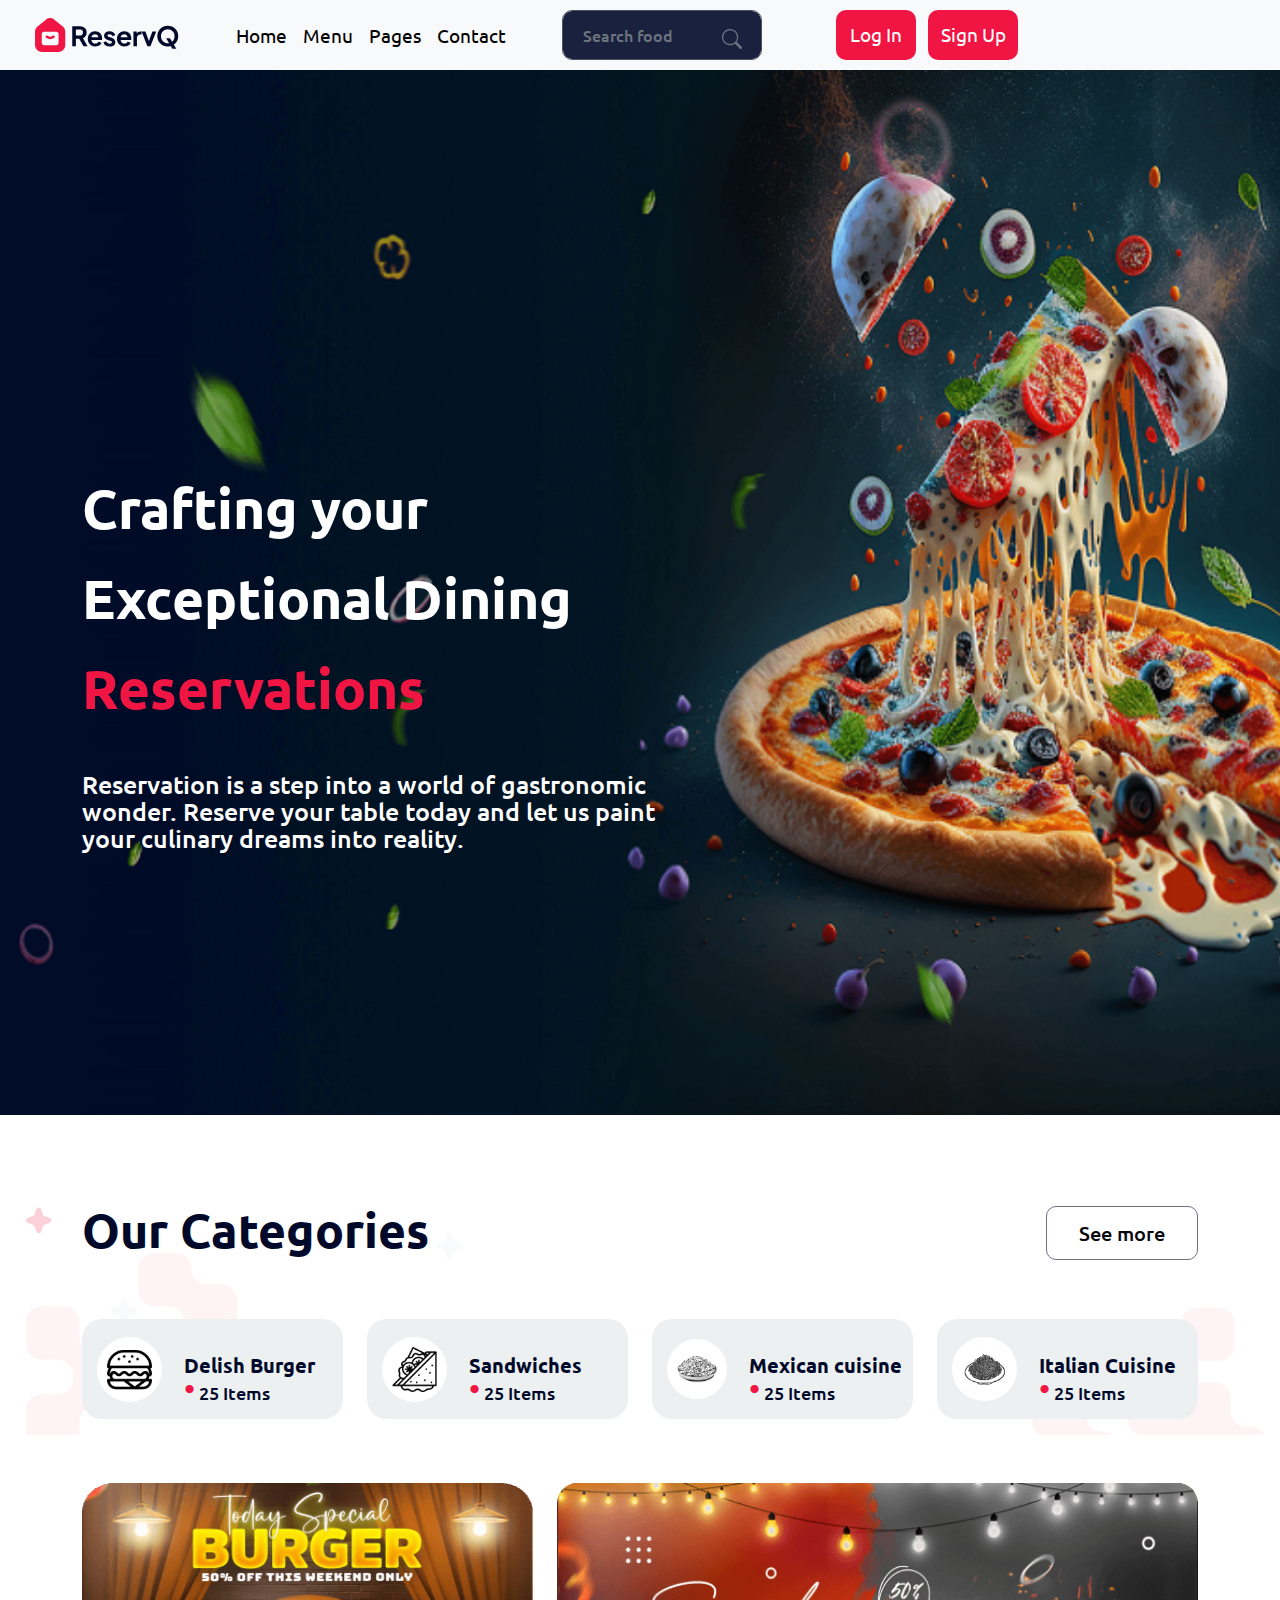
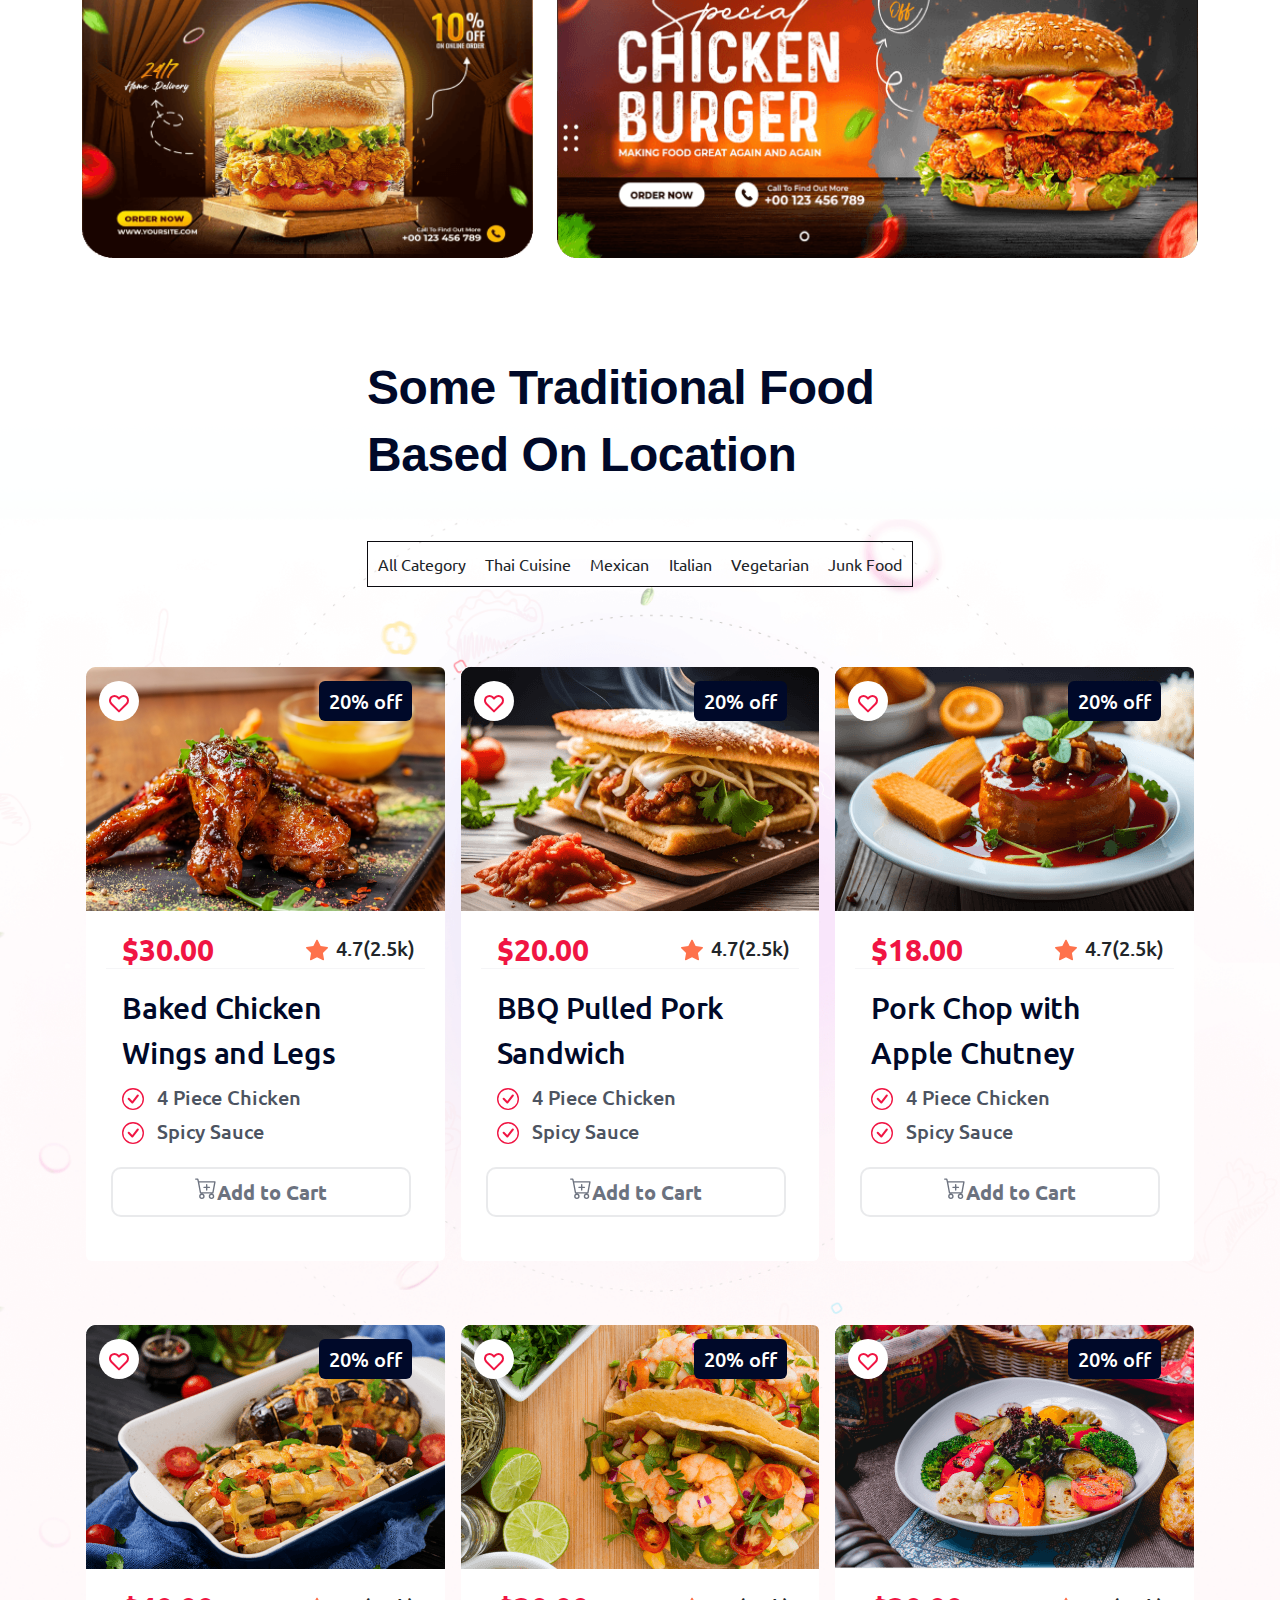
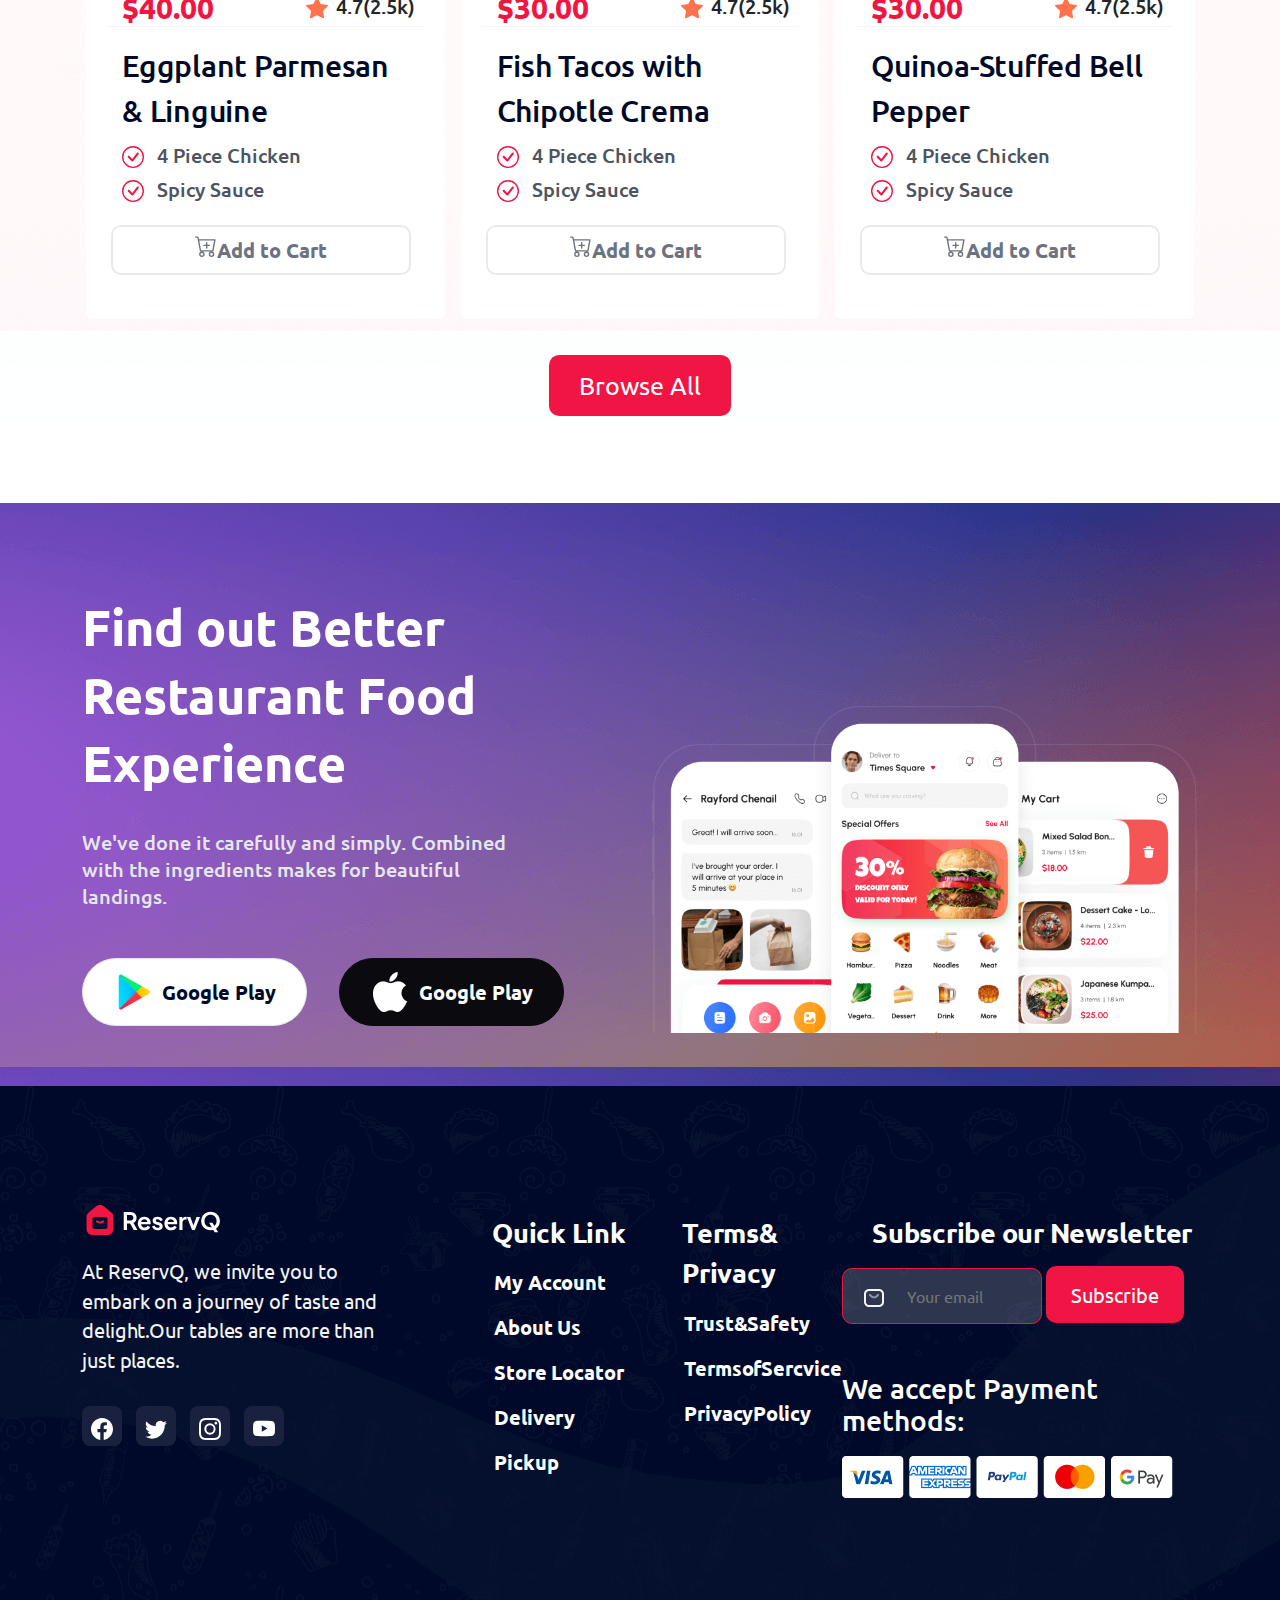
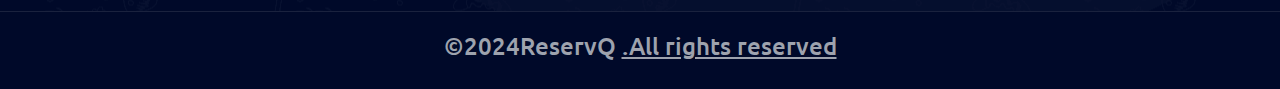
<file: index.html>
<!DOCTYPE html>
<html lang="en">
<head>
    <meta charset="UTF-8">
    <meta name="viewport" content="width=device-width, initial-scale=1.0">

    <link rel="stylesheet" href="BootstrapClass/css/bootstrap.css">
    <link rel="stylesheet" href="BootstrapClass/fontawesome/css/all.css">
    <link rel="stylesheet" href="index.css">
    <link rel="preconnect" href="https://fonts.googleapis.com">
<link rel="preconnect" href="https://fonts.gstatic.com" crossorigin>
<link href="https://fonts.googleapis.com/css2?family=Inter:ital,opsz,wght@0,14..32,100..900;1,14..32,100..900&family=Playfair+Display:ital,wght@0,400..900;1,400..900&family=Ubuntu:ital,wght@0,300;0,400;0,500;0,700;1,300;1,400;1,500;1,700&display=swap" rel="stylesheet">
    <title>Document</title>
</head>
<body>
    <!-- Header start -->

    <header class="header">
        <div class="container">
            <div class="row">
                <div class="col-lg-12">
                    <nav class="navbar navbar-expand-lg navbar-light bg-light fixed-top">
    
                        <img src="pictures/images/logo/logo-header.svg" alt="">
        
                        <button class="navbar-toggler" type="button" data-bs-toggle="collapse" data-bs-target="#myMenu" aria-controls="myMenu" aria-expanded="false" aria-label="Toggle navigation">
                            <span class="navbar-toggler-icon"></span>
                        </button>
                        <div class="collapse navbar-collapse" id="myMenu">
                            <ul class="navbar-nav mx-5 mb-2 mb-lg-0">
                                <li class="nav-item">
                                    <a style="color: #000;" href="index.html" class="nav-link">Home</a>
                                </li>
                                <li class="nav-item">
                                    <a style="color: #000;" href="food-menu.html" class="nav-link">Menu</a>
                                </li>
                                <li class="nav-item d-none d-lg-flex">
                                    <a style="color: #000;" href="blog.html" class="nav-link">Pages</a>
                                </li>
                                <li class="nav-item d-lg-none d-flex">
                                    <a style="color: #000;" href="about-us.html" class="nav-link">About Us</a>
                                </li>
                                <li class="nav-item d-lg-flex" d-flex>
                                    <a style="color: #000;" href="contact.html" class="nav-link">Contact</a>
                                </li>
                                <li class="nav-item d-lg-none d-flex">
                                    <a style="color: #000;" href="blog.html" class="nav-link">Blog</a>
                                </li>
                            </ul>
        
                            <div class="nav-btn d-none d-lg-flex">
                                <div class="nav-btn1">
                                    <input type="text" class="form-control" id="example" placeholder="Search food">
                                    <div class="search">
                                        <button type="submit" id="submit">
                                            <svg class="mx-3" xmlns="http://www.w3.org/2000/svg" width="20" height="20" fill="currentColor" class="bi bi-search" viewBox="0 0 16 16">
                                                <path d="M11.742 10.344a6.5 6.5 0 1 0-1.397 1.398h-.001q.044.06.098.115l3.85 3.85a1 1 0 0 0 1.415-1.414l-3.85-3.85a1 1 0 0 0-.115-.1zM12 6.5a5.5 5.5 0 1 1-11 0 5.5 5.5 0 0 1 11 0"/>
                                            </svg>
                                        </button>
                                    </div>
                                </div>
        
                                <div class="link me-auto">
                                    <a href="login.html" class="main-btn-four">Log In</a>
                                    <a href="login.html" class="main-btn">Sign Up</a>
                                </div>
                            </div>
                        </div>
                        </div>
                    </nav>
                </div>
                
            </div>
        </div>
       </div>
    </header>

    <!-- Header end -->





    <!-- Banner start -->

    <section class="banner-two">
        <div class="container">
            <div class="row">
                <div class="col-lg-12 col-md-12 col-sm-12">
                    
                    <div class="banner-title">
                        <h1>Crafting your Exceptional Dining
                            <span>Reservations</span></h1>
                
                        <p>Reservation is a step into a world of gastronomic wonder. Reserve your table today and
                            let us paint your culinary dreams into reality.</p>
                    </div>
                </div>
            </div>
        </div>
    </section>

    <!-- Banner end -->





    <!-- Categories start -->

    <section class="categories">
        <div class="container">
            <div class="row align-items-center">
                <div class="col-lg-6 col-md-6 col-sm-6">
                    <div class="categories-head">
                        <h2>Our Categories</h2>
                    </div>
                </div>

                <div class="col-lg-6 col-md-6 col-sm-6">
                    <div class="seemore">
                        <a href="food-menu.html" class="change">See more</a>
                    </div>
                </div>
            </div>

            <div class="row mt-5">
                <div class="col-lg-3 col-md-6 mb-3">
                    <div class="categories-item">
                        <div class="categories-icon">
                            <div class="image">
                                <span>
                                    <img class="image1" src="pictures/images/icon/Burger free icons designed by Freepik.jpg" alt="">
                                </span>
                            </div>
                        </div>

                        <div class="content1">
                            <h3>Delish Burger</h3>
                           <h4> <span style="font-size: 30px; color: #F01543;">&bull;</span> 25 Items</h4>
                        </div>
                    </div>
                </div>
    
                <div class="col-lg-3 col-md-6 mb-3">
                    <div class="categories-item">
                        <div class="categories-icon">
                            <div class="image">
                                <span>
                                    <img class="image1" src="pictures/images/icon/Sandwich free icons designed by turkkub.jpg" alt="">
                                </span>
                            </div>
                        </div>

                        <div class="content1">
                            <h3>Sandwiches</h3>
                           <h4> <span style="font-size: 30px; color: #F01543;">&bull;</span> 25 Items</h4>
                        </div>
                    </div>
                </div>
    
                <div class="col-lg-3 col-md-6 mb-3">
                    <div class="categories-item">
                        <div class="categories-icon">
                            <div class="image2">
                                <span>
                                    <img class="image1" src="pictures/images/icon/Nachos_Mexican_Cheese_Chips_Toppings_Food_png_Images__Homemade_Cooking__Flavorful_Dish_sketch-removebg-preview (1).png" alt="">
                                </span>
                            </div>
                        </div>

                        <div class="content1">
                            <h3>Mexican cuisine</h3>
                           <h4> <span style="font-size: 30px; color: #F01543;">&bull;</span> 25 Items</h4>
                        </div>
                    </div>
                </div>
    
                <div class="col-lg-3 col-md-6">
                    <div class="categories-item">
                        <div class="categories-icon">
                            <div class="image3">
                                <span>
                                    <img class="image1" src="pictures/images/icon/Holzdruck Poster Spaghetti Teller, Kunstdruck Küche, Küche Bilder, Original Holzschnitt, Original Holzdruck, handgedrucktes Poster - Etsy_de.jpg" alt="">
                                </span>
                            </div>
                        </div>

                        <div class="content1">
                            <h3>Italian Cuisine</h3>
                           <h4> <span style="font-size: 30px; color: #F01543;">&bull;</span> 25 Items</h4>
                        </div>
                    </div>
                </div>
            </div>
        </div>
    </section>

    <!-- Categories end -->




    <!-- Food details start -->

    <div class="food food-content mt-5">
        <div class="container">
            <div class="row">
                <div class="col-lg-5 col-md-7 col-sm-12 mb-3">
                    <div class="food-img">
                        <a href="food-menu.html"> <img src="pictures/images/thumb/promobanner-01.png" alt="" class="w-100"></a>
                    </div>
                </div>

                <div class="col-lg-7 col-md-7 col-sm-12">
                    <div class="food-img">
                        <a href="food-menu.html"> <img src="pictures/images/thumb/PromoBanner-1.png" alt="" class="w-100"></a>
                    </div>
                </div>
            </div>
        </div>
    </div>

    <!-- Food details end -->



    <!-- Traditional food start -->


    <section class="traditional">
        <div class="container">
            <div class="row justify-content-center">
                <div class="col col-lg-6">
                    <div class="header">
                        <h1>Some Traditional Food Based On Location</h1>
                    </div>
                </div>

                <div class="grid">
                    <div class="row justify-content-center">
                        <div class="col-lg-6">
                            <ul>
                                <li>All Category</li>
                                <li>Thai Cuisine</li>
                                <li>Mexican</li>
                                <li>Italian</li>
                                <li>Vegetarian</li>
                                <li>Junk Food</li>
                            </ul>
                        </div>

                        <div class="row g-3">
                            <div class="col col-lg-4 col-md-6 mb-5 ">
                                <div id="content">
                                    <div class="item">
                                        <div class="item-img">
                                            <img src="pictures/images/thumb/featured-1.png" alt="">
    
                                            <div class="icon-overlay">
                                                <div class="left-text">
                                                    <div class="left-icon">
                                                        <span>
                                                            <svg width="24" height="24" viewBox="0 0 24 24" fill="none"
                                                            xmlns="http://www.w3.org/2000/svg">
                                                            <path
                                                                d="M4.31804 6.31804C3.90017 6.7359 3.5687 7.23198 3.34255 7.77795C3.1164 8.32392 3 8.90909 3 9.50004C3 10.091 3.1164 10.6762 3.34255 11.2221C3.5687 11.7681 3.90017 12.2642 4.31804 12.682L12 20.364L19.682 12.682C20.526 11.8381 21.0001 10.6935 21.0001 9.50004C21.0001 8.30656 20.526 7.16196 19.682 6.31804C18.8381 5.47412 17.6935 5.00001 16.5 5.00001C15.3066 5.00001 14.162 5.47412 13.318 6.31804L12 7.63604L10.682 6.31804C10.2642 5.90017 9.7681 5.5687 9.22213 5.34255C8.67616 5.1164 8.09099 5 7.50004 5C6.90909 5 6.32392 5.1164 5.77795 5.34255C5.23198 5.5687 4.7359 5.90017 4.31804 6.31804V6.31804Z"
                                                                stroke="#F01543" stroke-width="2" stroke-linecap="round"
                                                                stroke-linejoin="round" />
                                                        </svg> 
                                                        </span>
                                                    </div>
                                                    <div class="right-text">
                                                        <h5>20% off</h5>
                                                    </div>
                                                </div>
                                            </div>
                                        </div>
    
                                        <div class="item-text1">
                                            <div class="price">
                                                <div class="price-tag">
                                                    <div class="left mt-3 mx-3">
                                                        <h3>$30.00</h3>
                                                    </div>
        
                                                    <div class="right ">
                                                        <div class="price-icon">
                                                            <span>
                                                                <svg xmlns="http://www.w3.org/2000/svg" width="22" height="22" fill="currentColor" class="bi bi-star-fill" viewBox="0 0 16 16">
                                                                    <path d="M3.612 15.443c-.386.198-.824-.149-.746-.592l.83-4.73L.173 6.765c-.329-.314-.158-.888.283-.95l4.898-.696L7.538.792c.197-.39.73-.39.927 0l2.184 4.327 4.898.696c.441.062.612.636.282.95l-3.522 3.356.83 4.73c.078.443-.36.79-.746.592L8 13.187l-4.389 2.256z"/>
                                                                </svg>
                                                            </span>
                                                        </div>
                                                        <h5>4.7(2.5k)</h5>
                                                    </div>
                                                </div>
                                            </div>
        
                                            <div class="item-text mx-3 mt-3">
                                                <h3><a href="all-food.html">Baked Chicken Wings and Legs</a></h3>
                                            </div>
                                            
                                            <div class="text-item-icon-item">
                                                <div class="icon-item mx-3">
                                                    <div class="icon">
                                                        <svg xmlns="http://www.w3.org/2000/svg" width="22" height="22" fill="currentColor" class="bi bi-check-circle" viewBox="0 0 16 16">
                                                            <path d="M8 15A7 7 0 1 1 8 1a7 7 0 0 1 0 14m0 1A8 8 0 1 0 8 0a8 8 0 0 0 0 16"/>
                                                            <path d="m10.97 4.97-.02.022-3.473 4.425-2.093-2.094a.75.75 0 0 0-1.06 1.06L6.97 11.03a.75.75 0 0 0 1.079-.02l3.992-4.99a.75.75 0 0 0-1.071-1.05"/>
                                                        </svg>
                                                    </div>
                
                                                    <div class="text">
                                                        <h5>4 Piece Chicken</h5>
                                                    </div>
                                                </div>
                
                                                <div class="icon-item mx-3">
                                                    <div class="icon">
                                                        <svg xmlns="http://www.w3.org/2000/svg" width="22" height="22" fill="currentColor" class="bi bi-check-circle" viewBox="0 0 16 16">
                                                            <path d="M8 15A7 7 0 1 1 8 1a7 7 0 0 1 0 14m0 1A8 8 0 1 0 8 0a8 8 0 0 0 0 16"/>
                                                            <path d="m10.97 4.97-.02.022-3.473 4.425-2.093-2.094a.75.75 0 0 0-1.06 1.06L6.97 11.03a.75.75 0 0 0 1.079-.02l3.992-4.99a.75.75 0 0 0-1.071-1.05"/>
                                                          </svg>
                                                    </div>
                
                                                    <div class="text">
                                                        <h5>Spicy Sauce</h5>
                                                    </div>
                                                </div>
            
                                                <div class="shopping-item mt-4">
                                                    <span>
                                                        <a href="">
                                                            <svg xmlns="http://www.w3.org/2000/svg" width="22" height="22" fill="currentColor" class="bi bi-cart-plus" viewBox="0 0 16 16">
                                                                <path d="M9 5.5a.5.5 0 0 0-1 0V7H6.5a.5.5 0 0 0 0 1H8v1.5a.5.5 0 0 0 1 0V8h1.5a.5.5 0 0 0 0-1H9z"/>
                                                                <path d="M.5 1a.5.5 0 0 0 0 1h1.11l.401 1.607 1.498 7.985A.5.5 0 0 0 4 12h1a2 2 0 1 0 0 4 2 2 0 0 0 0-4h7a2 2 0 1 0 0 4 2 2 0 0 0 0-4h1a.5.5 0 0 0 .491-.408l1.5-8A.5.5 0 0 0 14.5 3H2.89l-.405-1.621A.5.5 0 0 0 2 1zm3.915 10L3.102 4h10.796l-1.313 7zM6 14a1 1 0 1 1-2 0 1 1 0 0 1 2 0m7 0a1 1 0 1 1-2 0 1 1 0 0 1 2 0"/>
                                                            </svg>
                                                            Add to Cart
                                                        </a>
                                                    </span>
                                                </div>
                                            </div>
                                        </div>
                                    </div>
                                </div>
                            </div>

                            <div class="col col-lg-4 col-md-6 mb-5 ">
                                <div id="content">
                                    <div class="item">
                                        <div class="item-img">
                                            <img src="pictures/images/thumb/traditional-2.png" alt="">
    
                                            <div class="icon-overlay">
                                                <div class="left-text">
                                                    <div class="left-icon">
                                                        <span>
                                                            <svg width="24" height="24" viewBox="0 0 24 24" fill="none"
                                                            xmlns="http://www.w3.org/2000/svg">
                                                            <path
                                                                d="M4.31804 6.31804C3.90017 6.7359 3.5687 7.23198 3.34255 7.77795C3.1164 8.32392 3 8.90909 3 9.50004C3 10.091 3.1164 10.6762 3.34255 11.2221C3.5687 11.7681 3.90017 12.2642 4.31804 12.682L12 20.364L19.682 12.682C20.526 11.8381 21.0001 10.6935 21.0001 9.50004C21.0001 8.30656 20.526 7.16196 19.682 6.31804C18.8381 5.47412 17.6935 5.00001 16.5 5.00001C15.3066 5.00001 14.162 5.47412 13.318 6.31804L12 7.63604L10.682 6.31804C10.2642 5.90017 9.7681 5.5687 9.22213 5.34255C8.67616 5.1164 8.09099 5 7.50004 5C6.90909 5 6.32392 5.1164 5.77795 5.34255C5.23198 5.5687 4.7359 5.90017 4.31804 6.31804V6.31804Z"
                                                                stroke="#F01543" stroke-width="2" stroke-linecap="round"
                                                                stroke-linejoin="round" />
                                                        </svg> 
                                                        </span>
                                                    </div>
                                                    <div class="right-text">
                                                        <h5>20% off</h5>
                                                    </div>
                                                </div>
                                            </div>
                                        </div>
    
                                        <div class="item-text1">
                                            <div class="price">
                                                <div class="price-tag">
                                                    <div class="left mt-3 mx-3">
                                                        <h3>$20.00</h3>
                                                    </div>
        
                                                    <div class="right ">
                                                        <div class="price-icon">
                                                            <span>
                                                                <svg xmlns="http://www.w3.org/2000/svg" width="22" height="22" fill="currentColor" class="bi bi-star-fill" viewBox="0 0 16 16">
                                                                    <path d="M3.612 15.443c-.386.198-.824-.149-.746-.592l.83-4.73L.173 6.765c-.329-.314-.158-.888.283-.95l4.898-.696L7.538.792c.197-.39.73-.39.927 0l2.184 4.327 4.898.696c.441.062.612.636.282.95l-3.522 3.356.83 4.73c.078.443-.36.79-.746.592L8 13.187l-4.389 2.256z"/>
                                                                </svg>
                                                            </span>
                                                        </div>
                                                        <h5>4.7(2.5k)</h5>
                                                    </div>
                                                </div>
                                            </div>
        
                                            <div class="item-text mx-3 mt-3">
                                                <h3><a href="all-food.html">BBQ Pulled Pork Sandwich</a></h3>
                                            </div>
                                            
                                            <div class="text-item-icon-item">
                                                <div class="icon-item mx-3">
                                                    <div class="icon">
                                                        <svg xmlns="http://www.w3.org/2000/svg" width="22" height="22" fill="currentColor" class="bi bi-check-circle" viewBox="0 0 16 16">
                                                            <path d="M8 15A7 7 0 1 1 8 1a7 7 0 0 1 0 14m0 1A8 8 0 1 0 8 0a8 8 0 0 0 0 16"/>
                                                            <path d="m10.97 4.97-.02.022-3.473 4.425-2.093-2.094a.75.75 0 0 0-1.06 1.06L6.97 11.03a.75.75 0 0 0 1.079-.02l3.992-4.99a.75.75 0 0 0-1.071-1.05"/>
                                                          </svg>
                                                    </div>
                
                                                    <div class="text">
                                                        <h5>4 Piece Chicken</h5>
                                                    </div>
                                                </div>
                
                                                <div class="icon-item mx-3">
                                                    <div class="icon">
                                                        <svg xmlns="http://www.w3.org/2000/svg" width="22" height="22" fill="currentColor" class="bi bi-check-circle" viewBox="0 0 16 16">
                                                            <path d="M8 15A7 7 0 1 1 8 1a7 7 0 0 1 0 14m0 1A8 8 0 1 0 8 0a8 8 0 0 0 0 16"/>
                                                            <path d="m10.97 4.97-.02.022-3.473 4.425-2.093-2.094a.75.75 0 0 0-1.06 1.06L6.97 11.03a.75.75 0 0 0 1.079-.02l3.992-4.99a.75.75 0 0 0-1.071-1.05"/>
                                                          </svg>
                                                    </div>
                
                                                    <div class="text">
                                                        <h5>Spicy Sauce</h5>
                                                    </div>
                                                </div>
            
                                                <div class="shopping-item mt-4">
                                                    <span>
                                                        <a href="">
                                                            <svg xmlns="http://www.w3.org/2000/svg" width="22" height="22" fill="currentColor" class="bi bi-cart-plus" viewBox="0 0 16 16">
                                                                <path d="M9 5.5a.5.5 0 0 0-1 0V7H6.5a.5.5 0 0 0 0 1H8v1.5a.5.5 0 0 0 1 0V8h1.5a.5.5 0 0 0 0-1H9z"/>
                                                                <path d="M.5 1a.5.5 0 0 0 0 1h1.11l.401 1.607 1.498 7.985A.5.5 0 0 0 4 12h1a2 2 0 1 0 0 4 2 2 0 0 0 0-4h7a2 2 0 1 0 0 4 2 2 0 0 0 0-4h1a.5.5 0 0 0 .491-.408l1.5-8A.5.5 0 0 0 14.5 3H2.89l-.405-1.621A.5.5 0 0 0 2 1zm3.915 10L3.102 4h10.796l-1.313 7zM6 14a1 1 0 1 1-2 0 1 1 0 0 1 2 0m7 0a1 1 0 1 1-2 0 1 1 0 0 1 2 0"/>
                                                            </svg>
                                                            Add to Cart
                                                        </a>
                                                    </span>
                                                </div>
                                            </div>
                                        </div>
                                    </div>
    
                                    
                                </div>
                            </div>

                            <div class="col col-lg-4 col-md-6 mb-5 ">
                                <div id="content">
                                    <div class="item">
                                        <div class="item-img">
                                            <img src="pictures/images/thumb/traditional-3.png" alt="">
    
                                            <div class="icon-overlay">
                                                <div class="left-text">
                                                    <div class="left-icon">
                                                        <span>
                                                            <svg width="24" height="24" viewBox="0 0 24 24" fill="none"
                                                            xmlns="http://www.w3.org/2000/svg">
                                                            <path
                                                                d="M4.31804 6.31804C3.90017 6.7359 3.5687 7.23198 3.34255 7.77795C3.1164 8.32392 3 8.90909 3 9.50004C3 10.091 3.1164 10.6762 3.34255 11.2221C3.5687 11.7681 3.90017 12.2642 4.31804 12.682L12 20.364L19.682 12.682C20.526 11.8381 21.0001 10.6935 21.0001 9.50004C21.0001 8.30656 20.526 7.16196 19.682 6.31804C18.8381 5.47412 17.6935 5.00001 16.5 5.00001C15.3066 5.00001 14.162 5.47412 13.318 6.31804L12 7.63604L10.682 6.31804C10.2642 5.90017 9.7681 5.5687 9.22213 5.34255C8.67616 5.1164 8.09099 5 7.50004 5C6.90909 5 6.32392 5.1164 5.77795 5.34255C5.23198 5.5687 4.7359 5.90017 4.31804 6.31804V6.31804Z"
                                                                stroke="#F01543" stroke-width="2" stroke-linecap="round"
                                                                stroke-linejoin="round" />
                                                        </svg> 
                                                        </span>
                                                    </div>
                                                    <div class="right-text">
                                                        <h5>20% off</h5>
                                                    </div>
                                                </div>
                                            </div>
                                        </div>
    
                                        <div class="item-text1">
                                            <div class="price">
                                                <div class="price-tag">
                                                    <div class="left mt-3 mx-3">
                                                        <h3>$18.00</h3>
                                                    </div>
        
                                                    <div class="right ">
                                                        <div class="price-icon">
                                                            <span>
                                                                <svg xmlns="http://www.w3.org/2000/svg" width="22" height="22" fill="currentColor" class="bi bi-star-fill" viewBox="0 0 16 16">
                                                                    <path d="M3.612 15.443c-.386.198-.824-.149-.746-.592l.83-4.73L.173 6.765c-.329-.314-.158-.888.283-.95l4.898-.696L7.538.792c.197-.39.73-.39.927 0l2.184 4.327 4.898.696c.441.062.612.636.282.95l-3.522 3.356.83 4.73c.078.443-.36.79-.746.592L8 13.187l-4.389 2.256z"/>
                                                                </svg>
                                                            </span>
                                                        </div>
                                                        <h5>4.7(2.5k)</h5>
                                                    </div>
                                                </div>
                                            </div>
        
                                            <div class="item-text mx-3 mt-3">
                                                <h3><a href="all-food.html">Pork Chop with Apple Chutney</a></h3>
                                            </div>
                                            
                                            <div class="text-item-icon-item">
                                                <div class="icon-item mx-3">
                                                    <div class="icon">
                                                        <svg xmlns="http://www.w3.org/2000/svg" width="22" height="22" fill="currentColor" class="bi bi-check-circle" viewBox="0 0 16 16">
                                                            <path d="M8 15A7 7 0 1 1 8 1a7 7 0 0 1 0 14m0 1A8 8 0 1 0 8 0a8 8 0 0 0 0 16"/>
                                                            <path d="m10.97 4.97-.02.022-3.473 4.425-2.093-2.094a.75.75 0 0 0-1.06 1.06L6.97 11.03a.75.75 0 0 0 1.079-.02l3.992-4.99a.75.75 0 0 0-1.071-1.05"/>
                                                          </svg>
                                                    </div>
                
                                                    <div class="text">
                                                        <h5>4 Piece Chicken</h5>
                                                    </div>
                                                </div>
                
                                                <div class="icon-item mx-3">
                                                    <div class="icon">
                                                        <svg xmlns="http://www.w3.org/2000/svg" width="22" height="22" fill="currentColor" class="bi bi-check-circle" viewBox="0 0 16 16">
                                                            <path d="M8 15A7 7 0 1 1 8 1a7 7 0 0 1 0 14m0 1A8 8 0 1 0 8 0a8 8 0 0 0 0 16"/>
                                                            <path d="m10.97 4.97-.02.022-3.473 4.425-2.093-2.094a.75.75 0 0 0-1.06 1.06L6.97 11.03a.75.75 0 0 0 1.079-.02l3.992-4.99a.75.75 0 0 0-1.071-1.05"/>
                                                          </svg>
                                                    </div>
                
                                                    <div class="text">
                                                        <h5>Spicy Sauce</h5>
                                                    </div>
                                                </div>
            
                                                <div class="shopping-item mt-4">
                                                    <span>
                                                        <a href="">
                                                            <svg xmlns="http://www.w3.org/2000/svg" width="22" height="22" fill="currentColor" class="bi bi-cart-plus" viewBox="0 0 16 16">
                                                                <path d="M9 5.5a.5.5 0 0 0-1 0V7H6.5a.5.5 0 0 0 0 1H8v1.5a.5.5 0 0 0 1 0V8h1.5a.5.5 0 0 0 0-1H9z"/>
                                                                <path d="M.5 1a.5.5 0 0 0 0 1h1.11l.401 1.607 1.498 7.985A.5.5 0 0 0 4 12h1a2 2 0 1 0 0 4 2 2 0 0 0 0-4h7a2 2 0 1 0 0 4 2 2 0 0 0 0-4h1a.5.5 0 0 0 .491-.408l1.5-8A.5.5 0 0 0 14.5 3H2.89l-.405-1.621A.5.5 0 0 0 2 1zm3.915 10L3.102 4h10.796l-1.313 7zM6 14a1 1 0 1 1-2 0 1 1 0 0 1 2 0m7 0a1 1 0 1 1-2 0 1 1 0 0 1 2 0"/>
                                                            </svg>
                                                            Add to Cart
                                                        </a>
                                                    </span>
                                                </div>
                                            </div>
                                        </div>
                                    </div>
    
                                    
                                </div>
                            </div>


                            <div class="col col-lg-4 col-md-6 mb-5 ">
                               <div id="content">
                                <div class="item">
                                    <div class="item-img">
                                        <img src="pictures/images/thumb/traditional-4.png" alt="">

                                        <div class="icon-overlay">
                                            <div class="left-text">
                                                <div class="left-icon">
                                                    <span>
                                                        <svg width="24" height="24" viewBox="0 0 24 24" fill="none"
                                                        xmlns="http://www.w3.org/2000/svg">
                                                        <path
                                                            d="M4.31804 6.31804C3.90017 6.7359 3.5687 7.23198 3.34255 7.77795C3.1164 8.32392 3 8.90909 3 9.50004C3 10.091 3.1164 10.6762 3.34255 11.2221C3.5687 11.7681 3.90017 12.2642 4.31804 12.682L12 20.364L19.682 12.682C20.526 11.8381 21.0001 10.6935 21.0001 9.50004C21.0001 8.30656 20.526 7.16196 19.682 6.31804C18.8381 5.47412 17.6935 5.00001 16.5 5.00001C15.3066 5.00001 14.162 5.47412 13.318 6.31804L12 7.63604L10.682 6.31804C10.2642 5.90017 9.7681 5.5687 9.22213 5.34255C8.67616 5.1164 8.09099 5 7.50004 5C6.90909 5 6.32392 5.1164 5.77795 5.34255C5.23198 5.5687 4.7359 5.90017 4.31804 6.31804V6.31804Z"
                                                            stroke="#F01543" stroke-width="2" stroke-linecap="round"
                                                            stroke-linejoin="round" />
                                                    </svg> 
                                                    </span>
                                                </div>
                                                <div class="right-text">
                                                    <h5>20% off</h5>
                                                </div>
                                            </div>
                                        </div>
                                    </div>

                                    <div class="item-text1">
                                        <div class="price">
                                            <div class="price-tag">
                                                <div class="left mt-3 mx-3">
                                                    <h3>$40.00</h3>
                                                </div>
    
                                                <div class="right ">
                                                    <div class="price-icon">
                                                        <span>
                                                            <svg xmlns="http://www.w3.org/2000/svg" width="22" height="22" fill="currentColor" class="bi bi-star-fill" viewBox="0 0 16 16">
                                                                <path d="M3.612 15.443c-.386.198-.824-.149-.746-.592l.83-4.73L.173 6.765c-.329-.314-.158-.888.283-.95l4.898-.696L7.538.792c.197-.39.73-.39.927 0l2.184 4.327 4.898.696c.441.062.612.636.282.95l-3.522 3.356.83 4.73c.078.443-.36.79-.746.592L8 13.187l-4.389 2.256z"/>
                                                            </svg>
                                                        </span>
                                                    </div>
                                                    <h5>4.7(2.5k)</h5>
                                                </div>
                                            </div>
                                        </div>
    
                                        <div class="item-text mx-3 mt-3">
                                            <h3><a href="all-food.html">Eggplant Parmesan & Linguine</a></h3>
                                        </div>
                                        
                                        <div class="text-item-icon-item">
                                            <div class="icon-item mx-3">
                                                <div class="icon">
                                                    <svg xmlns="http://www.w3.org/2000/svg" width="22" height="22" fill="currentColor" class="bi bi-check-circle" viewBox="0 0 16 16">
                                                        <path d="M8 15A7 7 0 1 1 8 1a7 7 0 0 1 0 14m0 1A8 8 0 1 0 8 0a8 8 0 0 0 0 16"/>
                                                        <path d="m10.97 4.97-.02.022-3.473 4.425-2.093-2.094a.75.75 0 0 0-1.06 1.06L6.97 11.03a.75.75 0 0 0 1.079-.02l3.992-4.99a.75.75 0 0 0-1.071-1.05"/>
                                                      </svg>
                                                </div>
            
                                                <div class="text">
                                                    <h5>4 Piece Chicken</h5>
                                                </div>
                                            </div>
            
                                            <div class="icon-item mx-3">
                                                <div class="icon">
                                                    <svg xmlns="http://www.w3.org/2000/svg" width="22" height="22" fill="currentColor" class="bi bi-check-circle" viewBox="0 0 16 16">
                                                        <path d="M8 15A7 7 0 1 1 8 1a7 7 0 0 1 0 14m0 1A8 8 0 1 0 8 0a8 8 0 0 0 0 16"/>
                                                        <path d="m10.97 4.97-.02.022-3.473 4.425-2.093-2.094a.75.75 0 0 0-1.06 1.06L6.97 11.03a.75.75 0 0 0 1.079-.02l3.992-4.99a.75.75 0 0 0-1.071-1.05"/>
                                                      </svg>
                                                </div>
            
                                                <div class="text">
                                                    <h5>Spicy Sauce</h5>
                                                </div>
                                            </div>
        
                                            <div class="shopping-item mt-4">
                                                <span>
                                                    <a href="">
                                                        <svg xmlns="http://www.w3.org/2000/svg" width="22" height="22" fill="currentColor" class="bi bi-cart-plus" viewBox="0 0 16 16">
                                                            <path d="M9 5.5a.5.5 0 0 0-1 0V7H6.5a.5.5 0 0 0 0 1H8v1.5a.5.5 0 0 0 1 0V8h1.5a.5.5 0 0 0 0-1H9z"/>
                                                            <path d="M.5 1a.5.5 0 0 0 0 1h1.11l.401 1.607 1.498 7.985A.5.5 0 0 0 4 12h1a2 2 0 1 0 0 4 2 2 0 0 0 0-4h7a2 2 0 1 0 0 4 2 2 0 0 0 0-4h1a.5.5 0 0 0 .491-.408l1.5-8A.5.5 0 0 0 14.5 3H2.89l-.405-1.621A.5.5 0 0 0 2 1zm3.915 10L3.102 4h10.796l-1.313 7zM6 14a1 1 0 1 1-2 0 1 1 0 0 1 2 0m7 0a1 1 0 1 1-2 0 1 1 0 0 1 2 0"/>
                                                        </svg>
                                                        Add to Cart
                                                    </a>
                                                </span>
                                            </div>
                                        </div>
                                    </div>
                                </div>

                                
                               </div>
                            </div>


                            <div class="col col-lg-4 col-md-6 mb-5">
                                <div id="content">
                                    <div class="item">
                                        <div class="item-img">
                                            <img src="pictures/images/thumb/traditional-5.png" alt="">
    
                                            <div class="icon-overlay">
                                                <div class="left-text">
                                                    <div class="left-icon">
                                                        <span>
                                                            <svg width="24" height="24" viewBox="0 0 24 24" fill="none"
                                                            xmlns="http://www.w3.org/2000/svg">
                                                            <path
                                                                d="M4.31804 6.31804C3.90017 6.7359 3.5687 7.23198 3.34255 7.77795C3.1164 8.32392 3 8.90909 3 9.50004C3 10.091 3.1164 10.6762 3.34255 11.2221C3.5687 11.7681 3.90017 12.2642 4.31804 12.682L12 20.364L19.682 12.682C20.526 11.8381 21.0001 10.6935 21.0001 9.50004C21.0001 8.30656 20.526 7.16196 19.682 6.31804C18.8381 5.47412 17.6935 5.00001 16.5 5.00001C15.3066 5.00001 14.162 5.47412 13.318 6.31804L12 7.63604L10.682 6.31804C10.2642 5.90017 9.7681 5.5687 9.22213 5.34255C8.67616 5.1164 8.09099 5 7.50004 5C6.90909 5 6.32392 5.1164 5.77795 5.34255C5.23198 5.5687 4.7359 5.90017 4.31804 6.31804V6.31804Z"
                                                                stroke="#F01543" stroke-width="2" stroke-linecap="round"
                                                                stroke-linejoin="round" />
                                                        </svg> 
                                                        </span>
                                                    </div>
                                                    <div class="right-text">
                                                        <h5>20% off</h5>
                                                    </div>
                                                </div>
                                            </div>
                                        </div>
                                        
                                        <div class="item-text1">
                                            <div class="price">
                                                <div class="price-tag">
                                                    <div class="left mt-3 mx-3">
                                                        <h3>$30.00</h3>
                                                    </div>
        
                                                    <div class="right ">
                                                        <div class="price-icon">
                                                            <span>
                                                                <svg xmlns="http://www.w3.org/2000/svg" width="22" height="22" fill="currentColor" class="bi bi-star-fill" viewBox="0 0 16 16">
                                                                    <path d="M3.612 15.443c-.386.198-.824-.149-.746-.592l.83-4.73L.173 6.765c-.329-.314-.158-.888.283-.95l4.898-.696L7.538.792c.197-.39.73-.39.927 0l2.184 4.327 4.898.696c.441.062.612.636.282.95l-3.522 3.356.83 4.73c.078.443-.36.79-.746.592L8 13.187l-4.389 2.256z"/>
                                                                </svg>
                                                            </span>
                                                        </div>
                                                        <h5>4.7(2.5k)</h5>
                                                    </div>
                                                </div>
                                            </div>
        
                                            <div class="item-text mx-3 mt-3">
                                                <h3><a href="all-food.html">Fish Tacos with Chipotle Crema</a></h3>
                                            </div>
                                            
                                            <div class="text-item-icon-item">
                                                <div class="icon-item mx-3">
                                                    <div class="icon">
                                                        <svg xmlns="http://www.w3.org/2000/svg" width="22" height="22" fill="currentColor" class="bi bi-check-circle" viewBox="0 0 16 16">
                                                            <path d="M8 15A7 7 0 1 1 8 1a7 7 0 0 1 0 14m0 1A8 8 0 1 0 8 0a8 8 0 0 0 0 16"/>
                                                            <path d="m10.97 4.97-.02.022-3.473 4.425-2.093-2.094a.75.75 0 0 0-1.06 1.06L6.97 11.03a.75.75 0 0 0 1.079-.02l3.992-4.99a.75.75 0 0 0-1.071-1.05"/>
                                                          </svg>
                                                    </div>
                
                                                    <div class="text">
                                                        <h5>4 Piece Chicken</h5>
                                                    </div>
                                                </div>
                
                                                <div class="icon-item mx-3">
                                                    <div class="icon">
                                                        <svg xmlns="http://www.w3.org/2000/svg" width="22" height="22" fill="currentColor" class="bi bi-check-circle" viewBox="0 0 16 16">
                                                            <path d="M8 15A7 7 0 1 1 8 1a7 7 0 0 1 0 14m0 1A8 8 0 1 0 8 0a8 8 0 0 0 0 16"/>
                                                            <path d="m10.97 4.97-.02.022-3.473 4.425-2.093-2.094a.75.75 0 0 0-1.06 1.06L6.97 11.03a.75.75 0 0 0 1.079-.02l3.992-4.99a.75.75 0 0 0-1.071-1.05"/>
                                                          </svg>
                                                    </div>
                
                                                    <div class="text">
                                                        <h5>Spicy Sauce</h5>
                                                    </div>
                                                </div>
            
                                                <div class="shopping-item mt-4">
                                                    <span>
                                                        <a href="">
                                                            <svg xmlns="http://www.w3.org/2000/svg" width="22" height="22" fill="currentColor" class="bi bi-cart-plus" viewBox="0 0 16 16">
                                                                <path d="M9 5.5a.5.5 0 0 0-1 0V7H6.5a.5.5 0 0 0 0 1H8v1.5a.5.5 0 0 0 1 0V8h1.5a.5.5 0 0 0 0-1H9z"/>
                                                                <path d="M.5 1a.5.5 0 0 0 0 1h1.11l.401 1.607 1.498 7.985A.5.5 0 0 0 4 12h1a2 2 0 1 0 0 4 2 2 0 0 0 0-4h7a2 2 0 1 0 0 4 2 2 0 0 0 0-4h1a.5.5 0 0 0 .491-.408l1.5-8A.5.5 0 0 0 14.5 3H2.89l-.405-1.621A.5.5 0 0 0 2 1zm3.915 10L3.102 4h10.796l-1.313 7zM6 14a1 1 0 1 1-2 0 1 1 0 0 1 2 0m7 0a1 1 0 1 1-2 0 1 1 0 0 1 2 0"/>
                                                            </svg>
                                                            Add to Cart
                                                        </a>
                                                    </span>
                                                </div>
                                            </div>
                                        </div>
                                        
                                    </div>
                                </div>
                            </div>


                            <div class="col col-lg-4 col-md-6 mb-5">
                                <div id="content">
                                    <div class="item">
                                        <div class="item-img">
                                            <img src="pictures/images/thumb/traditional-6.png" alt="">
    
                                            <div class="icon-overlay">
                                                <div class="left-text">
                                                    <div class="left-icon">
                                                        <span>
                                                            <svg width="24" height="24" viewBox="0 0 24 24" fill="none"
                                                            xmlns="http://www.w3.org/2000/svg">
                                                            <path
                                                                d="M4.31804 6.31804C3.90017 6.7359 3.5687 7.23198 3.34255 7.77795C3.1164 8.32392 3 8.90909 3 9.50004C3 10.091 3.1164 10.6762 3.34255 11.2221C3.5687 11.7681 3.90017 12.2642 4.31804 12.682L12 20.364L19.682 12.682C20.526 11.8381 21.0001 10.6935 21.0001 9.50004C21.0001 8.30656 20.526 7.16196 19.682 6.31804C18.8381 5.47412 17.6935 5.00001 16.5 5.00001C15.3066 5.00001 14.162 5.47412 13.318 6.31804L12 7.63604L10.682 6.31804C10.2642 5.90017 9.7681 5.5687 9.22213 5.34255C8.67616 5.1164 8.09099 5 7.50004 5C6.90909 5 6.32392 5.1164 5.77795 5.34255C5.23198 5.5687 4.7359 5.90017 4.31804 6.31804V6.31804Z"
                                                                stroke="#F01543" stroke-width="2" stroke-linecap="round"
                                                                stroke-linejoin="round" />
                                                        </svg> 
                                                        </span>
                                                    </div>
                                                    <div class="right-text">
                                                        <h5>20% off</h5>
                                                    </div>
                                                </div>
                                            </div>
                                        </div>
    
                                        <div class="item-text1">
                                            <div class="price">
                                                <div class="price-tag">
                                                    <div class="left mt-3 mx-3">
                                                        <h3>$30.00</h3>
                                                    </div>
        
                                                    <div class="right ">
                                                        <div class="price-icon">
                                                            <span>
                                                                <svg xmlns="http://www.w3.org/2000/svg" width="22" height="22" fill="currentColor" class="bi bi-star-fill" viewBox="0 0 16 16">
                                                                    <path d="M3.612 15.443c-.386.198-.824-.149-.746-.592l.83-4.73L.173 6.765c-.329-.314-.158-.888.283-.95l4.898-.696L7.538.792c.197-.39.73-.39.927 0l2.184 4.327 4.898.696c.441.062.612.636.282.95l-3.522 3.356.83 4.73c.078.443-.36.79-.746.592L8 13.187l-4.389 2.256z"/>
                                                                </svg>
                                                            </span>
                                                        </div>
                                                        <h5>4.7(2.5k)</h5>
                                                    </div>
                                                </div>
                                            </div>
        
                                            <div class="item-text mx-3 mt-3">
                                                <h3><a href="all-food.html">Quinoa-Stuffed Bell Pepper</a></h3>
                                            </div>
                                            
                                            <div class="text-item-icon-item">
                                                <div class="icon-item mx-3">
                                                    <div class="icon">
                                                        <svg xmlns="http://www.w3.org/2000/svg" width="22" height="22" fill="currentColor" class="bi bi-check-circle" viewBox="0 0 16 16">
                                                            <path d="M8 15A7 7 0 1 1 8 1a7 7 0 0 1 0 14m0 1A8 8 0 1 0 8 0a8 8 0 0 0 0 16"/>
                                                            <path d="m10.97 4.97-.02.022-3.473 4.425-2.093-2.094a.75.75 0 0 0-1.06 1.06L6.97 11.03a.75.75 0 0 0 1.079-.02l3.992-4.99a.75.75 0 0 0-1.071-1.05"/>
                                                          </svg>
                                                    </div>
                
                                                    <div class="text">
                                                        <h5>4 Piece Chicken</h5>
                                                    </div>
                                                </div>
                
                                                <div class="icon-item mx-3">
                                                    <div class="icon">
                                                        <svg xmlns="http://www.w3.org/2000/svg" width="22" height="22" fill="currentColor" class="bi bi-check-circle" viewBox="0 0 16 16">
                                                            <path d="M8 15A7 7 0 1 1 8 1a7 7 0 0 1 0 14m0 1A8 8 0 1 0 8 0a8 8 0 0 0 0 16"/>
                                                            <path d="m10.97 4.97-.02.022-3.473 4.425-2.093-2.094a.75.75 0 0 0-1.06 1.06L6.97 11.03a.75.75 0 0 0 1.079-.02l3.992-4.99a.75.75 0 0 0-1.071-1.05"/>
                                                          </svg>
                                                    </div>
                
                                                    <div class="text">
                                                        <h5>Spicy Sauce</h5>
                                                    </div>
                                                </div>
            
                                                <div class="shopping-item mt-4">
                                                    <span>
                                                        <a href="">
                                                            <svg xmlns="http://www.w3.org/2000/svg" width="22" height="22" fill="currentColor" class="bi bi-cart-plus" viewBox="0 0 16 16">
                                                                <path d="M9 5.5a.5.5 0 0 0-1 0V7H6.5a.5.5 0 0 0 0 1H8v1.5a.5.5 0 0 0 1 0V8h1.5a.5.5 0 0 0 0-1H9z"/>
                                                                <path d="M.5 1a.5.5 0 0 0 0 1h1.11l.401 1.607 1.498 7.985A.5.5 0 0 0 4 12h1a2 2 0 1 0 0 4 2 2 0 0 0 0-4h7a2 2 0 1 0 0 4 2 2 0 0 0 0-4h1a.5.5 0 0 0 .491-.408l1.5-8A.5.5 0 0 0 14.5 3H2.89l-.405-1.621A.5.5 0 0 0 2 1zm3.915 10L3.102 4h10.796l-1.313 7zM6 14a1 1 0 1 1-2 0 1 1 0 0 1 2 0m7 0a1 1 0 1 1-2 0 1 1 0 0 1 2 0"/>
                                                            </svg>
                                                            Add to Cart
                                                        </a>
                                                    </span>
                                                </div>
                                            </div>
                                        </div>
                                    </div>
                                </div>
                            </div>
                        </div>
                    </div>

                    <div class="row mb-5">
                        <div class="col-lg-12">
                            <div class="item-btn">
                                <a href="food-menu.html" class="btn-item">Browse All</a>
                            </div>
                        </div>
                    </div>
                </div>
            </div>
        </div>
    </section>

    <!-- Traditional food end -->



    <!-- Restuarant start -->

    <section class="restaurant">
        <div class="container">
            <div class="row align-items-center">
                <div class="col-lg-6">
                    <div class="restaurant-title">
                        <h2>Find out Better Restaurant Food Experience</h2>

                        <h4>We've done it carefully and simply. Combined with the ingredients makes for beautiful
                            landings.</h4>
                    </div>

                    <div class="restaurant-link">
                        <a href="#">
                            <span>
                                <img src="pictures/images/icon/Google_Play.png" alt="">
                            </span>Google Play
                        </a>

                        <a href="#" class="restaurant-link-two">
                            <span>
                                <img src="pictures/images/icon/apple.png" alt="">
                            </span>Google Play
                        </a>
                    </div>
                </div>

                <div class="col-lg-6 d-none d-lg-flex">
                    <div class="restaurant-img-box">
                        <div class="restaurant-img">
                            <img class="w-100" src="pictures/images/thumb/restaurant.png" alt="">
                        </div>
                    </div>
                </div>
            </div>
        </div>
    </section>

    <!-- Restuarant end-->




    <!-- Footer start -->

    <footer class="footer">
        <div class="container">
            <div class="row">
                <div class="col-lg-4 col-md-12">
                    <div class="footer-logo">
                        <div class="logo">
                            <img src="pictures/images/logo/footer-logo.svg" alt="logo">
                        </div>
            
                        <div class="footer-text">
                            <h4>At ReservQ, we invite you to embark on a journey of taste and delight.Our tables are more than just places.</h4>
            
                        </div>
                    </div>
                    <div class="footer-icon">
                        <div class="icon-footer">
                            <a href="https://www.facebook.com/" target="_blank">
                                <span>
                                    <svg xmlns="http://www.w3.org/2000/svg" width="22" height="22" fill="currentColor" class="bi bi-facebook" viewBox="0 0 16 16">
                                        <path d="M16 8.049c0-4.446-3.582-8.05-8-8.05C3.58 0-.002 3.603-.002 8.05c0 4.017 2.926 7.347 6.75 7.951v-5.625h-2.03V8.05H6.75V6.275c0-2.017 1.195-3.131 3.022-3.131.876 0 1.791.157 1.791.157v1.98h-1.009c-.993 0-1.303.621-1.303 1.258v1.51h2.218l-.354 2.326H9.25V16c3.824-.604 6.75-3.934 6.75-7.951"/>
                                    </svg>
                                </span>
                            </a>
                            <a href="https://twitter.com/" target="_blank">
                                <span>
                                    <svg xmlns="http://www.w3.org/2000/svg" width="22" height="22" fill="currentColor" class="bi bi-twitter" viewBox="0 0 16 16">
                                        <path d="M5.026 15c6.038 0 9.341-5.003 9.341-9.334q.002-.211-.006-.422A6.7 6.7 0 0 0 16 3.542a6.7 6.7 0 0 1-1.889.518 3.3 3.3 0 0 0 1.447-1.817 6.5 6.5 0 0 1-2.087.793A3.286 3.286 0 0 0 7.875 6.03a9.32 9.32 0 0 1-6.767-3.429 3.29 3.29 0 0 0 1.018 4.382A3.3 3.3 0 0 1 .64 6.575v.045a3.29 3.29 0 0 0 2.632 3.218 3.2 3.2 0 0 1-.865.115 3 3 0 0 1-.614-.057 3.28 3.28 0 0 0 3.067 2.277A6.6 6.6 0 0 1 .78 13.58a6 6 0 0 1-.78-.045A9.34 9.34 0 0 0 5.026 15"/>
                                    </svg>
                                </span>
                            </a>
                            <a href="https://www.instagram.com" target="_blank">
                                <span>
                                    <svg xmlns="http://www.w3.org/2000/svg" width="22" height="22" fill="currentColor" class="bi bi-instagram" viewBox="0 0 16 16">
                                        <path d="M8 0C5.829 0 5.556.01 4.703.048 3.85.088 3.269.222 2.76.42a3.9 3.9 0 0 0-1.417.923A3.9 3.9 0 0 0 .42 2.76C.222 3.268.087 3.85.048 4.7.01 5.555 0 5.827 0 8.001c0 2.172.01 2.444.048 3.297.04.852.174 1.433.372 1.942.205.526.478.972.923 1.417.444.445.89.719 1.416.923.51.198 1.09.333 1.942.372C5.555 15.99 5.827 16 8 16s2.444-.01 3.298-.048c.851-.04 1.434-.174 1.943-.372a3.9 3.9 0 0 0 1.416-.923c.445-.445.718-.891.923-1.417.197-.509.332-1.09.372-1.942C15.99 10.445 16 10.173 16 8s-.01-2.445-.048-3.299c-.04-.851-.175-1.433-.372-1.941a3.9 3.9 0 0 0-.923-1.417A3.9 3.9 0 0 0 13.24.42c-.51-.198-1.092-.333-1.943-.372C10.443.01 10.172 0 7.998 0zm-.717 1.442h.718c2.136 0 2.389.007 3.232.046.78.035 1.204.166 1.486.275.373.145.64.319.92.599s.453.546.598.92c.11.281.24.705.275 1.485.039.843.047 1.096.047 3.231s-.008 2.389-.047 3.232c-.035.78-.166 1.203-.275 1.485a2.5 2.5 0 0 1-.599.919c-.28.28-.546.453-.92.598-.28.11-.704.24-1.485.276-.843.038-1.096.047-3.232.047s-2.39-.009-3.233-.047c-.78-.036-1.203-.166-1.485-.276a2.5 2.5 0 0 1-.92-.598 2.5 2.5 0 0 1-.6-.92c-.109-.281-.24-.705-.275-1.485-.038-.843-.046-1.096-.046-3.233s.008-2.388.046-3.231c.036-.78.166-1.204.276-1.486.145-.373.319-.64.599-.92s.546-.453.92-.598c.282-.11.705-.24 1.485-.276.738-.034 1.024-.044 2.515-.045zm4.988 1.328a.96.96 0 1 0 0 1.92.96.96 0 0 0 0-1.92m-4.27 1.122a4.109 4.109 0 1 0 0 8.217 4.109 4.109 0 0 0 0-8.217m0 1.441a2.667 2.667 0 1 1 0 5.334 2.667 2.667 0 0 1 0-5.334"/>
                                    </svg>
                                </span>
                            </a>
                            <a href="https://www.youtube.com/" target="_blank">
                                <span>
                                    <svg xmlns="http://www.w3.org/2000/svg" width="22" height="22" fill="currentColor" class="bi bi-youtube" viewBox="0 0 16 16">
                                        <path d="M8.051 1.999h.089c.822.003 4.987.033 6.11.335a2.01 2.01 0 0 1 1.415 1.42c.101.38.172.883.22 1.402l.01.104.022.26.008.104c.065.914.073 1.77.074 1.957v.075c-.001.194-.01 1.108-.082 2.06l-.008.105-.009.104c-.05.572-.124 1.14-.235 1.558a2.01 2.01 0 0 1-1.415 1.42c-1.16.312-5.569.334-6.18.335h-.142c-.309 0-1.587-.006-2.927-.052l-.17-.006-.087-.004-.171-.007-.171-.007c-1.11-.049-2.167-.128-2.654-.26a2.01 2.01 0 0 1-1.415-1.419c-.111-.417-.185-.986-.235-1.558L.09 9.82l-.008-.104A31 31 0 0 1 0 7.68v-.123c.002-.215.01-.958.064-1.778l.007-.103.003-.052.008-.104.022-.26.01-.104c.048-.519.119-1.023.22-1.402a2.01 2.01 0 0 1 1.415-1.42c.487-.13 1.544-.21 2.654-.26l.17-.007.172-.006.086-.003.171-.007A100 100 0 0 1 7.858 2zM6.4 5.209v4.818l4.157-2.408z"/>
                                    </svg>
                                </span>
                            </a>
                        </div>
                    </div>
                </div>


                <div class="col-lg-8 col-md-12">
                    <div class="row mt-3">
                        <div class="col col-lg-3 col-md-3">
                            <div class="quick-link-items">
                                <div class="quick-link-head">
                                    <h3>Quick Link</h3>
                                </div>
            
                                <div class="quick-link-menu">
                                    <ul>
                                        <li>
                                            <a href="">My Account</a>
                                        </li>
            
                                        <li>
                                            <a href="">About Us</a>
                                        </li>
            
                                        <li>
                                            <a href="">Store Locator</a>
                                        </li>
            
                                        <li>
                                            <a href="">Delivery</a>
                                        </li>
            
                                        <li>
                                            <a href="">Pickup</a>
                                        </li>
                                    </ul>
                                </div>
                            </div>
                        </div>

                        <div class="col col-lg-3 col-md-3">
                            <div class="quick-link-items">
                                <div class="quick-link-head">
                                    <h3>Terms& Privacy</h3>
                                </div>
            
                                <div class="quick-link-menu">
                                    <ul>
                                        <li>
                                            <a href="">Trust&Safety</a>
                                        </li>
            
                                        <li>
                                            <a href="">TermsofSercvice</a>
                                        </li>
            
                                        <li>
                                            <a href="">PrivacyPolicy</a>
                                        </li>
                                    </ul>
                                </div>
                            </div>
                        </div>

                        <div class="col-lg-6 col-md-6">
                            <div class="quick-link-items">
                                <div class="quick-link-head">
                                    <h3>Subscribe our Newsletter</h3>
                                </div>

                                <div class="quick-link-icon mt-3">
                                    <div class="icon-quick">
                                        <img src="pictures/images/icon/sms.png" alt="">
                                    </div>
                                    <input id="examples@gmail.com" type="email" class="form-control1 mb-3" placeholder="Your email">
                                    <a href="" class="quick-link">Subscribe</a>
                                </div>

                                <div class="quick-link-text">
                                    <h6>We accept Payment methods:</h6>
                                </div>

                                <div class="quick-link-img">
                                    <a href="">
                                        <img src="pictures/images/small/Visa.png" alt="">
                                    </a>
                                    <a href="">
                                        <img src="pictures/images/small/Amex.png" alt="">
                                    </a>
                                    <a href="">
                                        <img src="pictures/images/small/PayPal.png" alt="">
                                    </a>
                                    <a href="">
                                        <img src="pictures/images/small/Mastercard.png" alt="">
                                    </a>
                                    <a href="">
                                        <img src="pictures/images/small/GooglePay.png" alt="">
                                    </a>
                                </div>
                            </div>
                        </div>
                    </div>
                </div>
            </div>
        </div>
    </footer>

    <!-- Footer end -->



    <div class="copyright">
        <div class="container">
            <div class="row">
                <div class="c0l-lg-12">
                    <div class="copyright-text">
                        <h4>&copy;2024ReservQ <span>.All rights reserved</span></h4>
                    </div>
                </div>
            </div>
        </div>
    </div>

<script src="BootstrapClass/js/bootstrap.js"></script>
</body>
</html>
</file>
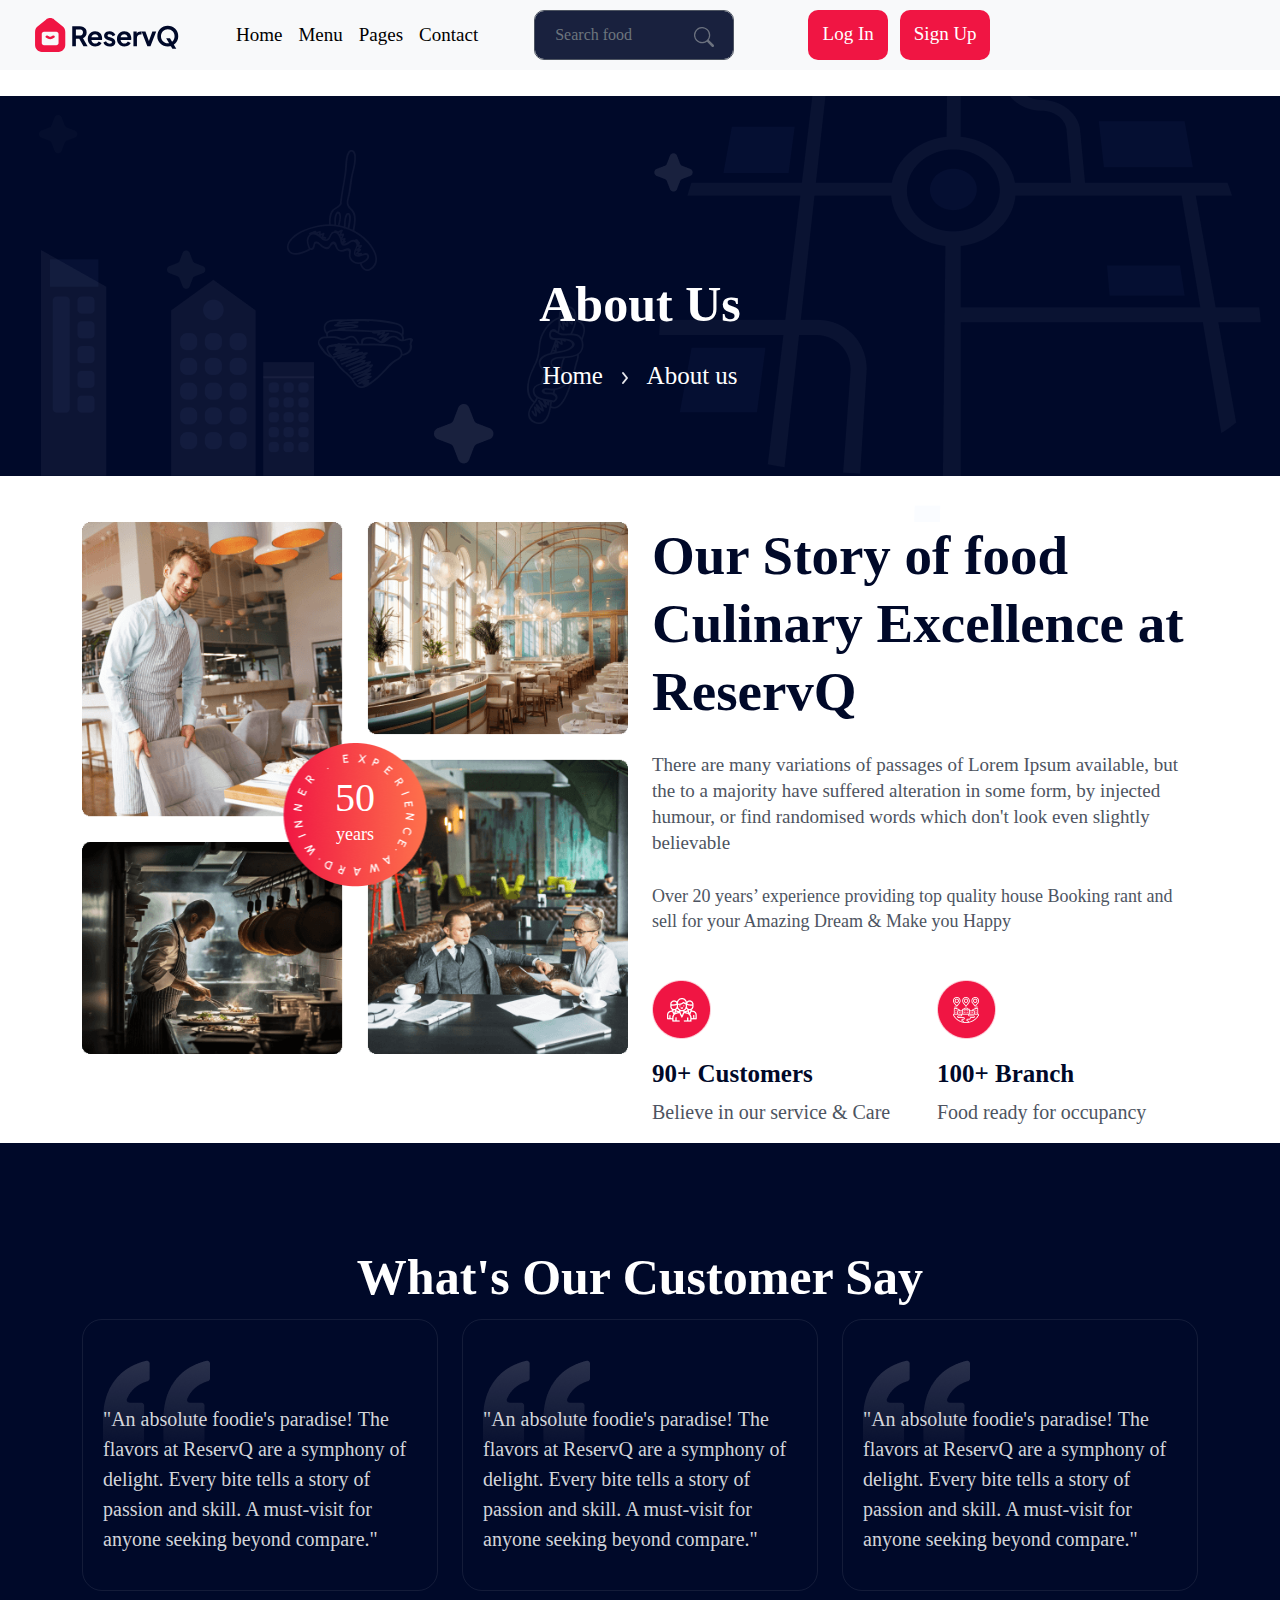
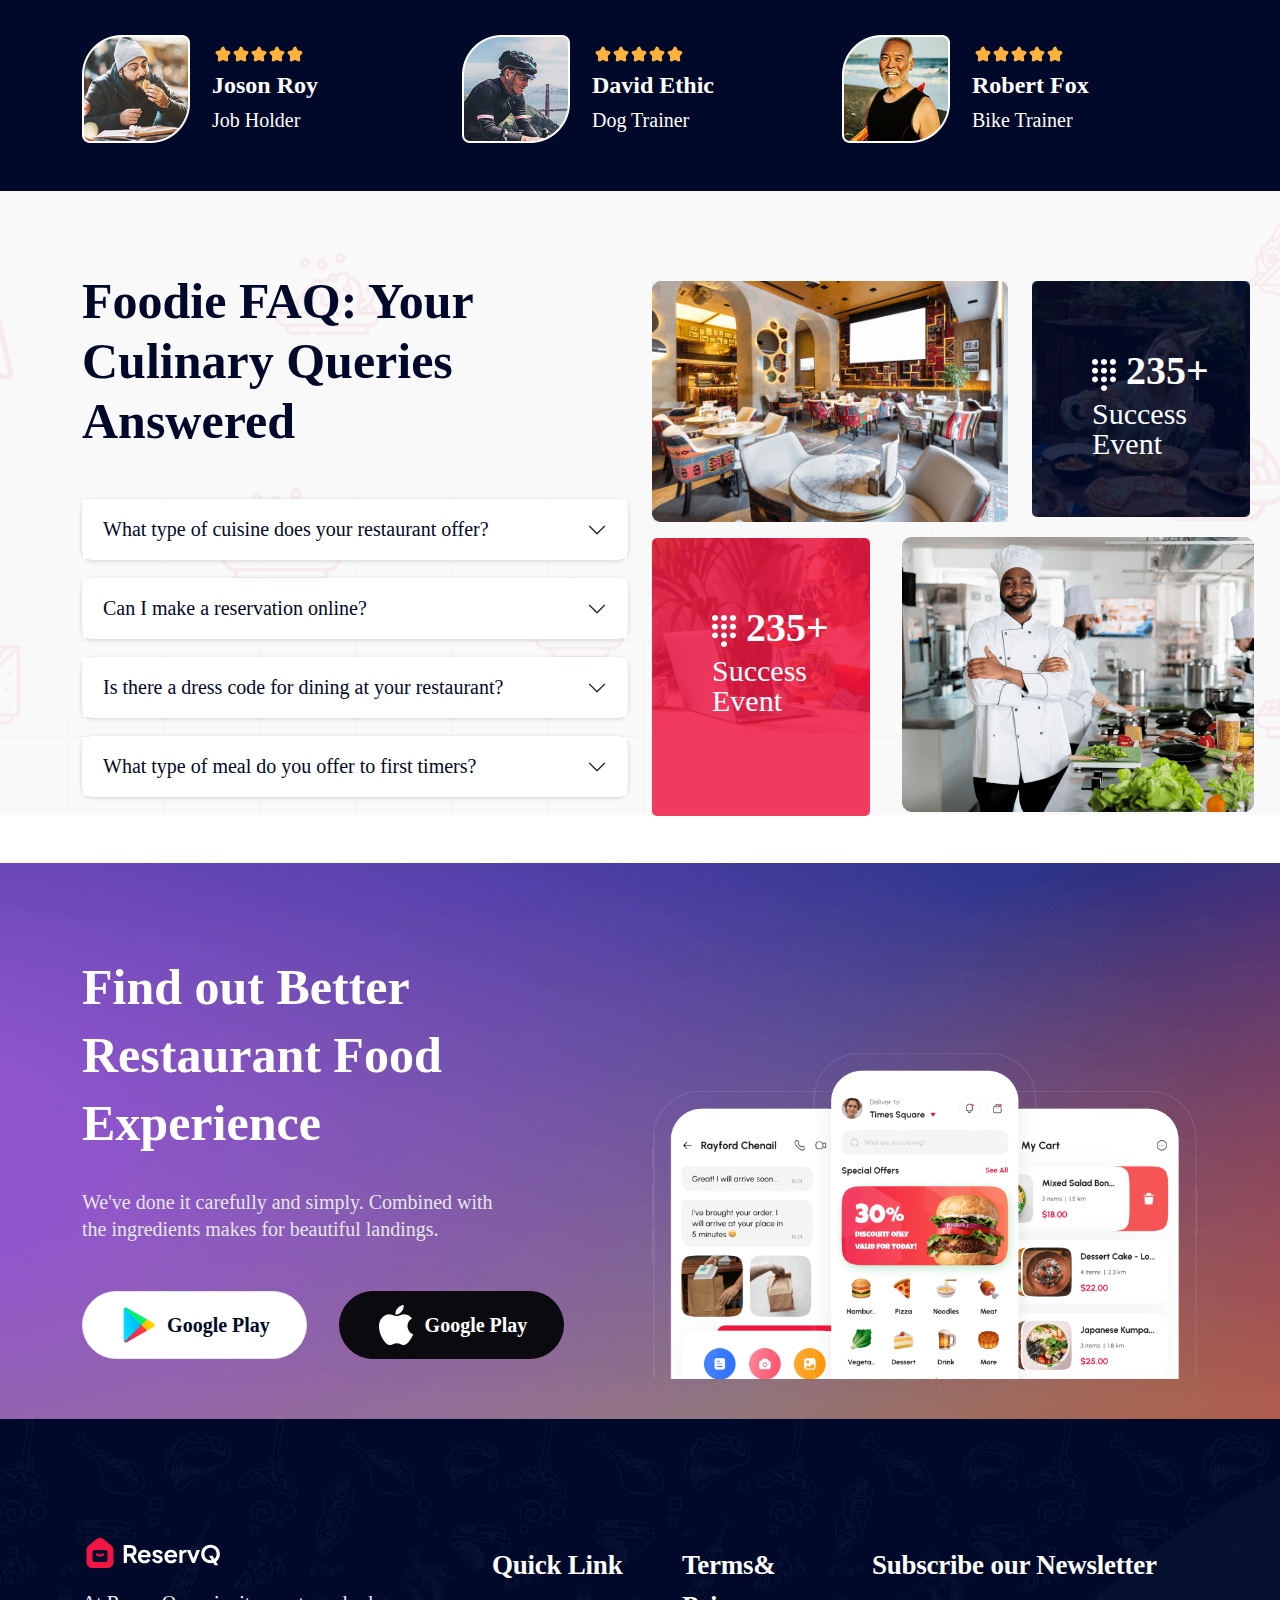
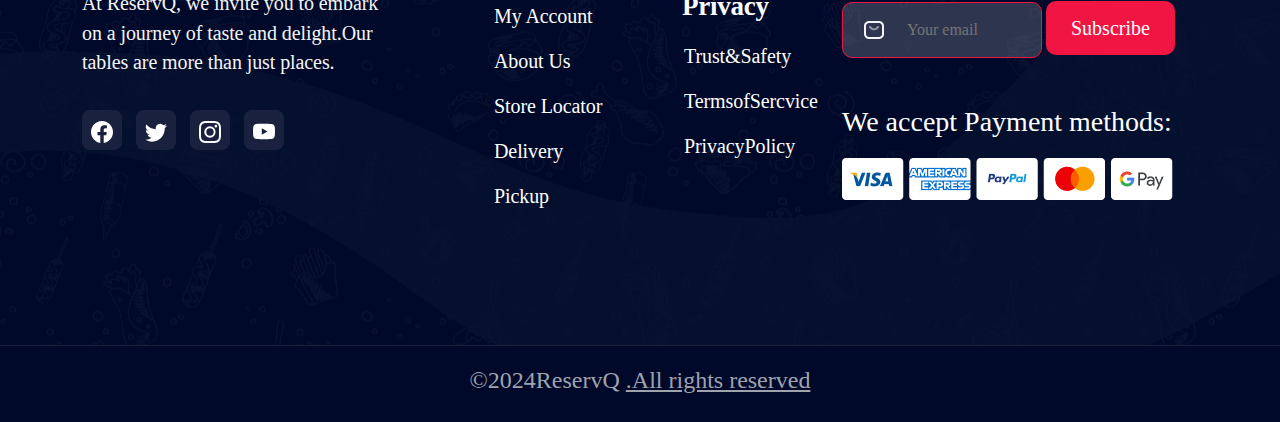
<file: about-us.html>
<!DOCTYPE html>
<html lang="en">
<head>
    <meta charset="UTF-8">
    <meta name="viewport" content="width=device-width, initial-scale=1.0">

    <link rel="stylesheet" href="BootstrapClass/css/bootstrap.css">
    <link rel="stylesheet" href="index.css">
    <title>Document</title>
</head>
<body>
    
    <!-- Header start -->

    <header class="header">
        <div class="container">
            <div class="row">
                <div class="col-lg-12">
                    <nav class="navbar navbar-expand-lg navbar-light bg-light fixed-top">
    
                        <img src="pictures/images/logo/logo-header.svg" alt="">
        
                        <button class="navbar-toggler" type="button" data-bs-toggle="collapse" data-bs-target="#myMenu" aria-controls="myMenu" aria-expanded="false" aria-label="Toggle navigation">
                            <span class="navbar-toggler-icon"></span>
                        </button>
                        <div class="collapse navbar-collapse" id="myMenu">
                            <ul class="navbar-nav mx-5 mb-2 mb-lg-0">
                                <li class="nav-item">
                                    <a style="color: #000;" href="index.html" class="nav-link">Home</a>
                                </li>
                                <li class="nav-item">
                                    <a style="color: #000;" href="food-menu.html" class="nav-link">Menu</a>
                                </li>
                                <li class="nav-item d-none d-lg-flex">
                                    <a style="color: #000;" href="blog.html" class="nav-link">Pages</a>
                                </li>
                                <li class="nav-item d-lg-none d-flex">
                                    <a style="color: #000;" href="about-us.html" class="nav-link">About Us</a>
                                </li>
                                <li class="nav-item d-lg-flex" d-flex>
                                    <a style="color: #000;" href="contact.html" class="nav-link">Contact</a>
                                </li>
                                <li class="nav-item d-lg-none d-flex">
                                    <a style="color: #000;" href="blog.html" class="nav-link">Blog</a>
                                </li>
                            </ul>
        
                            <div class="nav-btn d-none d-lg-flex">
                                <div class="nav-btn1">
                                    <input type="text" class="form-control" id="example" placeholder="Search food">
                                    <div class="search">
                                        <button type="submit" id="submit">
                                            <svg class="mx-3" xmlns="http://www.w3.org/2000/svg" width="20" height="20" fill="currentColor" class="bi bi-search" viewBox="0 0 16 16">
                                                <path d="M11.742 10.344a6.5 6.5 0 1 0-1.397 1.398h-.001q.044.06.098.115l3.85 3.85a1 1 0 0 0 1.415-1.414l-3.85-3.85a1 1 0 0 0-.115-.1zM12 6.5a5.5 5.5 0 1 1-11 0 5.5 5.5 0 0 1 11 0"/>
                                            </svg>
                                        </button>
                                    </div>
                                </div>
        
                                <div class="link me-auto">
                                    <a href="login.html" class="main-btn-four">Log In</a>
                                    <a href="login.html" class="main-btn">Sign Up</a>
                                </div>
                            </div>
                        </div>
                        </div>
                    </nav>
                </div>
                
            </div>
        </div>
       </div>
    </header>

    <!-- Header end -->




    <!-- Banner start -->

    <div class="inner-banner">
        <div class="container">
            <div class="row">
                <div class="col-lg-12">
                    <div class="banner-head">
                        <h1>About  Us</h1>
                    </div>

                    <div class="banner-item">
                        <div class="b-item">
                            <a href="index.html">Home</a>
                        </div>

                        <div class="b-icon">
                            <span>
                                <svg width="24" height="24" viewBox="0 0 24 24" fill="none"
                                        xmlns="http://www.w3.org/2000/svg">
                                        <path d="M10 7L14 12L10 17" stroke="#E5E6EB" stroke-width="2"
                                            stroke-linecap="round" stroke-linejoin="round" />
                                    </svg>
                            </span>
                        </div>
                        <div class="b-item">
                            <span>About us</span>
                        </div>
                    </div>
                </div>
            </div>
        </div>
    </div>

    <!-- Banner end -->




    <!-- About start -->

    <section class="about">
        <div class="container">
            <div class="row">
                <div class="col-lg-6 mb-3">
                    <div class="a-img">
                        <img src="pictures/images/thumb/about-thumb.png" class="w-100" alt="">

                        <div class="a-img-overlay">
                            <div class="a-img-img-overlay">
                                <img src="pictures/images/small/Button.png">
                            </div>

                            <div class="a-img-text">
                                <h2>50</h2>
                                <span>years</span>
                            </div>
                        </div>
                    </div>
                </div>


                <div class="col-lg-6">
                    <div class="a-head">
                        <h2>Our Story of food Culinary Excellence at ReservQ</h2>

                        <h5>There are many variations of passages of Lorem Ipsum available, 
                        but the to a majority have suffered alteration in some form, by 
                        injected humour, or find randomised words which don't look even 
                        slightly believable</h5>
                    </div>

                    <div class="a-text">
                        <p>Over 20 years’ experience providing top quality house 
                        Booking rant and sell for your Amazing Dream & Make you Happy</p>                    
                    </div>


                    <div class="row">
                        <div class="col-lg-6">
                            <div class="a-item">
                                <div class="a-icon">
                                    <img src="pictures/images/icon/about-icon-1.png" alt="">
                                </div>

                                <div class="a-icon-text">
                                    <h3>90+ Customers</h3>
                                    <p>Believe in our service & Care</p>
                                </div>
                            </div>
                        </div>

                        <div class="col-lg-6">
                            <div class="a-item">
                                <div class="a-icon">
                                    <img src="pictures/images/icon/about-icon-2.png" alt="">
                                </div>

                                <div class="a-icon-text">
                                    <h3>100+ Branch</h3>

                                    <p>Food ready for occupancy</p>
                                </div>
                            </div>
                        </div>
                    </div>
                </div>
            </div>
        </div>
    </section>

    <!-- About end -->




    <!-- Customer start -->

    <section class="customer">
        <div class="container">
            <div class="row">
                <div class="col-lg-12">
                    <div class="c-head">
                        <h2>What's Our Customer Say</h2>
                    </div>
                </div>
            </div>

            <div class="row">
                <div class="col-lg-4 col-md-6">
                    <div class="c-item">
                        <div class="c-img">
                            <img src="pictures/images/icon/customer-icon.png" alt="">
                        </div>

                        <div class="c-item-text">
                            <p>"An absolute foodie's paradise! The flavors at
                                ReservQ are a symphony of delight. Every bite tells a story of passion and skill. A
                                must-visit for anyone seeking beyond compare."</p>
                        </div>
                    </div>

                    <div class="customer-inner pb-5">

                        <div class="customer-img">
                            <img src="pictures/images/small/customer-1.png" alt="">
                        </div>
                        <div class="customer-icon">
                            <img src="pictures/images/icon/star.svg" alt="">
                            <img src="pictures/images/icon/star.svg" alt="">
                            <img src="pictures/images/icon/star.svg" alt="">
                            <img src="pictures/images/icon/star.svg" alt="">
                            <img src="pictures/images/icon/star.svg" alt="">
                        </div>

                        <h3>Joson Roy</h3>
                        <h5>Job Holder</h5>
                    </div>
                </div>


                <div class="col-lg-4 col-md-6">
                    <div class="c-item">
                        <div class="c-img">
                            <img src="pictures/images/icon/customer-icon.png" alt="">
                        </div>

                        <div class="c-item-text">
                            <p>"An absolute foodie's paradise! The flavors at
                                ReservQ are a symphony of delight. Every bite tells a story of passion and skill. A
                                must-visit for anyone seeking beyond compare."</p>
                        </div>
                    </div>

                    <div class="customer-inner pb-5">

                        <div class="customer-img">
                            <img src="pictures/images/small/customer-2.png" alt="">
                        </div>
                        <div class="customer-icon">
                            <img src="pictures/images/icon/star.svg" alt="">
                            <img src="pictures/images/icon/star.svg" alt="">
                            <img src="pictures/images/icon/star.svg" alt="">
                            <img src="pictures/images/icon/star.svg" alt="">
                            <img src="pictures/images/icon/star.svg" alt="">
                        </div>

                        <h3>David Ethic</h3>
                        <h5>Dog Trainer</h5>
                    </div>
                </div>


                <div class="col-lg-4 col-md-6">
                    <div class="c-item">
                        <div class="c-img">
                            <img src="pictures/images/icon/customer-icon.png" alt="">
                        </div>

                        <div class="c-item-text">
                            <p>"An absolute foodie's paradise! The flavors at
                                ReservQ are a symphony of delight. Every bite tells a story of passion and skill. A
                                must-visit for anyone seeking beyond compare."</p>
                        </div>
                    </div>

                    <div class="customer-inner pb-5">

                        <div class="customer-img">
                            <img src="pictures/images/small/customer-3.png" alt="">
                        </div>
                        <div class="customer-icon">
                            <img src="pictures/images/icon/star.svg" alt="">
                            <img src="pictures/images/icon/star.svg" alt="">
                            <img src="pictures/images/icon/star.svg" alt="">
                            <img src="pictures/images/icon/star.svg" alt="">
                            <img src="pictures/images/icon/star.svg" alt="">
                        </div>

                        <h3>Robert Fox</h3>
                        <h5>Bike Trainer</h5>
                    </div>
                </div>
            </div>
        </div>
    </section>

    <!-- Customer end -->



    <!-- FAQ start -->

    <section class="faq mb-5 d-lg-flex d-none">
        <div class="container">
            <div class="row">
                <div class="col-lg-6 col-md-12">
                    <div class="faq-head">
                        <h2>Foodie FAQ: Your Culinary Queries Answered</h2>
                    </div>

                    <div class="faq-menu">

                        <div class="accordion accordion-flush" id="accordionFlushExample">

                            <div class="accordion-item">
                                <h2 class="accordion-header" id="flush-headingOne">
                                    <button class="accordion-button collapsed" type="button" data-bs-toggle="collapse" data-bs-target="#flush-collapseOne" aria-expanded="false" aria-controls="flush-collapseOne">
                                        What type of cuisine does your restaurant offer?
                                    </button>
                                </h2>
                                <div id="flush-collapseOne" class="accordion-collapse collapse" aria-labelledby="flush-headingOne" data-bs-parent="#accordionFlushExample">
                                    <div class="accordion-body">We offer [insert type of cuisine, e.g., Italian, Asian fusion, 
                                        Mediterranean] cuisine that combines traditional flavors with modern twists.
                                    </div>
                                </div>
                            </div>


                            <div class="accordion-item">
                            <h2 class="accordion-header" id="flush-headingTwo">
                                <button class="accordion-button collapsed" type="button" data-bs-toggle="collapse" data-bs-target="#flush-collapseTwo" aria-expanded="false" aria-controls="flush-collapseTwo">
                                Can I make a reservation online?
                                </button>
                            </h2>
                            <div id="flush-collapseTwo" class="accordion-collapse collapse" aria-labelledby="flush-headingTwo" data-bs-parent="#accordionFlushExample">
                                <div class="accordion-body">We offer [insert type of cuisine, e.g., Italian, Asian fusion, 
                                    Mediterranean] cuisine that combines traditional flavors with modern twists.
                                </div>
                            </div>
                            </div>

                            
                            <div class="accordion-item">
                            <h2 class="accordion-header" id="flush-headingThree">
                                <button class="accordion-button collapsed" type="button" data-bs-toggle="collapse" data-bs-target="#flush-collapseThree" aria-expanded="false" aria-controls="flush-collapseThree">
                                Is there a dress code for dining at your restaurant?
                                </button>
                            </h2>
                            <div id="flush-collapseThree" class="accordion-collapse collapse" aria-labelledby="flush-headingThree" data-bs-parent="#accordionFlushExample">
                                <div class="accordion-body">We offer [insert type of cuisine, e.g., Italian, Asian fusion, 
                                    Mediterranean] cuisine that combines traditional flavors with modern twists.
                                </div>
                            </div>
                            </div>


                            <div class="accordion-item">
                                <h2 class="accordion-header" id="flush-headingFour">
                                    <button class="accordion-button collapsed" type="button" data-bs-toggle="collapse" data-bs-target="#flush-collapseFour" aria-expanded="false" aria-controls="flush-collapseFour">
                                    What type of meal do you offer to first timers?
                                    </button>
                                </h2>
                                <div id="flush-collapseFour" class="accordion-collapse collapse" aria-labelledby="flush-headingFour" data-bs-parent="#accordionFlushExample">
                                    <div class="accordion-body">We offer [insert type of cuisine, e.g., Italian, Asian fusion, 
                                        Mediterranean] cuisine that combines traditional flavors with modern twists.
                                    </div>
                                </div>
                                </div>
                        </div>
                    </div>
                </div>


                <div class="col-lg-6 col-md-12 faq-main">
                    <div class="row">
                        <div class="col-lg-8">
                            <div class="faq-img">
                                <img src="pictures/images/thumb/faq-1.png" alt="" class="w-100">
                            </div>
                        </div>

                        <div class="col-lg-4">
                            <div class="faq-img">
                                <div class="faq-img-two">
                                    <img src="pictures/images/thumb/faq-2.png" alt="" class="w-100">
                                </div>

                                <div class="faq-img-overlay">
                                    <div class="overlay-text">
                                        <h2>
                                            <span>
                                                <svg width="24" height="32" viewBox="0 0 24 32" fill="none"
                                                    xmlns="http://www.w3.org/2000/svg">
                                                    <path
                                                        d="M12 26.1844C10.3275 26.1844 8.9625 27.4919 8.9625 29.0922C8.9625 30.6926 10.3275 32 12 32C13.6725 32 15.0375 30.6926 15.0375 29.0922C15.0375 27.499 13.6725 26.1844 12 26.1844ZM3.0375 0C1.365 0 0 1.30743 0 2.90779C0 4.50815 1.365 5.81558 3.0375 5.81558C4.71 5.81558 6.075 4.50815 6.075 2.90779C6.075 1.30743 4.71 0 3.0375 0ZM3.0375 8.73052C1.365 8.73052 0 10.038 0 11.6383C0 13.2387 1.365 14.5461 3.0375 14.5461C4.71 14.5461 6.075 13.2387 6.075 11.6383C6.075 10.038 4.71 8.73052 3.0375 8.73052ZM3.0375 17.461C1.365 17.461 0 18.7685 0 20.3688C0 21.9692 1.365 23.2766 3.0375 23.2766C4.71 23.2766 6.075 21.9692 6.075 20.3688C6.075 18.7685 4.71 17.461 3.0375 17.461ZM20.9625 5.82273C22.635 5.82273 24 4.51529 24 2.91494C24 1.31458 22.635 0 20.9625 0C19.29 0 17.925 1.30743 17.925 2.90779C17.925 4.50815 19.29 5.82273 20.9625 5.82273ZM12 17.461C10.3275 17.461 8.9625 18.7685 8.9625 20.3688C8.9625 21.9692 10.3275 23.2766 12 23.2766C13.6725 23.2766 15.0375 21.9692 15.0375 20.3688C15.0375 18.7685 13.6725 17.461 12 17.461ZM20.9625 17.461C19.29 17.461 17.925 18.7685 17.925 20.3688C17.925 21.9692 19.29 23.2766 20.9625 23.2766C22.635 23.2766 24 21.9692 24 20.3688C24 18.7685 22.635 17.461 20.9625 17.461ZM20.9625 8.73052C19.29 8.73052 17.925 10.038 17.925 11.6383C17.925 13.2387 19.29 14.5461 20.9625 14.5461C22.635 14.5461 24 13.2387 24 11.6383C24 10.038 22.635 8.73052 20.9625 8.73052ZM12 8.73052C10.3275 8.73052 8.9625 10.038 8.9625 11.6383C8.9625 13.2387 10.3275 14.5461 12 14.5461C13.6725 14.5461 15.0375 13.2387 15.0375 11.6383C15.0375 10.038 13.6725 8.73052 12 8.73052ZM12 0C10.3275 0 8.9625 1.30743 8.9625 2.90779C8.9625 4.50815 10.3275 5.81558 12 5.81558C13.6725 5.81558 15.0375 4.50815 15.0375 2.90779C15.0375 1.30743 13.6725 0 12 0Z"
                                                        fill="white" />
                                                </svg>
                                            </span>
                                            235+
                                        </h2>

                                        <h4>Success <br>Event</h4>
                                    </div>
                                </div>
                            </div>
                        </div>


                        <div class="col-lg-4 mt-3">
                            <div class="faq-img">
                                <div class="faq-img-two faq-img-3">
                                    <img src="pictures/images/thumb/faq-3.png" alt="" class="w-100">
                                </div>

                                <div class="faq-img-overlay faq-img-overlay-two">
                                    <div class="overlay-text">
                                        <h2>
                                            <span>
                                                <svg width="24" height="32" viewBox="0 0 24 32" fill="none"
                                                    xmlns="http://www.w3.org/2000/svg">
                                                    <path
                                                        d="M12 26.1844C10.3275 26.1844 8.9625 27.4919 8.9625 29.0922C8.9625 30.6926 10.3275 32 12 32C13.6725 32 15.0375 30.6926 15.0375 29.0922C15.0375 27.499 13.6725 26.1844 12 26.1844ZM3.0375 0C1.365 0 0 1.30743 0 2.90779C0 4.50815 1.365 5.81558 3.0375 5.81558C4.71 5.81558 6.075 4.50815 6.075 2.90779C6.075 1.30743 4.71 0 3.0375 0ZM3.0375 8.73052C1.365 8.73052 0 10.038 0 11.6383C0 13.2387 1.365 14.5461 3.0375 14.5461C4.71 14.5461 6.075 13.2387 6.075 11.6383C6.075 10.038 4.71 8.73052 3.0375 8.73052ZM3.0375 17.461C1.365 17.461 0 18.7685 0 20.3688C0 21.9692 1.365 23.2766 3.0375 23.2766C4.71 23.2766 6.075 21.9692 6.075 20.3688C6.075 18.7685 4.71 17.461 3.0375 17.461ZM20.9625 5.82273C22.635 5.82273 24 4.51529 24 2.91494C24 1.31458 22.635 0 20.9625 0C19.29 0 17.925 1.30743 17.925 2.90779C17.925 4.50815 19.29 5.82273 20.9625 5.82273ZM12 17.461C10.3275 17.461 8.9625 18.7685 8.9625 20.3688C8.9625 21.9692 10.3275 23.2766 12 23.2766C13.6725 23.2766 15.0375 21.9692 15.0375 20.3688C15.0375 18.7685 13.6725 17.461 12 17.461ZM20.9625 17.461C19.29 17.461 17.925 18.7685 17.925 20.3688C17.925 21.9692 19.29 23.2766 20.9625 23.2766C22.635 23.2766 24 21.9692 24 20.3688C24 18.7685 22.635 17.461 20.9625 17.461ZM20.9625 8.73052C19.29 8.73052 17.925 10.038 17.925 11.6383C17.925 13.2387 19.29 14.5461 20.9625 14.5461C22.635 14.5461 24 13.2387 24 11.6383C24 10.038 22.635 8.73052 20.9625 8.73052ZM12 8.73052C10.3275 8.73052 8.9625 10.038 8.9625 11.6383C8.9625 13.2387 10.3275 14.5461 12 14.5461C13.6725 14.5461 15.0375 13.2387 15.0375 11.6383C15.0375 10.038 13.6725 8.73052 12 8.73052ZM12 0C10.3275 0 8.9625 1.30743 8.9625 2.90779C8.9625 4.50815 10.3275 5.81558 12 5.81558C13.6725 5.81558 15.0375 4.50815 15.0375 2.90779C15.0375 1.30743 13.6725 0 12 0Z"
                                                        fill="white" />
                                                </svg>
                                            </span>
                                            235+
                                        </h2>

                                        <h4>Success <br>Event</h4>
                                    </div>
                                </div>
                            </div>
                        </div>

                        <div class="col-lg-8">
                            <div class="faq-img-anime">
                                <img src="pictures/images/thumb/faq-4.png" alt="" class="w-100">
                            </div>
                        </div>

                    </div>
                </div>
            </div>
        </div>
    </section>

    <!-- FAQ end -->


    <!-- Restuarant start -->

    <section class="restaurant">
        <div class="container">
            <div class="row align-items-center">
                <div class="col-lg-6">
                    <div class="restaurant-title">
                        <h2>Find out Better Restaurant Food Experience</h2>

                        <h4>We've done it carefully and simply. Combined with the ingredients makes for beautiful
                            landings.</h4>
                    </div>

                    <div class="restaurant-link">
                        <a href="#">
                            <span>
                                <img src="pictures/images/icon/Google_Play.png" alt="">
                            </span>Google Play
                        </a>

                        <a href="#" class="restaurant-link-two">
                            <span>
                                <img src="pictures/images/icon/apple.png" alt="">
                            </span>Google Play
                        </a>
                    </div>
                </div>

                <div class="col-lg-6 d-none d-lg-flex">
                    <div class="restaurant-img-box">
                        <div class="restaurant-img">
                            <img class="w-100" src="pictures/images/thumb/restaurant.png" alt="">
                        </div>
                    </div>
                </div>
            </div>
        </div>
    </section>

    <!-- Restuarant end-->




    <!-- Footer start -->

    <footer class="footer">
        <div class="container">
            <div class="row">
                <div class="col-lg-4 col-md-12">
                    <div class="footer-logo">
                        <div class="logo">
                            <img src="pictures/images/logo/footer-logo.svg" alt="logo">
                        </div>
            
                        <div class="footer-text">
                            <h4>At ReservQ, we invite you to embark on a journey of taste and delight.Our tables are more than just places.</h4>
            
                        </div>
                    </div>
                    <div class="footer-icon">
                        <div class="icon-footer">
                            <a href="https://www.facebook.com/" target="_blank">
                                <span>
                                    <svg xmlns="http://www.w3.org/2000/svg" width="22" height="22" fill="currentColor" class="bi bi-facebook" viewBox="0 0 16 16">
                                        <path d="M16 8.049c0-4.446-3.582-8.05-8-8.05C3.58 0-.002 3.603-.002 8.05c0 4.017 2.926 7.347 6.75 7.951v-5.625h-2.03V8.05H6.75V6.275c0-2.017 1.195-3.131 3.022-3.131.876 0 1.791.157 1.791.157v1.98h-1.009c-.993 0-1.303.621-1.303 1.258v1.51h2.218l-.354 2.326H9.25V16c3.824-.604 6.75-3.934 6.75-7.951"/>
                                    </svg>
                                </span>
                            </a>
                            <a href="https://twitter.com/" target="_blank">
                                <span>
                                    <svg xmlns="http://www.w3.org/2000/svg" width="22" height="22" fill="currentColor" class="bi bi-twitter" viewBox="0 0 16 16">
                                        <path d="M5.026 15c6.038 0 9.341-5.003 9.341-9.334q.002-.211-.006-.422A6.7 6.7 0 0 0 16 3.542a6.7 6.7 0 0 1-1.889.518 3.3 3.3 0 0 0 1.447-1.817 6.5 6.5 0 0 1-2.087.793A3.286 3.286 0 0 0 7.875 6.03a9.32 9.32 0 0 1-6.767-3.429 3.29 3.29 0 0 0 1.018 4.382A3.3 3.3 0 0 1 .64 6.575v.045a3.29 3.29 0 0 0 2.632 3.218 3.2 3.2 0 0 1-.865.115 3 3 0 0 1-.614-.057 3.28 3.28 0 0 0 3.067 2.277A6.6 6.6 0 0 1 .78 13.58a6 6 0 0 1-.78-.045A9.34 9.34 0 0 0 5.026 15"/>
                                    </svg>
                                </span>
                            </a>
                            <a href="https://www.instagram.com" target="_blank">
                                <span>
                                    <svg xmlns="http://www.w3.org/2000/svg" width="22" height="22" fill="currentColor" class="bi bi-instagram" viewBox="0 0 16 16">
                                        <path d="M8 0C5.829 0 5.556.01 4.703.048 3.85.088 3.269.222 2.76.42a3.9 3.9 0 0 0-1.417.923A3.9 3.9 0 0 0 .42 2.76C.222 3.268.087 3.85.048 4.7.01 5.555 0 5.827 0 8.001c0 2.172.01 2.444.048 3.297.04.852.174 1.433.372 1.942.205.526.478.972.923 1.417.444.445.89.719 1.416.923.51.198 1.09.333 1.942.372C5.555 15.99 5.827 16 8 16s2.444-.01 3.298-.048c.851-.04 1.434-.174 1.943-.372a3.9 3.9 0 0 0 1.416-.923c.445-.445.718-.891.923-1.417.197-.509.332-1.09.372-1.942C15.99 10.445 16 10.173 16 8s-.01-2.445-.048-3.299c-.04-.851-.175-1.433-.372-1.941a3.9 3.9 0 0 0-.923-1.417A3.9 3.9 0 0 0 13.24.42c-.51-.198-1.092-.333-1.943-.372C10.443.01 10.172 0 7.998 0zm-.717 1.442h.718c2.136 0 2.389.007 3.232.046.78.035 1.204.166 1.486.275.373.145.64.319.92.599s.453.546.598.92c.11.281.24.705.275 1.485.039.843.047 1.096.047 3.231s-.008 2.389-.047 3.232c-.035.78-.166 1.203-.275 1.485a2.5 2.5 0 0 1-.599.919c-.28.28-.546.453-.92.598-.28.11-.704.24-1.485.276-.843.038-1.096.047-3.232.047s-2.39-.009-3.233-.047c-.78-.036-1.203-.166-1.485-.276a2.5 2.5 0 0 1-.92-.598 2.5 2.5 0 0 1-.6-.92c-.109-.281-.24-.705-.275-1.485-.038-.843-.046-1.096-.046-3.233s.008-2.388.046-3.231c.036-.78.166-1.204.276-1.486.145-.373.319-.64.599-.92s.546-.453.92-.598c.282-.11.705-.24 1.485-.276.738-.034 1.024-.044 2.515-.045zm4.988 1.328a.96.96 0 1 0 0 1.92.96.96 0 0 0 0-1.92m-4.27 1.122a4.109 4.109 0 1 0 0 8.217 4.109 4.109 0 0 0 0-8.217m0 1.441a2.667 2.667 0 1 1 0 5.334 2.667 2.667 0 0 1 0-5.334"/>
                                    </svg>
                                </span>
                            </a>
                            <a href="https://www.youtube.com/" target="_blank">
                                <span>
                                    <svg xmlns="http://www.w3.org/2000/svg" width="22" height="22" fill="currentColor" class="bi bi-youtube" viewBox="0 0 16 16">
                                        <path d="M8.051 1.999h.089c.822.003 4.987.033 6.11.335a2.01 2.01 0 0 1 1.415 1.42c.101.38.172.883.22 1.402l.01.104.022.26.008.104c.065.914.073 1.77.074 1.957v.075c-.001.194-.01 1.108-.082 2.06l-.008.105-.009.104c-.05.572-.124 1.14-.235 1.558a2.01 2.01 0 0 1-1.415 1.42c-1.16.312-5.569.334-6.18.335h-.142c-.309 0-1.587-.006-2.927-.052l-.17-.006-.087-.004-.171-.007-.171-.007c-1.11-.049-2.167-.128-2.654-.26a2.01 2.01 0 0 1-1.415-1.419c-.111-.417-.185-.986-.235-1.558L.09 9.82l-.008-.104A31 31 0 0 1 0 7.68v-.123c.002-.215.01-.958.064-1.778l.007-.103.003-.052.008-.104.022-.26.01-.104c.048-.519.119-1.023.22-1.402a2.01 2.01 0 0 1 1.415-1.42c.487-.13 1.544-.21 2.654-.26l.17-.007.172-.006.086-.003.171-.007A100 100 0 0 1 7.858 2zM6.4 5.209v4.818l4.157-2.408z"/>
                                    </svg>
                                </span>
                            </a>
                        </div>
                    </div>
                </div>


                <div class="col-lg-8 col-md-12">
                    <div class="row mt-3">
                        <div class="col col-lg-3 col-md-3">
                            <div class="quick-link-items">
                                <div class="quick-link-head">
                                    <h3>Quick Link</h3>
                                </div>
            
                                <div class="quick-link-menu">
                                    <ul>
                                        <li>
                                            <a href="">My Account</a>
                                        </li>
            
                                        <li>
                                            <a href="">About Us</a>
                                        </li>
            
                                        <li>
                                            <a href="">Store Locator</a>
                                        </li>
            
                                        <li>
                                            <a href="">Delivery</a>
                                        </li>
            
                                        <li>
                                            <a href="">Pickup</a>
                                        </li>
                                    </ul>
                                </div>
                            </div>
                        </div>

                        <div class="col col-lg-3 col-md-3">
                            <div class="quick-link-items">
                                <div class="quick-link-head">
                                    <h3>Terms& Privacy</h3>
                                </div>
            
                                <div class="quick-link-menu">
                                    <ul>
                                        <li>
                                            <a href="">Trust&Safety</a>
                                        </li>
            
                                        <li>
                                            <a href="">TermsofSercvice</a>
                                        </li>
            
                                        <li>
                                            <a href="">PrivacyPolicy</a>
                                        </li>
                                    </ul>
                                </div>
                            </div>
                        </div>

                        <div class="col-lg-6 col-md-6">
                            <div class="quick-link-items">
                                <div class="quick-link-head">
                                    <h3>Subscribe our Newsletter</h3>
                                </div>

                                <div class="quick-link-icon mt-3">
                                    <div class="icon-quick">
                                        <img src="pictures/images/icon/sms.png" alt="">
                                    </div>
                                    <input id="examples@gmail.com" type="email" class="form-control1 mb-3" placeholder="Your email">
                                    <a href="" class="quick-link">Subscribe</a>
                                </div>

                                <div class="quick-link-text">
                                    <h6>We accept Payment methods:</h6>
                                </div>

                                <div class="quick-link-img">
                                    <a href="">
                                        <img src="pictures/images/small/Visa.png" alt="">
                                    </a>
                                    <a href="">
                                        <img src="pictures/images/small/Amex.png" alt="">
                                    </a>
                                    <a href="">
                                        <img src="pictures/images/small/PayPal.png" alt="">
                                    </a>
                                    <a href="">
                                        <img src="pictures/images/small/Mastercard.png" alt="">
                                    </a>
                                    <a href="">
                                        <img src="pictures/images/small/GooglePay.png" alt="">
                                    </a>
                                </div>
                            </div>
                        </div>
                    </div>
                </div>
            </div>
        </div>
    </footer>

    <!-- Footer end -->



    <div class="copyright">
        <div class="container">
            <div class="row">
                <div class="c0l-lg-12">
                    <div class="copyright-text">
                        <h4>&copy;2024ReservQ <span>.All rights reserved</span></h4>
                    </div>
                </div>
            </div>
        </div>
    </div>


<script src="BootstrapClass/js/bootstrap.js"></script>
</body>
</html>
</file>
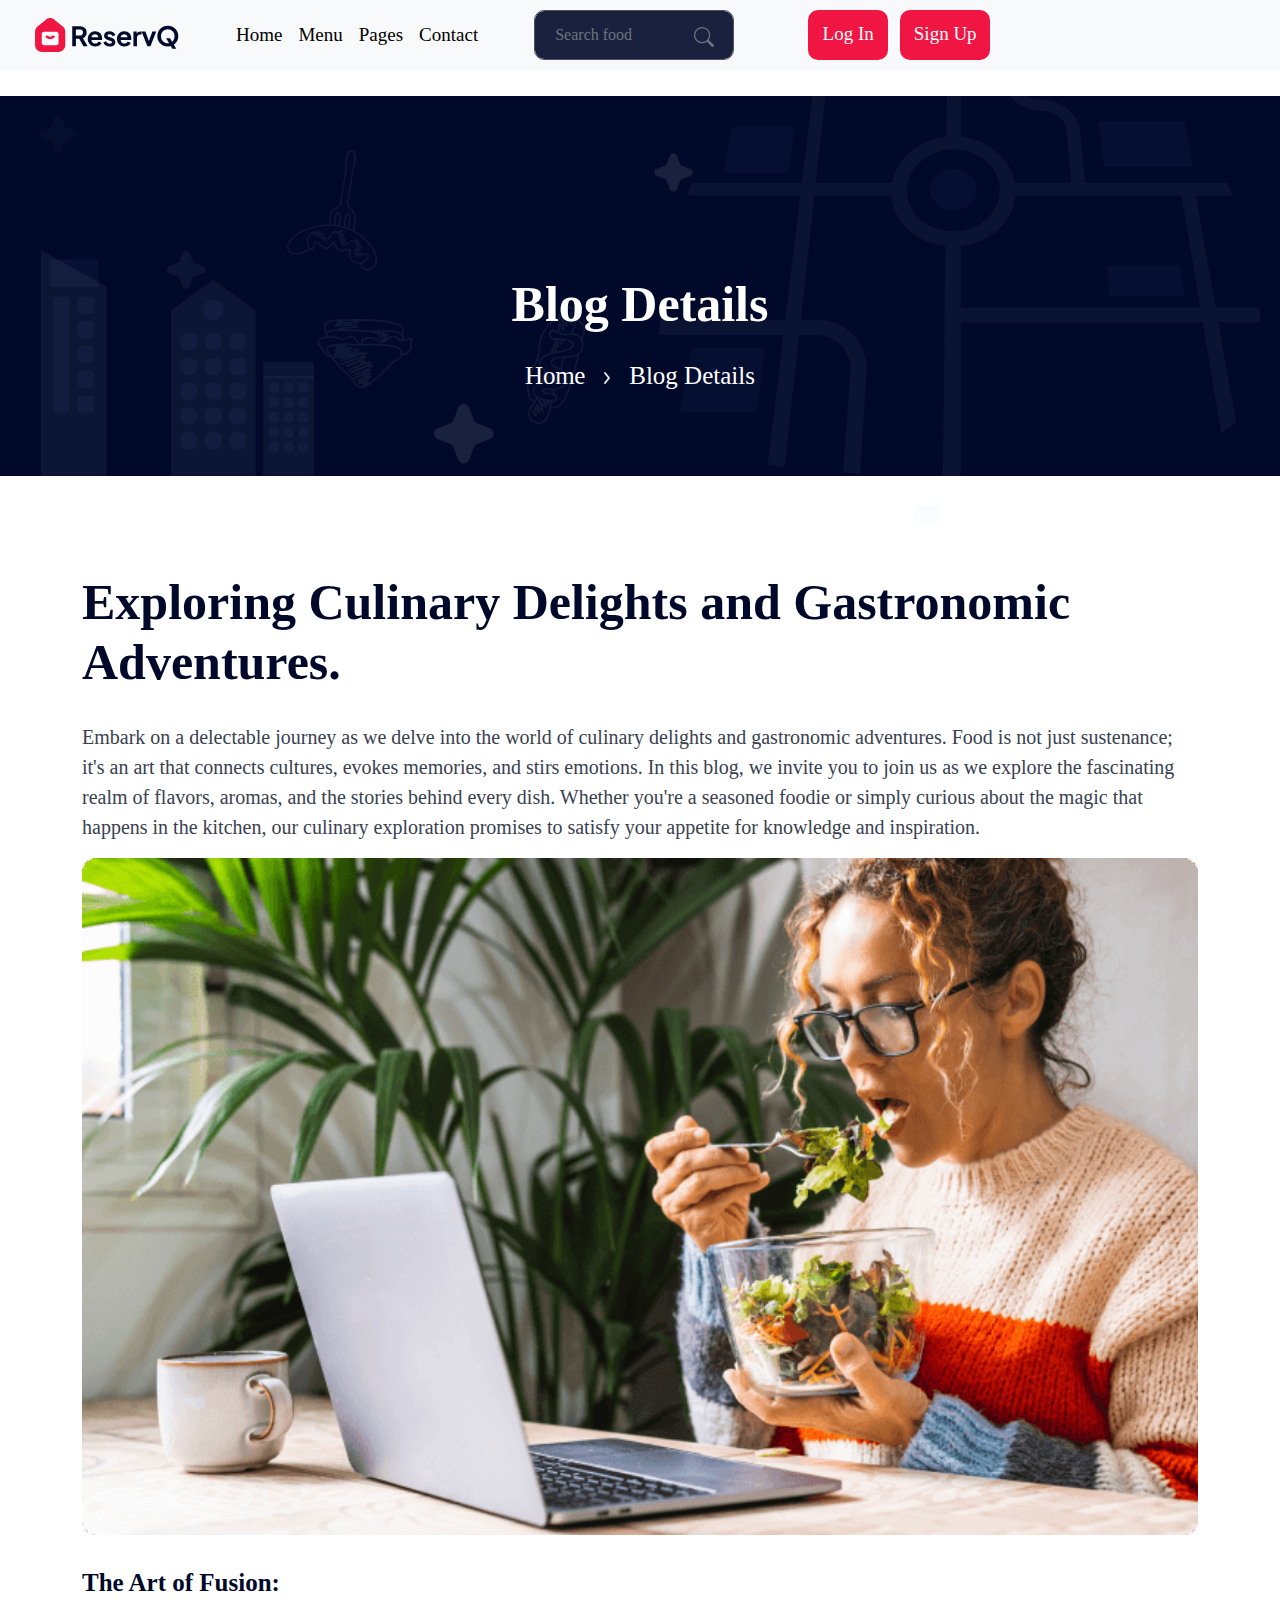
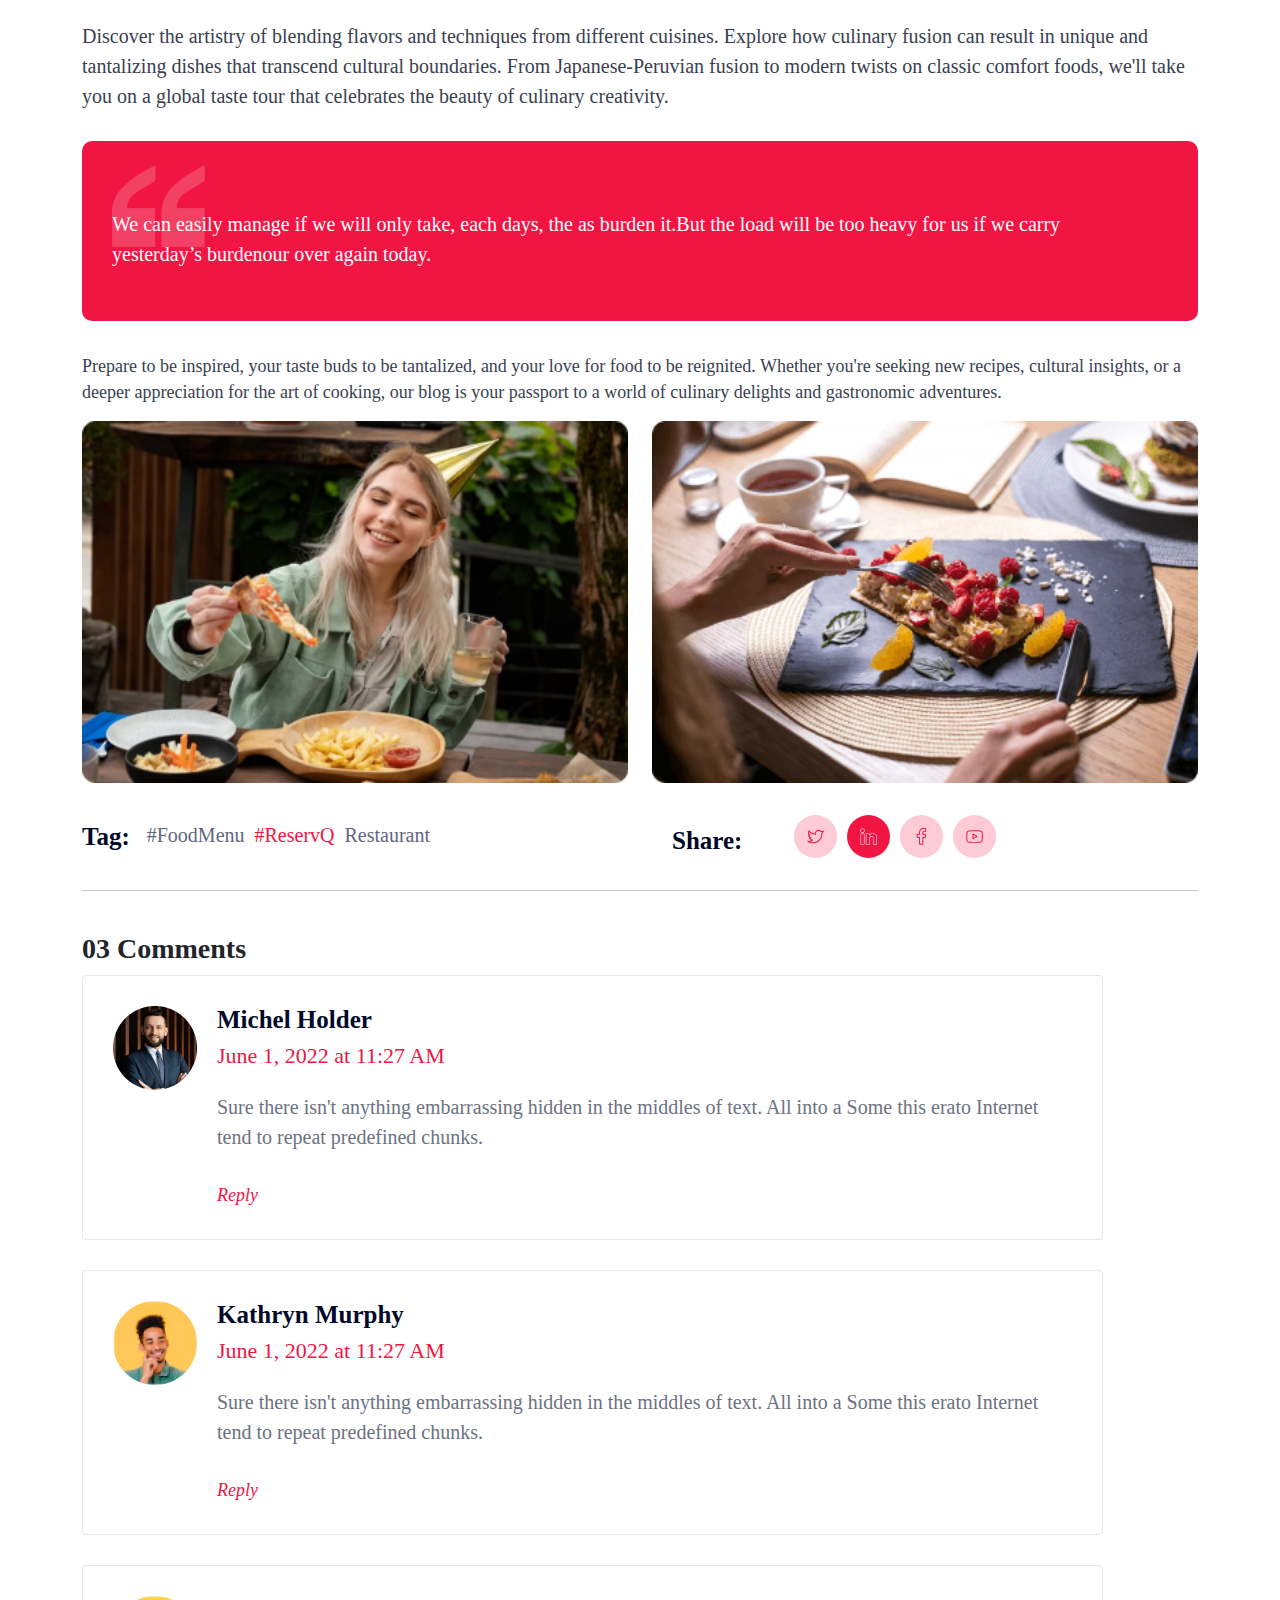
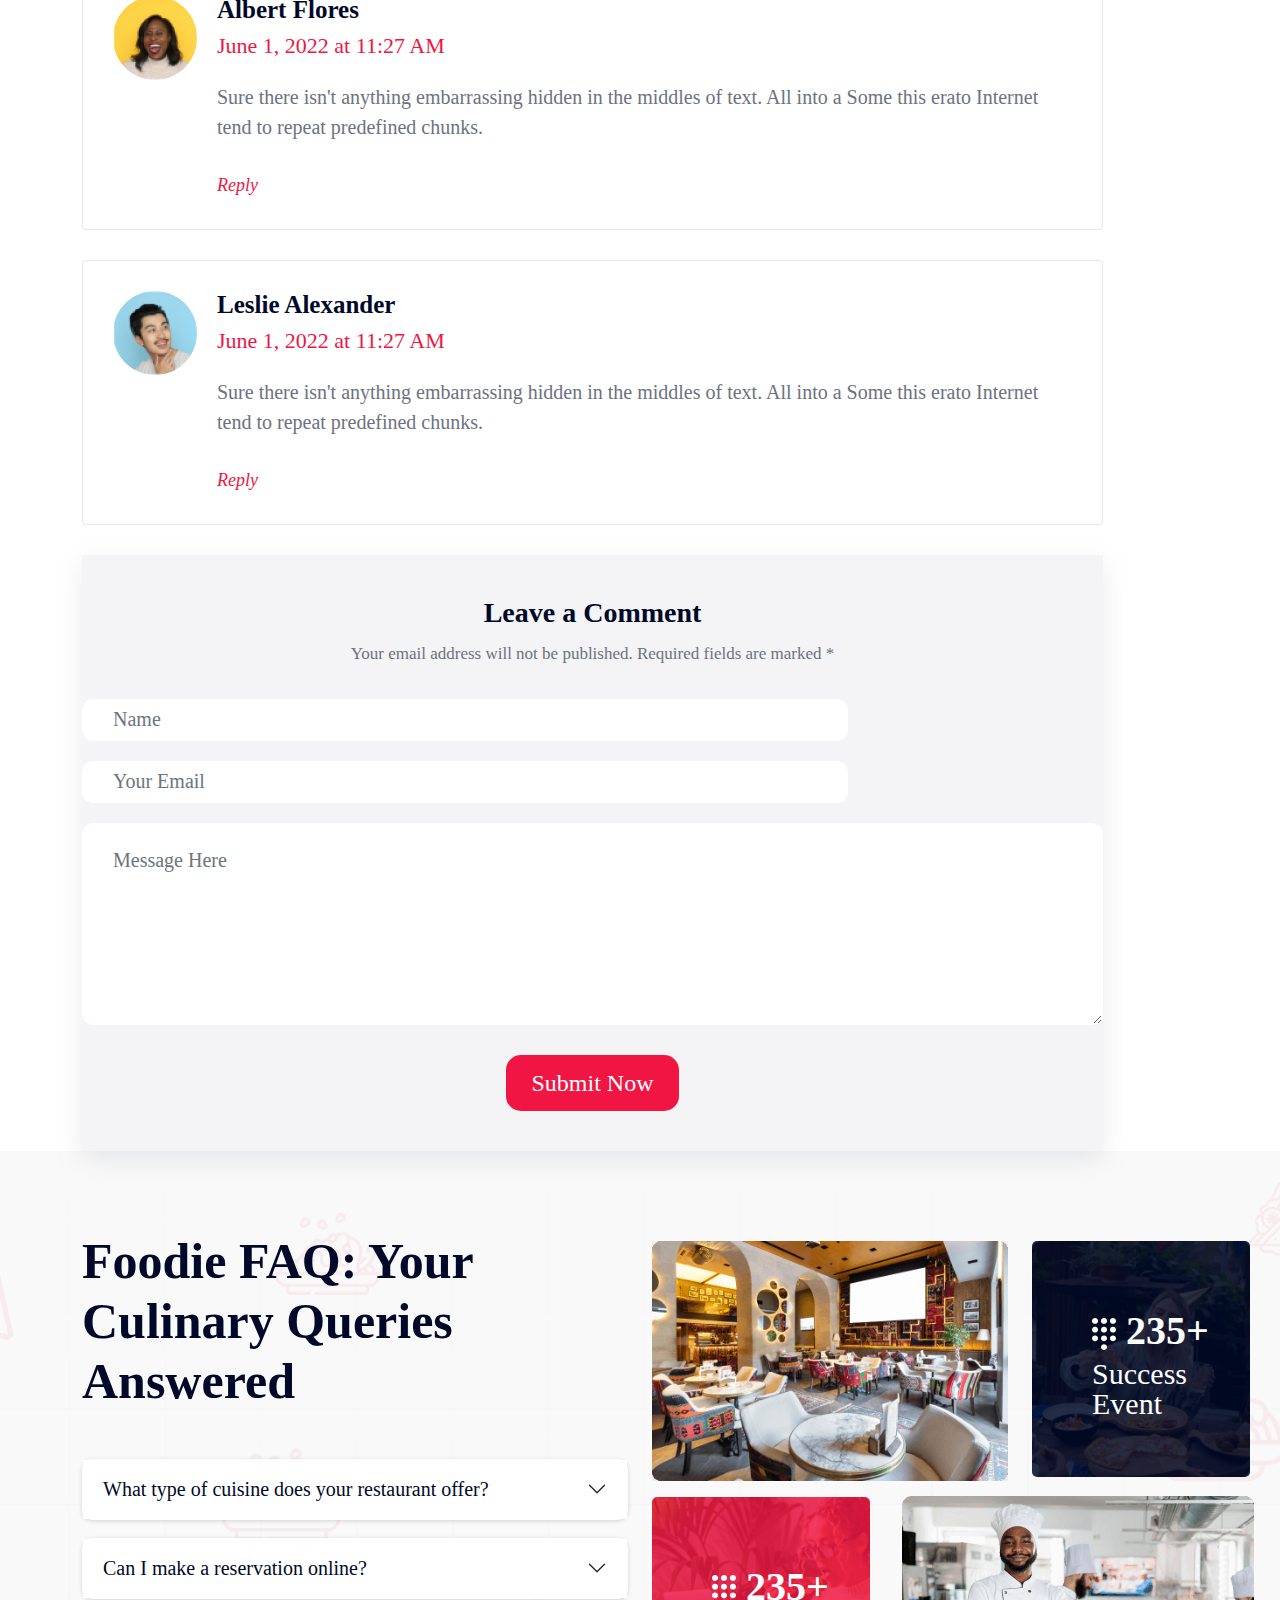
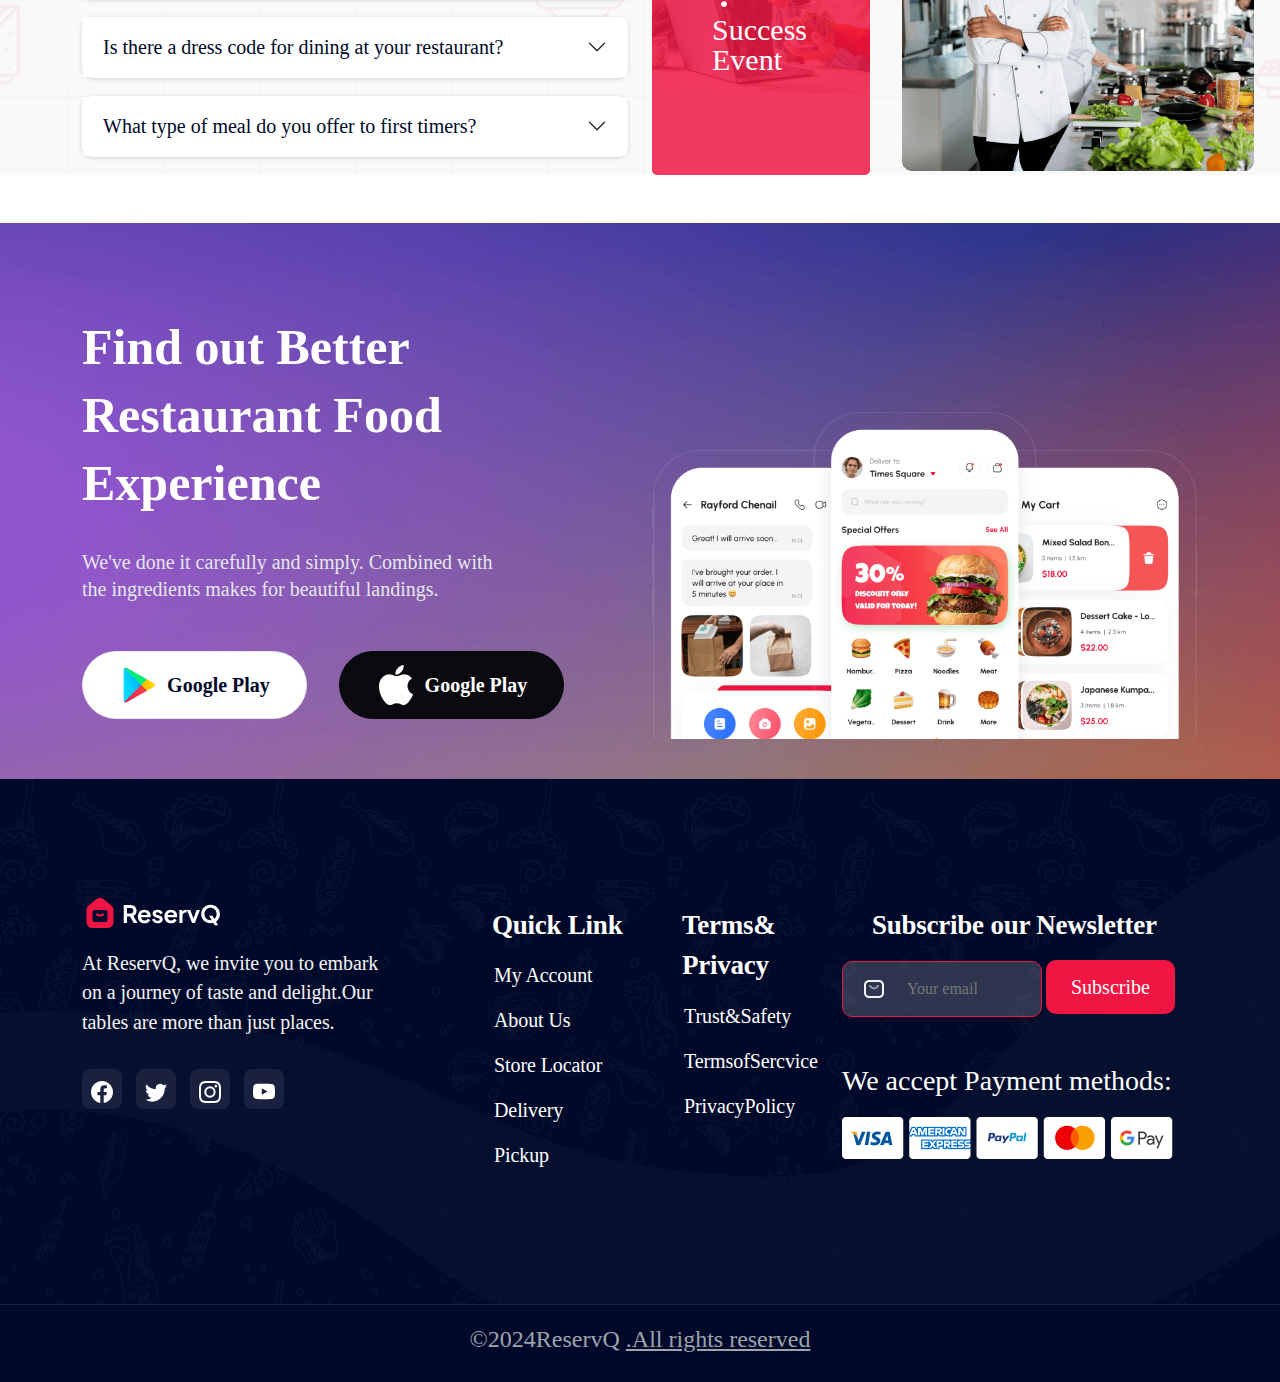
<file: blog-details.html>
<!DOCTYPE html>
<html lang="en">
<head>
    <meta charset="UTF-8">
    <meta name="viewport" content="width=device-width, initial-scale=1.0">

    <link rel="stylesheet" href="BootstrapClass/css/bootstrap.css">
    <link rel="stylesheet" href="index.css">
    <title>Document</title>
</head>
<body>
    
    <!-- Header start -->

    <header class="header">
        <div class="container">
            <div class="row">
                <div class="col-lg-12">
                    <nav class="navbar navbar-expand-lg navbar-light bg-light fixed-top">
    
                        <img src="pictures/images/logo/logo-header.svg" alt="">
        
                        <button class="navbar-toggler" type="button" data-bs-toggle="collapse" data-bs-target="#myMenu" aria-controls="myMenu" aria-expanded="false" aria-label="Toggle navigation">
                            <span class="navbar-toggler-icon"></span>
                        </button>
                        <div class="collapse navbar-collapse" id="myMenu">
                            <ul class="navbar-nav mx-5 mb-2 mb-lg-0">
                                <li class="nav-item">
                                    <a style="color: #000;" href="index.html" class="nav-link">Home</a>
                                </li>
                                <li class="nav-item">
                                    <a style="color: #000;" href="food-menu.html" class="nav-link">Menu</a>
                                </li>
                                <li class="nav-item d-none d-lg-flex">
                                    <a style="color: #000;" href="blog.html" class="nav-link">Pages</a>
                                </li>
                                <li class="nav-item d-lg-none d-flex">
                                    <a style="color: #000;" href="about-us.html" class="nav-link">About Us</a>
                                </li>
                                <li class="nav-item d-lg-flex" d-flex>
                                    <a style="color: #000;" href="contact.html" class="nav-link">Contact</a>
                                </li>
                                <li class="nav-item d-lg-none d-flex">
                                    <a style="color: #000;" href="blog.html" class="nav-link">Blog</a>
                                </li>
                            </ul>
        
                            <div class="nav-btn d-none d-lg-flex">
                                <div class="nav-btn1">
                                    <input type="text" class="form-control" id="example" placeholder="Search food">
                                    <div class="search">
                                        <button type="submit" id="submit">
                                            <svg class="mx-3" xmlns="http://www.w3.org/2000/svg" width="20" height="20" fill="currentColor" class="bi bi-search" viewBox="0 0 16 16">
                                                <path d="M11.742 10.344a6.5 6.5 0 1 0-1.397 1.398h-.001q.044.06.098.115l3.85 3.85a1 1 0 0 0 1.415-1.414l-3.85-3.85a1 1 0 0 0-.115-.1zM12 6.5a5.5 5.5 0 1 1-11 0 5.5 5.5 0 0 1 11 0"/>
                                            </svg>
                                        </button>
                                    </div>
                                </div>
        
                                <div class="link me-auto">
                                    <a href="login.html" class="main-btn-four">Log In</a>
                                    <a href="login.html" class="main-btn">Sign Up</a>
                                </div>
                            </div>
                        </div>
                        </div>
                    </nav>
                </div>
                
            </div>
        </div>
       </div>
    </header>

    <!-- Header end -->



    <!-- Banner start -->

    <div class="inner-banner">
        <div class="container">
            <div class="row">
                <div class="col-lg-12">
                    <div class="banner-head">
                        <h1>Blog Details</h1>
                    </div>

                    <div class="banner-item">
                        <div class="b-item">
                            <a href="index.html">Home</a>
                        </div>

                        <div class="b-icon">
                            <span>
                                <svg width="24" height="24" viewBox="0 0 24 24" fill="none"
                                        xmlns="http://www.w3.org/2000/svg">
                                        <path d="M10 7L14 12L10 17" stroke="#E5E6EB" stroke-width="2"
                                            stroke-linecap="round" stroke-linejoin="round" />
                                    </svg>
                            </span>
                        </div>
                        <div class="b-item">
                            <span>Blog Details</span>
                        </div>
                    </div>
                </div>
            </div>
        </div>
    </div>

    <!-- Banner end -->


    <!-- Blog -details start -->

    <section class="blog-details">
        <div class="container">
            <div class="row">
                <div class="col-lg-12">
                    <div class="blog-details-title">
                        <h2>Exploring Culinary Delights and Gastronomic Adventures.</h2>

                        <p>Embark on a delectable journey as we delve into the 
                            world of culinary delights and gastronomic adventures. 
                            Food is not just sustenance; it's an art that connects 
                            cultures, evokes memories, and stirs emotions. In this blog,
                            we invite you to join us as we explore the fascinating 
                            realm of flavors, aromas, and the stories behind every dish. 
                            Whether you're a seasoned foodie or simply curious about the 
                            magic that happens in the kitchen, our culinary exploration 
                            promises to satisfy your appetite for knowledge and inspiration.
                        </p>
                    </div>

                    <div class="blog-details-img">
                        <img src="pictures/images/thumb/blog-details-img.png" alt="" class="w-100">
                    </div>

                    <div class="blog-details-text">
                        <h4>The Art of Fusion:</h4>
                        <p>Discover the artistry of blending flavors and techniques from 
                            different cuisines. Explore how culinary fusion can result in 
                            unique and tantalizing dishes that transcend cultural boundaries. 
                            From Japanese-Peruvian fusion to modern twists on classic comfort 
                            foods, we'll take you on a global taste tour that celebrates the 
                            beauty of culinary creativity.
                        </p>
                    </div>

                    <div class="blog-details-text1">
                        <p>We can easily manage if we will only take, each days, the as burden 
                            it.But the load will be too heavy for us if we carry yesterday’s 
                            burdenour over again today.
                        </p>

                        <div class="blog-details-text1-img">
                            <img src="pictures/images/icon/after-icon.png" alt="">
                        </div>
                    </div>

                    <div class="blog-details-text-box">
                        <p>Prepare to be inspired, your taste buds to be tantalized, and your 
                            love for food to be reignited. Whether you're seeking new recipes, 
                            cultural insights, or a deeper appreciation for the art of cooking, our 
                            blog is your passport to a world of culinary delights and gastronomic 
                            adventures.
                        </p>
                    </div>

                    <div class="row">
                        <div class="col-lg-6 mb-3">
                            <div class="blog-details-text-box-img">
                                <img src="pictures/images/thumb/blog-details-box-1.png" alt="" class="w-100">
                            </div>
                        </div>

                        <div class="col-lg-6">
                            <div class="blog-details-text-box-img">
                                <img src="pictures/images/thumb/blog-details-box-2.png" alt="" class="w-100">
                            </div>
                        </div>
                    </div>


                    <div class="row mt-3 d-none d-lg-flex">
                        <div class="col-lg-6">
                            <div class="tag-details">
                                <div class="tag-text">
                                    <h4>Tag:</h4>
                                </div>

                                <ul class="tag">
                                    <li style="margin-left: -35px;">
                                        <a href="#">#FoodMenu</a>
                                    </li>

                                    <li>
                                        <a style="color: #F01543;" href="#">#ReservQ</a>
                                    </li>

                                    <li>
                                        <a href="#">Restaurant</a>
                                    </li>
                                </ul>
                            </div>
                        </div>

                        <div class="col-lg-6">
                            <div class="tag-details tag-details-two">
                                <div class="tag-text">
                                    <h4>Share:</h4>
                                </div>

                                <ul class="share">
                                    <li>
                                        <a href="https://twitter.com/" target="_blank">
                                            <div class="bd-icon">
                                                <span>
                                                    <svg width="19" height="19" viewBox="0 0 14 14" fill="#F01543"
                                                        xmlns="http://www.w3.org/2000/svg">
                                                        <g clip-path="url(#clip0_304_41105)">
                                                            <path
                                                                d="M1.20836 10.9249C2.33728 11.6412 3.65114 12.0197 5.00767 12.0197C6.9942 12.0197 8.8146 11.2566 10.134 9.87114C11.3966 8.54509 12.0911 6.7633 12.0566 4.9551C12.5352 4.5456 13.0981 3.76369 13.0981 3.00159C13.0981 2.70946 12.7811 2.52401 12.524 2.67288C12.0743 2.93707 11.6643 3.00617 11.2426 2.88779C10.3815 2.04847 9.09962 1.87166 8.01948 2.4539C7.07549 2.96197 6.55066 3.89172 6.59791 4.90785C5.0031 4.71326 3.52971 3.91357 2.5024 2.67084C2.33373 2.46813 2.01365 2.49201 1.87952 2.72165C1.38466 3.5691 1.38974 4.55119 1.82007 5.34428C1.61532 5.38035 1.48881 5.55259 1.48881 5.73905C1.48881 6.5362 1.84751 7.26883 2.42518 7.76876C2.31747 7.87241 2.2819 8.02635 2.32763 8.16353C2.58166 8.92664 3.15679 9.52311 3.8757 9.82185C3.09379 10.1953 2.22906 10.3198 1.45935 10.2253C1.06102 10.1714 0.864403 10.7069 1.20836 10.9249ZM5.11182 9.95243C5.39685 9.73345 5.24544 9.27721 4.88777 9.26959C4.25777 9.25638 3.68416 8.94595 3.32699 8.4577C3.49923 8.44652 3.67756 8.4201 3.84725 8.37438C4.23389 8.26972 4.2156 7.71186 3.82286 7.63311C3.11005 7.48984 2.55067 6.9706 2.34084 6.30198C2.53238 6.34923 2.72748 6.37565 2.92206 6.37921C3.30769 6.38124 3.4535 5.88689 3.13901 5.68011C2.43026 5.2132 2.12796 4.38861 2.32814 3.6133C3.56578 4.86721 5.24494 5.6227 7.02113 5.70805C7.27567 5.7238 7.4667 5.48451 7.41081 5.24216C7.16948 4.19605 7.75376 3.46292 8.38122 3.12505C9.00207 2.78973 9.99889 2.68507 10.763 3.4868C10.9901 3.72609 11.7563 3.73524 12.146 3.6443C11.9712 3.97352 11.7024 4.28598 11.4509 4.46177C11.3437 4.53697 11.2823 4.66195 11.2889 4.79252C11.3707 6.46151 10.7488 8.12085 9.58279 9.34478C8.40814 10.5779 6.78386 11.2571 5.00818 11.2571C4.30197 11.2571 3.60948 11.1423 2.95509 10.9208C3.73751 10.7694 4.48081 10.4381 5.11182 9.95243Z" />
                                                        </g>
                                                    </svg>
                                                </span>
                                            </div>
                                        </a>
                                    </li>


                                    <li>
                                        <a href="https://www.linkedin.com/login" target="_blank" class="active">
                                            <div class="bd-icon">
                                                <span>
                                                    <svg width="19" height="19" viewBox="0 0 14 14" fill="#F01543"
                                                        xmlns="http://www.w3.org/2000/svg">
                                                        <g clip-path="url(#clip0_304_41118)">
                                                            <path
                                                                d="M2.61488 1.07031C2.16779 1.07031 1.76133 1.2329 1.45649 1.53774C1.13134 1.86289 0.96875 2.26933 0.96875 2.6961C0.96875 3.14319 1.15165 3.54965 1.45649 3.85449C1.76133 4.15933 2.1881 4.34223 2.59456 4.32192C2.59456 4.32192 2.61488 4.32192 2.63522 4.32192C3.04168 4.32192 3.4278 4.15933 3.73264 3.85449C4.03748 3.54965 4.22038 3.14319 4.22038 2.6961C4.24069 2.26933 4.05779 1.86287 3.75295 1.55803C3.44811 1.23288 3.04165 1.07031 2.61488 1.07031ZM3.44811 3.56999C3.22456 3.79355 2.91972 3.9358 2.59456 3.91548C2.28973 3.91548 1.96457 3.79355 1.74102 3.56999C1.49715 3.34643 1.37521 3.02128 1.37521 2.69613C1.37521 2.37097 1.49715 2.06613 1.74102 1.82226C1.96457 1.59871 2.26941 1.47677 2.61488 1.47677C2.91972 1.47677 3.22456 1.59871 3.44811 1.82226C3.69198 2.06613 3.81392 2.37097 3.81392 2.69613C3.81392 3.02128 3.69198 3.34643 3.44811 3.56999Z" />
                                                            <path
                                                                d="M3.40737 4.72656H1.76124C1.43608 4.72656 1.17188 4.99075 1.17188 5.33624V12.4491C1.17188 12.7743 1.4564 13.0588 1.78155 13.0588H3.40737C3.73252 13.0588 4.01704 12.7743 4.01704 12.4695V5.33624C4.01704 5.01106 3.73252 4.72656 3.40737 4.72656ZM3.61058 12.4695C3.61058 12.5711 3.50896 12.6524 3.40737 12.6524H1.78155C1.67993 12.6524 1.57833 12.5507 1.57833 12.4491V5.33624C1.57833 5.23462 1.65962 5.13302 1.76124 5.13302H3.40737C3.50899 5.13302 3.61058 5.23464 3.61058 5.33624V12.4695Z" />
                                                            <path
                                                                d="M10.3159 4.52344H9.88914C9.09656 4.52344 8.34463 4.86893 7.85689 5.41764V5.13312C7.85689 4.9299 7.65367 4.72666 7.45043 4.72666H5.41818C5.23528 4.72666 5.01172 4.88924 5.01172 5.11278V12.6931C5.01172 12.9166 5.23528 13.0589 5.41818 13.0589H7.65367C7.83657 13.0589 8.06013 12.9166 8.06013 12.6931V8.30341C8.06013 7.63277 8.54787 7.10437 9.17786 7.10437C9.50302 7.10437 9.80786 7.22631 10.0314 7.44987C10.2346 7.63277 10.3159 7.91729 10.3159 8.2831V12.6525C10.3159 12.8557 10.5192 13.0589 10.7224 13.0589H12.7546C12.9579 13.0589 13.1611 12.8557 13.1611 12.6525V7.40924C13.1611 5.78345 11.9214 4.52344 10.3159 4.52344ZM12.7546 12.6321L12.7343 12.6525H10.7427L10.7224 8.28312C10.7224 7.79538 10.6004 7.42957 10.3363 7.16539C10.0314 6.86055 9.62495 6.69796 9.19818 6.69796C8.34463 6.71828 7.67398 7.40926 7.67398 8.30344V12.6525H5.43849V5.13312H7.45043L7.47074 5.15343V6.43375L8.01945 5.88504L8.03977 5.86473C8.44623 5.2957 9.1575 4.9299 9.90945 4.9299H10.3362C11.6978 4.9299 12.7546 6.02732 12.7546 7.40926V12.6321Z" />
                                                        </g>
                                                    </svg>
                                                </span>
                                            </div>
                                        </a>
                                    </li>


                                    <li>
                                        <a href="https://www.facebook.com/" target="_blank">
                                            <div class="bd-icon">
                                                <span>
                                                    <svg width="19" height="19" viewBox="0 0 14 14" fill="#F01543"
                                                        xmlns="http://www.w3.org/2000/svg">
                                                        <g clip-path="url(#clip0_304_41114)">
                                                            <path
                                                                d="M7.74364 13.01H5.79095C5.46479 13.01 5.19947 12.7446 5.19947 12.4185V8.01409H4.06023C3.73407 8.01409 3.46875 7.74868 3.46875 7.42261V5.53532C3.46875 5.20916 3.73407 4.94384 4.06023 4.94384H5.19947V3.99876C5.19947 3.06167 5.49372 2.26441 6.05032 1.6933C6.60942 1.11959 7.39078 0.816406 8.30991 0.816406L9.79912 0.818825C10.1247 0.819383 10.3896 1.0847 10.3896 1.41031V3.16261C10.3896 3.48877 10.1244 3.75409 9.79828 3.75409L8.79561 3.75446C8.48983 3.75446 8.41196 3.81577 8.39531 3.83456C8.36786 3.86572 8.33521 3.95382 8.33521 4.19709V4.94375H9.72293C9.8274 4.94375 9.92862 4.96952 10.0156 5.01808C10.2032 5.12292 10.3199 5.32117 10.3199 5.53542L10.3192 7.4227C10.3192 7.74868 10.0538 8.014 9.72768 8.014H8.33521V12.4185C8.33521 12.7446 8.0698 13.01 7.74364 13.01ZM5.91431 12.2951H7.62028V7.69407C7.62028 7.47629 7.7975 7.29916 8.01519 7.29916H9.60432L9.60497 5.65868H8.0151C7.79741 5.65868 7.62028 5.48155 7.62028 5.26377V4.19709C7.62028 3.91782 7.64865 3.60022 7.85946 3.3615C8.11417 3.07293 8.51559 3.03962 8.79543 3.03962L9.67474 3.03925V1.53348L8.30935 1.53124C6.83223 1.53124 5.91431 2.47679 5.91431 3.99876V5.26377C5.91431 5.48146 5.73718 5.65868 5.51949 5.65868H4.18359V7.29916H5.51949C5.73718 7.29916 5.91431 7.47629 5.91431 7.69407V12.2951Z" />
                                                        </g>
                                                    </svg>
                                                </span>
                                            </div>
                                        </a>
                                    </li>


                                    <li>
                                        <a href="https://www.youtube.com/" target="_blank">
                                            <div class="bd-icon">
                                                <span>
                                                    <svg width="19" height="19" viewBox="0 0 14 14" fill="#F01543"
                                                        xmlns="http://www.w3.org/2000/svg">
                                                        <g clip-path="url(#clip0_304_41109)">
                                                            <path
                                                                d="M8.9418 6.51973L6.24795 5.04578C6.09306 4.96103 5.90998 4.96419 5.75815 5.05415C5.60624 5.1442 5.51562 5.30328 5.51562 5.47985V8.40246C5.51562 8.5782 5.60568 8.737 5.75657 8.82714C5.83537 8.87421 5.92272 8.89784 6.01026 8.89784C6.09045 8.89784 6.17083 8.87803 6.24479 8.83821L8.93873 7.38965C9.09865 7.3036 9.19847 7.13736 9.19922 6.95567C9.19987 6.77398 9.10126 6.607 8.9418 6.51973ZM6.23018 8.03481V5.85048L8.24353 6.95213L6.23018 8.03481Z" />
                                                            <path
                                                                d="M13.0726 4.62508L13.0721 4.6195C13.0617 4.52136 12.9589 3.64837 12.5345 3.20434C12.044 2.68207 11.4879 2.61863 11.2204 2.58821C11.1983 2.58569 11.178 2.58337 11.1598 2.58095L11.1385 2.57872C9.52652 2.4615 7.09204 2.4455 7.06766 2.44541L7.06552 2.44531L7.06338 2.44541C7.03901 2.4455 4.60452 2.4615 2.978 2.57872L2.95651 2.58095C2.93921 2.58328 2.92013 2.58541 2.89939 2.58783C2.635 2.61835 2.08482 2.68189 1.59288 3.22304C1.18867 3.66232 1.07183 4.51661 1.05983 4.61262L1.05843 4.62508C1.0548 4.66592 0.96875 5.63817 0.96875 6.61424V7.52667C0.96875 8.50274 1.0548 9.47499 1.05843 9.51592L1.05908 9.52206C1.06941 9.61862 1.17211 10.4756 1.59456 10.9198C2.0558 11.4246 2.639 11.4914 2.95269 11.5273C3.00228 11.533 3.04498 11.5378 3.0741 11.5429L3.10229 11.5468C4.03305 11.6354 6.95128 11.679 7.07501 11.6808L7.07873 11.6809L7.08246 11.6808C7.10683 11.6807 9.54122 11.6647 11.1532 11.5475L11.1745 11.5453C11.1949 11.5426 11.2178 11.5401 11.2429 11.5375C11.5058 11.5096 12.053 11.4517 12.5382 10.9179C12.9424 10.4785 13.0593 9.62421 13.0712 9.52829L13.0726 9.51583C13.0762 9.47489 13.1624 8.50274 13.1624 7.52667V6.61424C13.1623 5.63817 13.0762 4.66602 13.0726 4.62508ZM12.4477 7.52667C12.4477 8.43008 12.3689 9.36047 12.3614 9.44587C12.3311 9.68114 12.2078 10.2216 12.0109 10.4357C11.7072 10.7698 11.3953 10.8029 11.1676 10.827C11.14 10.8299 11.1145 10.8327 11.0915 10.8355C9.53229 10.9483 7.18972 10.9656 7.0818 10.9662C6.96077 10.9645 4.08523 10.9205 3.18285 10.8367C3.13661 10.8291 3.08666 10.8234 3.034 10.8174C2.76692 10.7868 2.40131 10.7449 2.12017 10.4357L2.11357 10.4286C1.92007 10.227 1.80034 9.72161 1.76992 9.44866C1.76424 9.3841 1.68331 8.44273 1.68331 7.52667V6.61424C1.68331 5.71185 1.76201 4.78249 1.76964 4.69532C1.80583 4.41819 1.93142 3.91043 2.12017 3.70521C2.43313 3.361 2.7631 3.32286 2.98135 3.29765C3.00219 3.29523 3.02163 3.293 3.03958 3.29067C4.62146 3.17736 6.98087 3.16052 7.06552 3.15987C7.15018 3.16043 9.50875 3.17736 11.0766 3.29067C11.0958 3.29309 11.1169 3.29551 11.1395 3.29811C11.3639 3.3237 11.7032 3.3624 12.0146 3.69451L12.0175 3.69758C12.211 3.89918 12.3307 4.41344 12.3611 4.69188C12.3665 4.75281 12.4477 5.69622 12.4477 6.61424V7.52667Z" />
                                                        </g>
                                                    </svg>
                                                </span>
                                            </div>
                                        </a>
                                    </li>
                                </ul>
                            </div>
                        </div>
                    </div>
                    <hr>


                    <div class="row">
                        <div class="col-lg-11">
                            <div class="comment mt-4">
                                <div class="comment-head">
                                    <h2>03 Comments</h2>
                                </div>
                                
                                <div class="comment-item">
                                    <div class="comment-inner">
                                        <div class="comment-img">
                                            <img src="pictures/images/small/comments-1.png" alt="">
                                        </div>
    
                                        <div class="comment-item-text">
                                            <div class="comment-item-text-head ">
                                                <h5>Michel Holder</h5>
    
                                                <h4><a href="#">June 1, 2022 at 11:27 AM</a></h4>
                                            </div>
    
                                            <p>Sure there isn't anything embarrassing hidden in the middles of text.
                                                All into a Some this erato Internet tend to repeat predefined
                                                chunks.
                                            </p>
    
                                            <div class="comment-item-btn">
                                                <a href="#">Reply</a>
                                            </div>
                                        </div>
                                    </div>
                                </div>
    
    
                                <div class="comment-item">
                                    <div class="comment-inner">
                                        <div class="comment-img">
                                            <img src="pictures/images/small/comments-4.png" alt="">
                                        </div>
    
                                        <div class="comment-item-text">
                                            <div class="comment-item-text-head ">
                                                <h5>Kathryn Murphy</h5>
    
                                                <h4><a href="#">June 1, 2022 at 11:27 AM</a></h4>
                                            </div>
    
                                            <p>Sure there isn't anything embarrassing hidden in the middles of text.
                                                All into a Some this erato Internet tend to repeat predefined
                                                chunks.
                                            </p>
    
                                            <div class="comment-item-btn">
                                                <a href="#">Reply</a>
                                            </div>
                                        </div>
                                    </div>
                                </div>
    
    
                                <div class="comment-item">
                                    <div class="comment-inner">
                                        <div class="comment-img">
                                            <img src="pictures/images/small/comments-3.png" alt="">
                                        </div>
    
                                        <div class="comment-item-text">
                                            <div class="comment-item-text-head ">
                                                <h5>Albert Flores</h5>
    
                                                <h4><a href="#">June 1, 2022 at 11:27 AM</a></h4>
                                            </div>
    
                                            <p>Sure there isn't anything embarrassing hidden in the middles of text.
                                                All into a Some this erato Internet tend to repeat predefined
                                                chunks.
                                            </p>
    
                                            <div class="comment-item-btn">
                                                <a href="#">Reply</a>
                                            </div>
                                        </div>
                                    </div>
                                </div>
    
    
                                <div class="comment-item">
                                    <div class="comment-inner">
                                        <div class="comment-img">
                                            <img src="pictures/images/small/comments-2.png" alt="">
                                        </div>
    
                                        <div class="comment-item-text">
                                            <div class="comment-item-text-head ">
                                                <h5>Leslie Alexander</h5>
    
                                                <h4><a href="#">June 1, 2022 at 11:27 AM</a></h4>
                                            </div>
    
                                            <p>Sure there isn't anything embarrassing hidden in the middles of text.
                                                All into a Some this erato Internet tend to repeat predefined
                                                chunks.
                                            </p>
    
                                            <div class="comment-item-btn">
                                                <a href="#">Reply</a>
                                            </div>
                                        </div>
                                    </div>
                                </div>
                            </div>
    
    
                        </div>
    
                        
                    </div>

                    <div class="row">
                        <div class="col-lg-11">
                            <div class="comment-form">
                                <div class="comment-form-text">
                                    <h3>Leave a Comment</h3>

                                    <p>Your email address will not be published. Required fields are marked *</p>
                                </div>

                                <div class="comment-form-box">
                                    <div class="comment-form-item">
                                        <div class="comment-inner-df">
                                            <div class="comment-inner-form">
                                                <input type="email" class="form-control"
                                                    id="exampleFormControlInput6" placeholder="Name">
                                            </div>
                                            <div class="comment-inner-form">
                                                <input type="email" class="form-control"
                                                    id="exampleFormControlInput7" placeholder="Your Email">
                                            </div>
                                        </div>

                                        <div class="from-inner-two  ">
                                            <textarea class="form-control" id="exampleFormControlTextarea3" rows="5"
                                                placeholder="Message Here"></textarea>
                                        </div>

                                        <div class="from-btn">
                                            <a href="#" class="main-btn-four">Submit Now</a>
                                        </div>
                                    </div>
                                </div>
                            </div>
                        </div>
                    </div>
                </div>
            </div>
        </div>
    </section>

    <!-- Blog-details end -->



    <!-- FAQ start -->

    <section class="faq mb-5 d-lg-flex d-none">
        <div class="container">
            <div class="row">
                <div class="col-lg-6 col-md-12">
                    <div class="faq-head">
                        <h2>Foodie FAQ: Your Culinary Queries Answered</h2>
                    </div>

                    <div class="faq-menu">

                        <div class="accordion accordion-flush" id="accordionFlushExample">

                            <div class="accordion-item">
                                <h2 class="accordion-header" id="flush-headingOne">
                                    <button class="accordion-button collapsed" type="button" data-bs-toggle="collapse" data-bs-target="#flush-collapseOne" aria-expanded="false" aria-controls="flush-collapseOne">
                                        What type of cuisine does your restaurant offer?
                                    </button>
                                </h2>
                                <div id="flush-collapseOne" class="accordion-collapse collapse" aria-labelledby="flush-headingOne" data-bs-parent="#accordionFlushExample">
                                    <div class="accordion-body">We offer [insert type of cuisine, e.g., Italian, Asian fusion, 
                                        Mediterranean] cuisine that combines traditional flavors with modern twists.
                                    </div>
                                </div>
                            </div>


                            <div class="accordion-item">
                            <h2 class="accordion-header" id="flush-headingTwo">
                                <button class="accordion-button collapsed" type="button" data-bs-toggle="collapse" data-bs-target="#flush-collapseTwo" aria-expanded="false" aria-controls="flush-collapseTwo">
                                Can I make a reservation online?
                                </button>
                            </h2>
                            <div id="flush-collapseTwo" class="accordion-collapse collapse" aria-labelledby="flush-headingTwo" data-bs-parent="#accordionFlushExample">
                                <div class="accordion-body">We offer [insert type of cuisine, e.g., Italian, Asian fusion, 
                                    Mediterranean] cuisine that combines traditional flavors with modern twists.
                                </div>
                            </div>
                            </div>

                            
                            <div class="accordion-item">
                            <h2 class="accordion-header" id="flush-headingThree">
                                <button class="accordion-button collapsed" type="button" data-bs-toggle="collapse" data-bs-target="#flush-collapseThree" aria-expanded="false" aria-controls="flush-collapseThree">
                                Is there a dress code for dining at your restaurant?
                                </button>
                            </h2>
                            <div id="flush-collapseThree" class="accordion-collapse collapse" aria-labelledby="flush-headingThree" data-bs-parent="#accordionFlushExample">
                                <div class="accordion-body">We offer [insert type of cuisine, e.g., Italian, Asian fusion, 
                                    Mediterranean] cuisine that combines traditional flavors with modern twists.
                                </div>
                            </div>
                            </div>


                            <div class="accordion-item">
                                <h2 class="accordion-header" id="flush-headingFour">
                                    <button class="accordion-button collapsed" type="button" data-bs-toggle="collapse" data-bs-target="#flush-collapseFour" aria-expanded="false" aria-controls="flush-collapseFour">
                                    What type of meal do you offer to first timers?
                                    </button>
                                </h2>
                                <div id="flush-collapseFour" class="accordion-collapse collapse" aria-labelledby="flush-headingFour" data-bs-parent="#accordionFlushExample">
                                    <div class="accordion-body">We offer [insert type of cuisine, e.g., Italian, Asian fusion, 
                                        Mediterranean] cuisine that combines traditional flavors with modern twists.
                                    </div>
                                </div>
                                </div>
                        </div>
                    </div>
                </div>


                <div class="col-lg-6 col-md-12 faq-main">
                    <div class="row">
                        <div class="col-lg-8">
                            <div class="faq-img">
                                <img src="pictures/images/thumb/faq-1.png" alt="" class="w-100">
                            </div>
                        </div>

                        <div class="col-lg-4">
                            <div class="faq-img">
                                <div class="faq-img-two">
                                    <img src="pictures/images/thumb/faq-2.png" alt="" class="w-100">
                                </div>

                                <div class="faq-img-overlay">
                                    <div class="overlay-text">
                                        <h2>
                                            <span>
                                                <svg width="24" height="32" viewBox="0 0 24 32" fill="none"
                                                    xmlns="http://www.w3.org/2000/svg">
                                                    <path
                                                        d="M12 26.1844C10.3275 26.1844 8.9625 27.4919 8.9625 29.0922C8.9625 30.6926 10.3275 32 12 32C13.6725 32 15.0375 30.6926 15.0375 29.0922C15.0375 27.499 13.6725 26.1844 12 26.1844ZM3.0375 0C1.365 0 0 1.30743 0 2.90779C0 4.50815 1.365 5.81558 3.0375 5.81558C4.71 5.81558 6.075 4.50815 6.075 2.90779C6.075 1.30743 4.71 0 3.0375 0ZM3.0375 8.73052C1.365 8.73052 0 10.038 0 11.6383C0 13.2387 1.365 14.5461 3.0375 14.5461C4.71 14.5461 6.075 13.2387 6.075 11.6383C6.075 10.038 4.71 8.73052 3.0375 8.73052ZM3.0375 17.461C1.365 17.461 0 18.7685 0 20.3688C0 21.9692 1.365 23.2766 3.0375 23.2766C4.71 23.2766 6.075 21.9692 6.075 20.3688C6.075 18.7685 4.71 17.461 3.0375 17.461ZM20.9625 5.82273C22.635 5.82273 24 4.51529 24 2.91494C24 1.31458 22.635 0 20.9625 0C19.29 0 17.925 1.30743 17.925 2.90779C17.925 4.50815 19.29 5.82273 20.9625 5.82273ZM12 17.461C10.3275 17.461 8.9625 18.7685 8.9625 20.3688C8.9625 21.9692 10.3275 23.2766 12 23.2766C13.6725 23.2766 15.0375 21.9692 15.0375 20.3688C15.0375 18.7685 13.6725 17.461 12 17.461ZM20.9625 17.461C19.29 17.461 17.925 18.7685 17.925 20.3688C17.925 21.9692 19.29 23.2766 20.9625 23.2766C22.635 23.2766 24 21.9692 24 20.3688C24 18.7685 22.635 17.461 20.9625 17.461ZM20.9625 8.73052C19.29 8.73052 17.925 10.038 17.925 11.6383C17.925 13.2387 19.29 14.5461 20.9625 14.5461C22.635 14.5461 24 13.2387 24 11.6383C24 10.038 22.635 8.73052 20.9625 8.73052ZM12 8.73052C10.3275 8.73052 8.9625 10.038 8.9625 11.6383C8.9625 13.2387 10.3275 14.5461 12 14.5461C13.6725 14.5461 15.0375 13.2387 15.0375 11.6383C15.0375 10.038 13.6725 8.73052 12 8.73052ZM12 0C10.3275 0 8.9625 1.30743 8.9625 2.90779C8.9625 4.50815 10.3275 5.81558 12 5.81558C13.6725 5.81558 15.0375 4.50815 15.0375 2.90779C15.0375 1.30743 13.6725 0 12 0Z"
                                                        fill="white" />
                                                </svg>
                                            </span>
                                            235+
                                        </h2>

                                        <h4>Success <br>Event</h4>
                                    </div>
                                </div>
                            </div>
                        </div>


                        <div class="col-lg-4 mt-3">
                            <div class="faq-img">
                                <div class="faq-img-two faq-img-3">
                                    <img src="pictures/images/thumb/faq-3.png" alt="" class="w-100">
                                </div>

                                <div class="faq-img-overlay faq-img-overlay-two">
                                    <div class="overlay-text">
                                        <h2>
                                            <span>
                                                <svg width="24" height="32" viewBox="0 0 24 32" fill="none"
                                                    xmlns="http://www.w3.org/2000/svg">
                                                    <path
                                                        d="M12 26.1844C10.3275 26.1844 8.9625 27.4919 8.9625 29.0922C8.9625 30.6926 10.3275 32 12 32C13.6725 32 15.0375 30.6926 15.0375 29.0922C15.0375 27.499 13.6725 26.1844 12 26.1844ZM3.0375 0C1.365 0 0 1.30743 0 2.90779C0 4.50815 1.365 5.81558 3.0375 5.81558C4.71 5.81558 6.075 4.50815 6.075 2.90779C6.075 1.30743 4.71 0 3.0375 0ZM3.0375 8.73052C1.365 8.73052 0 10.038 0 11.6383C0 13.2387 1.365 14.5461 3.0375 14.5461C4.71 14.5461 6.075 13.2387 6.075 11.6383C6.075 10.038 4.71 8.73052 3.0375 8.73052ZM3.0375 17.461C1.365 17.461 0 18.7685 0 20.3688C0 21.9692 1.365 23.2766 3.0375 23.2766C4.71 23.2766 6.075 21.9692 6.075 20.3688C6.075 18.7685 4.71 17.461 3.0375 17.461ZM20.9625 5.82273C22.635 5.82273 24 4.51529 24 2.91494C24 1.31458 22.635 0 20.9625 0C19.29 0 17.925 1.30743 17.925 2.90779C17.925 4.50815 19.29 5.82273 20.9625 5.82273ZM12 17.461C10.3275 17.461 8.9625 18.7685 8.9625 20.3688C8.9625 21.9692 10.3275 23.2766 12 23.2766C13.6725 23.2766 15.0375 21.9692 15.0375 20.3688C15.0375 18.7685 13.6725 17.461 12 17.461ZM20.9625 17.461C19.29 17.461 17.925 18.7685 17.925 20.3688C17.925 21.9692 19.29 23.2766 20.9625 23.2766C22.635 23.2766 24 21.9692 24 20.3688C24 18.7685 22.635 17.461 20.9625 17.461ZM20.9625 8.73052C19.29 8.73052 17.925 10.038 17.925 11.6383C17.925 13.2387 19.29 14.5461 20.9625 14.5461C22.635 14.5461 24 13.2387 24 11.6383C24 10.038 22.635 8.73052 20.9625 8.73052ZM12 8.73052C10.3275 8.73052 8.9625 10.038 8.9625 11.6383C8.9625 13.2387 10.3275 14.5461 12 14.5461C13.6725 14.5461 15.0375 13.2387 15.0375 11.6383C15.0375 10.038 13.6725 8.73052 12 8.73052ZM12 0C10.3275 0 8.9625 1.30743 8.9625 2.90779C8.9625 4.50815 10.3275 5.81558 12 5.81558C13.6725 5.81558 15.0375 4.50815 15.0375 2.90779C15.0375 1.30743 13.6725 0 12 0Z"
                                                        fill="white" />
                                                </svg>
                                            </span>
                                            235+
                                        </h2>

                                        <h4>Success <br>Event</h4>
                                    </div>
                                </div>
                            </div>
                        </div>

                        <div class="col-lg-8">
                            <div class="faq-img-anime">
                                <img src="pictures/images/thumb/faq-4.png" alt="" class="w-100">
                            </div>
                        </div>

                    </div>
                </div>
            </div>
        </div>
    </section>

    <!-- FAQ end -->




    <!-- Restuarant start -->

    <section class="restaurant">
        <div class="container">
            <div class="row align-items-center">
                <div class="col-lg-6">
                    <div class="restaurant-title">
                        <h2>Find out Better Restaurant Food Experience</h2>

                        <h4>We've done it carefully and simply. Combined with the ingredients makes for beautiful
                            landings.</h4>
                    </div>

                    <div class="restaurant-link">
                        <a href="#">
                            <span>
                                <img src="pictures/images/icon/Google_Play.png" alt="">
                            </span>Google Play
                        </a>

                        <a href="#" class="restaurant-link-two">
                            <span>
                                <img src="pictures/images/icon/apple.png" alt="">
                            </span>Google Play
                        </a>
                    </div>
                </div>

                <div class="col-lg-6 d-none d-lg-flex">
                    <div class="restaurant-img-box">
                        <div class="restaurant-img">
                            <img class="w-100" src="pictures/images/thumb/restaurant.png" alt="">
                        </div>
                    </div>
                </div>
            </div>
        </div>
    </section>

    <!-- Restuarant end-->




    <!-- Footer start -->

    <footer class="footer">
        <div class="container">
            <div class="row">
                <div class="col-lg-4 col-md-12">
                    <div class="footer-logo">
                        <div class="logo">
                            <img src="pictures/images/logo/footer-logo.svg" alt="logo">
                        </div>
            
                        <div class="footer-text">
                            <h4>At ReservQ, we invite you to embark on a journey of taste and delight.Our tables are more than just places.</h4>
            
                        </div>
                    </div>
                    <div class="footer-icon">
                        <div class="icon-footer">
                            <a href="https://www.facebook.com/" target="_blank">
                                <span>
                                    <svg xmlns="http://www.w3.org/2000/svg" width="22" height="22" fill="currentColor" class="bi bi-facebook" viewBox="0 0 16 16">
                                        <path d="M16 8.049c0-4.446-3.582-8.05-8-8.05C3.58 0-.002 3.603-.002 8.05c0 4.017 2.926 7.347 6.75 7.951v-5.625h-2.03V8.05H6.75V6.275c0-2.017 1.195-3.131 3.022-3.131.876 0 1.791.157 1.791.157v1.98h-1.009c-.993 0-1.303.621-1.303 1.258v1.51h2.218l-.354 2.326H9.25V16c3.824-.604 6.75-3.934 6.75-7.951"/>
                                    </svg>
                                </span>
                            </a>
                            <a href="https://twitter.com/" target="_blank">
                                <span>
                                    <svg xmlns="http://www.w3.org/2000/svg" width="22" height="22" fill="currentColor" class="bi bi-twitter" viewBox="0 0 16 16">
                                        <path d="M5.026 15c6.038 0 9.341-5.003 9.341-9.334q.002-.211-.006-.422A6.7 6.7 0 0 0 16 3.542a6.7 6.7 0 0 1-1.889.518 3.3 3.3 0 0 0 1.447-1.817 6.5 6.5 0 0 1-2.087.793A3.286 3.286 0 0 0 7.875 6.03a9.32 9.32 0 0 1-6.767-3.429 3.29 3.29 0 0 0 1.018 4.382A3.3 3.3 0 0 1 .64 6.575v.045a3.29 3.29 0 0 0 2.632 3.218 3.2 3.2 0 0 1-.865.115 3 3 0 0 1-.614-.057 3.28 3.28 0 0 0 3.067 2.277A6.6 6.6 0 0 1 .78 13.58a6 6 0 0 1-.78-.045A9.34 9.34 0 0 0 5.026 15"/>
                                    </svg>
                                </span>
                            </a>
                            <a href="https://www.instagram.com" target="_blank">
                                <span>
                                    <svg xmlns="http://www.w3.org/2000/svg" width="22" height="22" fill="currentColor" class="bi bi-instagram" viewBox="0 0 16 16">
                                        <path d="M8 0C5.829 0 5.556.01 4.703.048 3.85.088 3.269.222 2.76.42a3.9 3.9 0 0 0-1.417.923A3.9 3.9 0 0 0 .42 2.76C.222 3.268.087 3.85.048 4.7.01 5.555 0 5.827 0 8.001c0 2.172.01 2.444.048 3.297.04.852.174 1.433.372 1.942.205.526.478.972.923 1.417.444.445.89.719 1.416.923.51.198 1.09.333 1.942.372C5.555 15.99 5.827 16 8 16s2.444-.01 3.298-.048c.851-.04 1.434-.174 1.943-.372a3.9 3.9 0 0 0 1.416-.923c.445-.445.718-.891.923-1.417.197-.509.332-1.09.372-1.942C15.99 10.445 16 10.173 16 8s-.01-2.445-.048-3.299c-.04-.851-.175-1.433-.372-1.941a3.9 3.9 0 0 0-.923-1.417A3.9 3.9 0 0 0 13.24.42c-.51-.198-1.092-.333-1.943-.372C10.443.01 10.172 0 7.998 0zm-.717 1.442h.718c2.136 0 2.389.007 3.232.046.78.035 1.204.166 1.486.275.373.145.64.319.92.599s.453.546.598.92c.11.281.24.705.275 1.485.039.843.047 1.096.047 3.231s-.008 2.389-.047 3.232c-.035.78-.166 1.203-.275 1.485a2.5 2.5 0 0 1-.599.919c-.28.28-.546.453-.92.598-.28.11-.704.24-1.485.276-.843.038-1.096.047-3.232.047s-2.39-.009-3.233-.047c-.78-.036-1.203-.166-1.485-.276a2.5 2.5 0 0 1-.92-.598 2.5 2.5 0 0 1-.6-.92c-.109-.281-.24-.705-.275-1.485-.038-.843-.046-1.096-.046-3.233s.008-2.388.046-3.231c.036-.78.166-1.204.276-1.486.145-.373.319-.64.599-.92s.546-.453.92-.598c.282-.11.705-.24 1.485-.276.738-.034 1.024-.044 2.515-.045zm4.988 1.328a.96.96 0 1 0 0 1.92.96.96 0 0 0 0-1.92m-4.27 1.122a4.109 4.109 0 1 0 0 8.217 4.109 4.109 0 0 0 0-8.217m0 1.441a2.667 2.667 0 1 1 0 5.334 2.667 2.667 0 0 1 0-5.334"/>
                                    </svg>
                                </span>
                            </a>
                            <a href="https://www.youtube.com/" target="_blank">
                                <span>
                                    <svg xmlns="http://www.w3.org/2000/svg" width="22" height="22" fill="currentColor" class="bi bi-youtube" viewBox="0 0 16 16">
                                        <path d="M8.051 1.999h.089c.822.003 4.987.033 6.11.335a2.01 2.01 0 0 1 1.415 1.42c.101.38.172.883.22 1.402l.01.104.022.26.008.104c.065.914.073 1.77.074 1.957v.075c-.001.194-.01 1.108-.082 2.06l-.008.105-.009.104c-.05.572-.124 1.14-.235 1.558a2.01 2.01 0 0 1-1.415 1.42c-1.16.312-5.569.334-6.18.335h-.142c-.309 0-1.587-.006-2.927-.052l-.17-.006-.087-.004-.171-.007-.171-.007c-1.11-.049-2.167-.128-2.654-.26a2.01 2.01 0 0 1-1.415-1.419c-.111-.417-.185-.986-.235-1.558L.09 9.82l-.008-.104A31 31 0 0 1 0 7.68v-.123c.002-.215.01-.958.064-1.778l.007-.103.003-.052.008-.104.022-.26.01-.104c.048-.519.119-1.023.22-1.402a2.01 2.01 0 0 1 1.415-1.42c.487-.13 1.544-.21 2.654-.26l.17-.007.172-.006.086-.003.171-.007A100 100 0 0 1 7.858 2zM6.4 5.209v4.818l4.157-2.408z"/>
                                    </svg>
                                </span>
                            </a>
                        </div>
                    </div>
                </div>


                <div class="col-lg-8 col-md-12">
                    <div class="row mt-3">
                        <div class="col col-lg-3 col-md-3">
                            <div class="quick-link-items">
                                <div class="quick-link-head">
                                    <h3>Quick Link</h3>
                                </div>
            
                                <div class="quick-link-menu">
                                    <ul>
                                        <li>
                                            <a href="">My Account</a>
                                        </li>
            
                                        <li>
                                            <a href="">About Us</a>
                                        </li>
            
                                        <li>
                                            <a href="">Store Locator</a>
                                        </li>
            
                                        <li>
                                            <a href="">Delivery</a>
                                        </li>
            
                                        <li>
                                            <a href="">Pickup</a>
                                        </li>
                                    </ul>
                                </div>
                            </div>
                        </div>

                        <div class="col col-lg-3 col-md-3">
                            <div class="quick-link-items">
                                <div class="quick-link-head">
                                    <h3>Terms& Privacy</h3>
                                </div>
            
                                <div class="quick-link-menu">
                                    <ul>
                                        <li>
                                            <a href="">Trust&Safety</a>
                                        </li>
            
                                        <li>
                                            <a href="">TermsofSercvice</a>
                                        </li>
            
                                        <li>
                                            <a href="">PrivacyPolicy</a>
                                        </li>
                                    </ul>
                                </div>
                            </div>
                        </div>

                        <div class="col-lg-6 col-md-6">
                            <div class="quick-link-items">
                                <div class="quick-link-head">
                                    <h3>Subscribe our Newsletter</h3>
                                </div>

                                <div class="quick-link-icon mt-3">
                                    <div class="icon-quick">
                                        <img src="pictures/images/icon/sms.png" alt="">
                                    </div>
                                    <input id="examples@gmail.com" type="email" class="form-control1 mb-3" placeholder="Your email">
                                    <a href="" class="quick-link">Subscribe</a>
                                </div>

                                <div class="quick-link-text">
                                    <h6>We accept Payment methods:</h6>
                                </div>

                                <div class="quick-link-img">
                                    <a href="">
                                        <img src="pictures/images/small/Visa.png" alt="">
                                    </a>
                                    <a href="">
                                        <img src="pictures/images/small/Amex.png" alt="">
                                    </a>
                                    <a href="">
                                        <img src="pictures/images/small/PayPal.png" alt="">
                                    </a>
                                    <a href="">
                                        <img src="pictures/images/small/Mastercard.png" alt="">
                                    </a>
                                    <a href="">
                                        <img src="pictures/images/small/GooglePay.png" alt="">
                                    </a>
                                </div>
                            </div>
                        </div>
                    </div>
                </div>
            </div>
        </div>
    </footer>

    <!-- Footer end -->



    <div class="copyright">
        <div class="container">
            <div class="row">
                <div class="c0l-lg-12">
                    <div class="copyright-text">
                        <h4>&copy;2024ReservQ <span>.All rights reserved</span></h4>
                    </div>
                </div>
            </div>
        </div>
    </div>

<script src="BootstrapClass/js/bootstrap.js"></script>
</body>
</html>
</file>
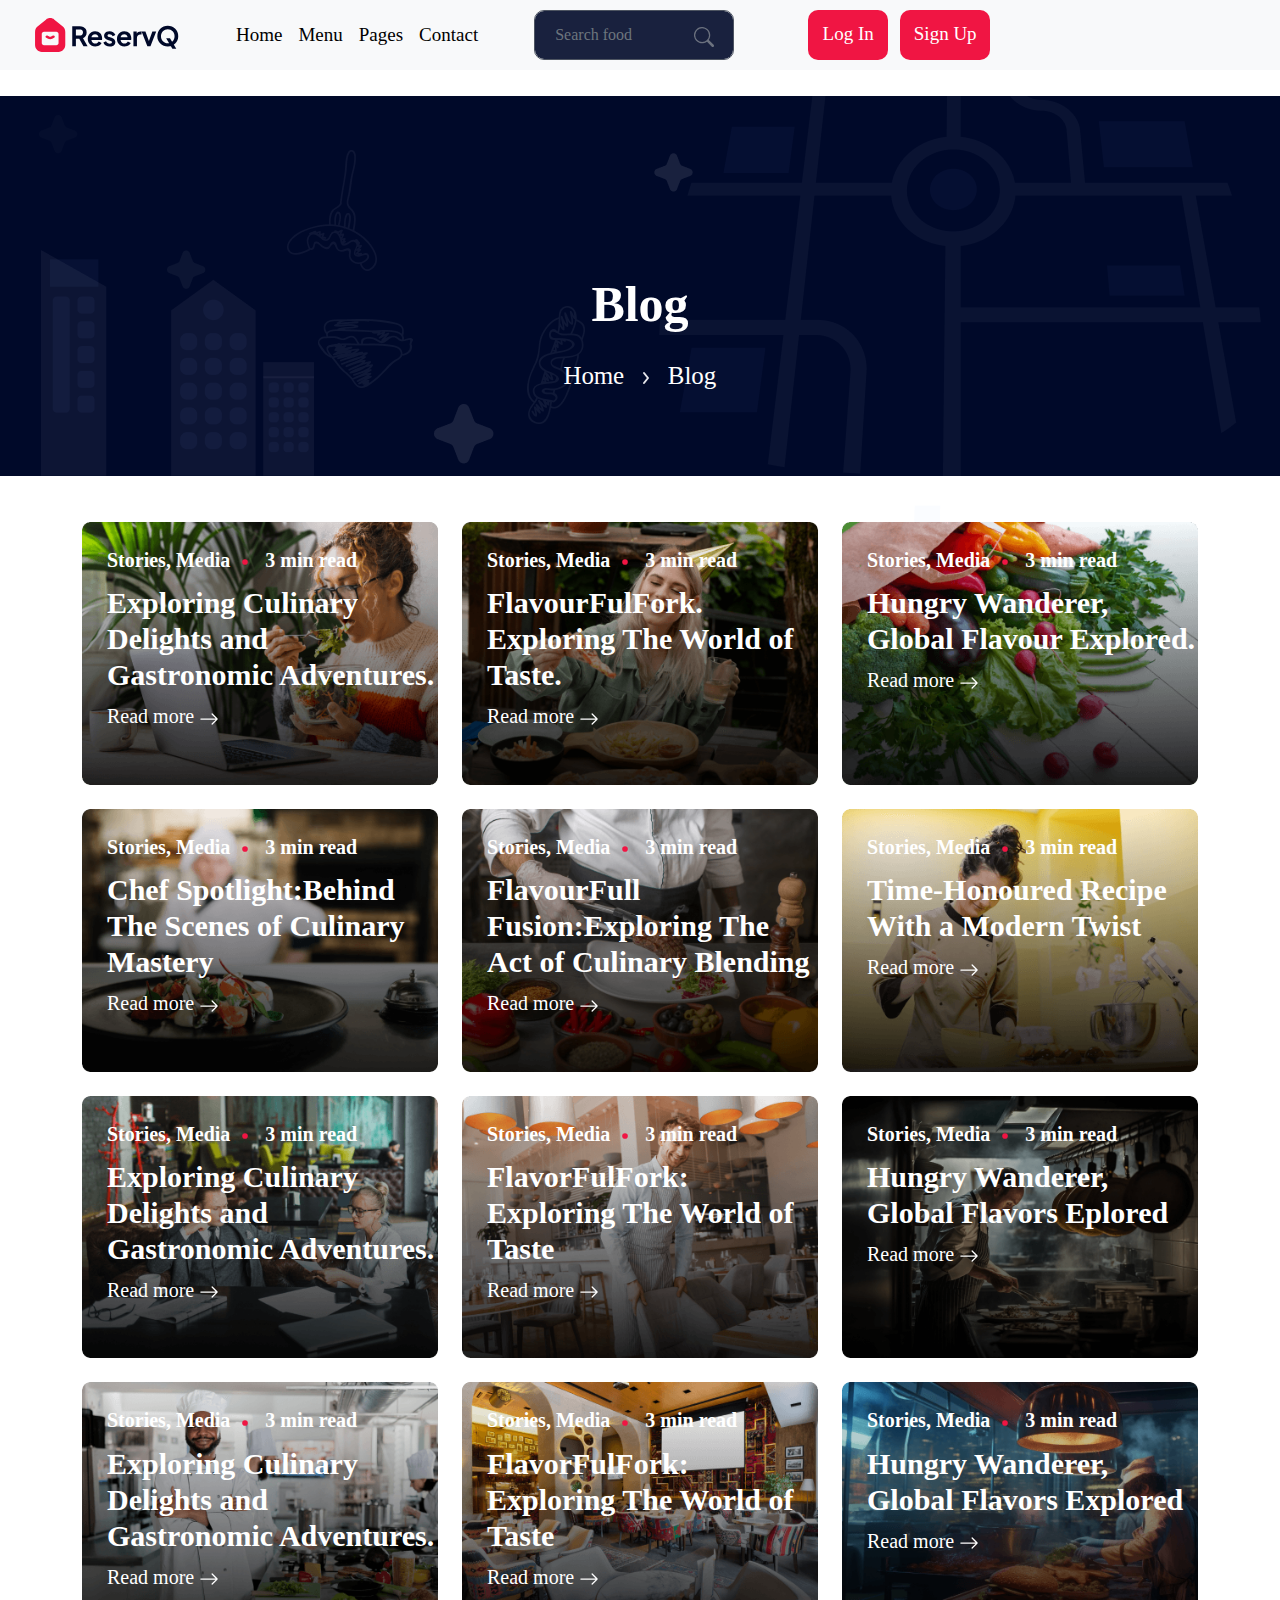
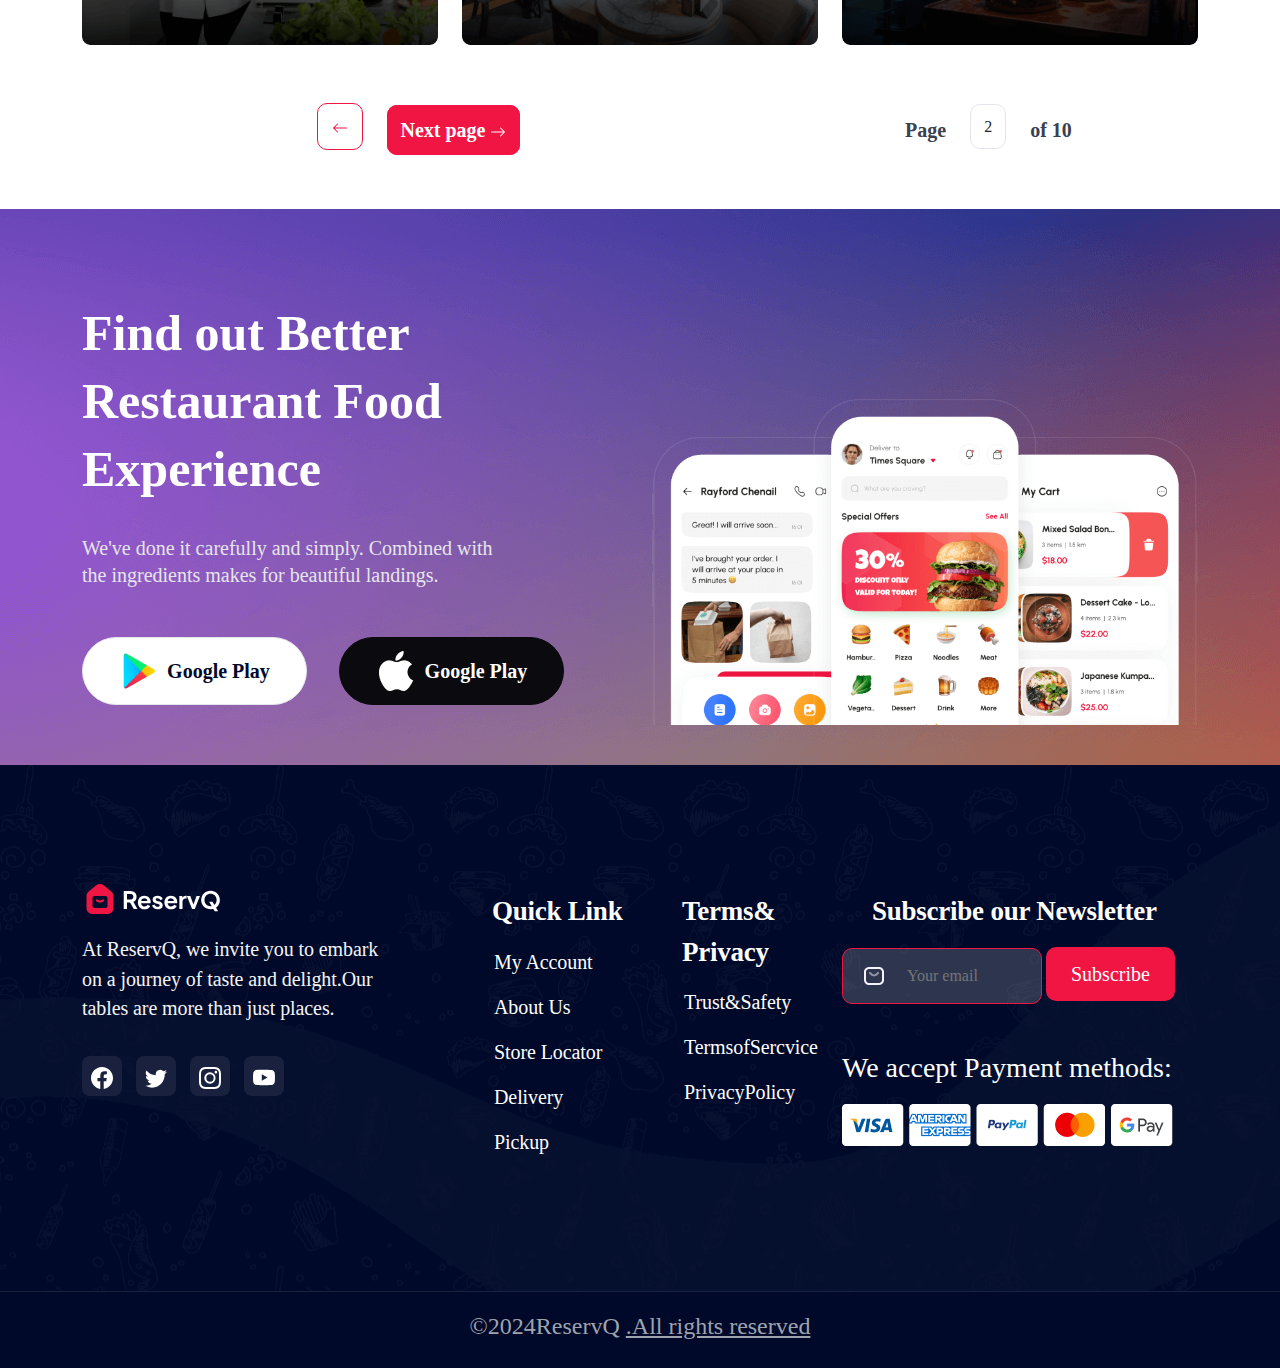
<file: blog.html>
<!DOCTYPE html>
<html lang="en">
<head>
    <meta charset="UTF-8">
    <meta name="viewport" content="width=device-width, initial-scale=1.0">

    <link rel="stylesheet" href="BootstrapClass/css/bootstrap.css">
    <link rel="stylesheet" href="index.css">
    <title>Document</title>
</head>
<body>
  
    <!-- Header start -->

    <header class="header">
        <div class="container">
            <div class="row">
                <div class="col-lg-12">
                    <nav class="navbar navbar-expand-lg navbar-light bg-light fixed-top">
    
                        <img src="pictures/images/logo/logo-header.svg" alt="">
        
                        <button class="navbar-toggler" type="button" data-bs-toggle="collapse" data-bs-target="#myMenu" aria-controls="myMenu" aria-expanded="false" aria-label="Toggle navigation">
                            <span class="navbar-toggler-icon"></span>
                        </button>
                        <div class="collapse navbar-collapse" id="myMenu">
                            <ul class="navbar-nav mx-5 mb-2 mb-lg-0">
                                <li class="nav-item">
                                    <a style="color: #000;" href="index.html" class="nav-link">Home</a>
                                </li>
                                <li class="nav-item">
                                    <a style="color: #000;" href="food-menu.html" class="nav-link">Menu</a>
                                </li>
                                <li class="nav-item d-none d-lg-flex">
                                    <a style="color: #000;" href="blog.html" class="nav-link">Pages</a>
                                </li>
                                <li class="nav-item d-lg-none d-flex">
                                    <a style="color: #000;" href="about-us.html" class="nav-link">About Us</a>
                                </li>
                                <li class="nav-item d-lg-flex" d-flex>
                                    <a style="color: #000;" href="contact.html" class="nav-link">Contact</a>
                                </li>
                                <li class="nav-item d-lg-none d-flex">
                                    <a style="color: #000;" href="blog.html" class="nav-link">Blog</a>
                                </li>
                            </ul>
        
                            <div class="nav-btn d-none d-lg-flex">
                                <div class="nav-btn1">
                                    <input type="text" class="form-control" id="example" placeholder="Search food">
                                    <div class="search">
                                        <button type="submit" id="submit">
                                            <svg class="mx-3" xmlns="http://www.w3.org/2000/svg" width="20" height="20" fill="currentColor" class="bi bi-search" viewBox="0 0 16 16">
                                                <path d="M11.742 10.344a6.5 6.5 0 1 0-1.397 1.398h-.001q.044.06.098.115l3.85 3.85a1 1 0 0 0 1.415-1.414l-3.85-3.85a1 1 0 0 0-.115-.1zM12 6.5a5.5 5.5 0 1 1-11 0 5.5 5.5 0 0 1 11 0"/>
                                            </svg>
                                        </button>
                                    </div>
                                </div>
        
                                <div class="link me-auto">
                                    <a href="login.html" class="main-btn-four">Log In</a>
                                    <a href="login.html" class="main-btn">Sign Up</a>
                                </div>
                            </div>
                        </div>
                        </div>
                    </nav>
                </div>
                
            </div>
        </div>
        </div>
    </header>

    <!-- Header end -->



    <!-- Banner start -->

    <div class="inner-banner">
        <div class="container">
            <div class="row">
                <div class="col-lg-12">
                    <div class="banner-head">
                        <h1>Blog</h1>
                    </div>

                    <div class="banner-item">
                        <div class="b-item">
                            <a href="index.html">Home</a>
                        </div>

                        <div class="b-icon">
                            <span>
                                <svg width="24" height="24" viewBox="0 0 24 24" fill="none"
                                        xmlns="http://www.w3.org/2000/svg">
                                        <path d="M10 7L14 12L10 17" stroke="#E5E6EB" stroke-width="2"
                                            stroke-linecap="round" stroke-linejoin="round" />
                                    </svg>
                            </span>
                        </div>
                        <div class="b-item">
                            <span>Blog</span>
                        </div>
                    </div>
                </div>
            </div>
        </div>
    </div>

    <!-- Banner end -->



    <!-- Blog start -->

    <section class="blog">
        <div class="container">
            <div class="row">

                <div class="col-lg-4 col-md-6 mb-4">
                    <div class="blog-news">
                        <div class="blog-img">
                            <img class="w-100" src="pictures/images/thumb/news-1.png" alt="">

                            <div class="blog-img-overlay">
                                <div class="blog-img-text">
                                    <h5>Stories, Media<span><svg xmlns="http://www.w3.org/2000/svg" width="30" height="30" fill="#F01543" class="bi bi-dot" viewBox="0 0 16 16">
                                            <path d="M8 9.5a1.5 1.5 0 1 0 0-3 1.5 1.5 0 0 0 0 3"/>
                                          </svg>
                                    </span>3 min read</h5>

                                    <h3><a href="blog-details.html">Exploring Culinary Delights and
                                        Gastronomic Adventures.
                                    </a></h3>
                                </div>

                                <div class="blog-link">
                                    <a href="">Read more
                                        <span>
                                            <svg xmlns="http://www.w3.org/2000/svg" width="20" height="20" fill="#fff" class="bi bi-arrow-right" viewBox="0 0 16 16">
                                                <path fill-rule="evenodd" d="M1 8a.5.5 0 0 1 .5-.5h11.793l-3.147-3.146a.5.5 0 0 1 .708-.708l4 4a.5.5 0 0 1 0 .708l-4 4a.5.5 0 0 1-.708-.708L13.293 8.5H1.5A.5.5 0 0 1 1 8"/>
                                            </svg>
                                        </span>
                                    </a>
                                </div>
                            </div>
                        </div>
                    </div>
                </div>

                <div class="col-lg-4 col-md-6 mb-4">
                    <div class="blog-news">
                        <div class="blog-img">
                            <img class="w-100" src="pictures/images/thumb/news-2.png" alt="">

                            <div class="blog-img-overlay">
                                <div class="blog-img-text">
                                    <h5>Stories, Media<span><svg xmlns="http://www.w3.org/2000/svg" width="30" height="30" fill="#F01543" class="bi bi-dot" viewBox="0 0 16 16">
                                            <path d="M8 9.5a1.5 1.5 0 1 0 0-3 1.5 1.5 0 0 0 0 3"/>
                                          </svg>
                                    </span>3 min read</h5>

                                    <h3><a href="blog-details.html">FlavourFulFork. Exploring The World of Taste.
                                    </a></h3>
                                </div>

                                <div class="blog-link">
                                    <a href="">Read more
                                        <span>
                                            <svg xmlns="http://www.w3.org/2000/svg" width="20" height="20" fill="#fff" class="bi bi-arrow-right" viewBox="0 0 16 16">
                                                <path fill-rule="evenodd" d="M1 8a.5.5 0 0 1 .5-.5h11.793l-3.147-3.146a.5.5 0 0 1 .708-.708l4 4a.5.5 0 0 1 0 .708l-4 4a.5.5 0 0 1-.708-.708L13.293 8.5H1.5A.5.5 0 0 1 1 8"/>
                                            </svg>
                                        </span>
                                    </a>
                                </div>
                            </div>
                        </div>
                    </div>
                </div>

                <div class="col-lg-4 col-md-6 mb-4">
                    <div class="blog-news">
                        <div class="blog-img">
                            <img class="w-100" src="pictures/images/thumb/news-3.png" alt="">

                            <div class="blog-img-overlay">
                                <div class="blog-img-text">
                                    <h5>Stories, Media<span><svg xmlns="http://www.w3.org/2000/svg" width="30" height="30" fill="#F01543" class="bi bi-dot" viewBox="0 0 16 16">
                                            <path d="M8 9.5a1.5 1.5 0 1 0 0-3 1.5 1.5 0 0 0 0 3"/>
                                          </svg>
                                    </span>3 min read</h5>

                                    <h3><a href="blog-details.html">Hungry Wanderer, Global Flavour Explored.
                                    </a></h3>
                                </div>

                                <div class="blog-link">
                                    <a href="">Read more
                                        <span>
                                            <svg xmlns="http://www.w3.org/2000/svg" width="20" height="20" fill="#fff" class="bi bi-arrow-right" viewBox="0 0 16 16">
                                                <path fill-rule="evenodd" d="M1 8a.5.5 0 0 1 .5-.5h11.793l-3.147-3.146a.5.5 0 0 1 .708-.708l4 4a.5.5 0 0 1 0 .708l-4 4a.5.5 0 0 1-.708-.708L13.293 8.5H1.5A.5.5 0 0 1 1 8"/>
                                            </svg>
                                        </span>
                                    </a>
                                </div>
                            </div>
                        </div>
                    </div>
                </div>

                <div class="col-lg-4 col-md-6 mb-4">
                    <div class="blog-news">
                        <div class="blog-img">
                            <img class="w-100" src="pictures/images/thumb/blog-4.png" alt="">

                            <div class="blog-img-overlay">
                                <div class="blog-img-text">
                                    <h5>Stories, Media<span><svg xmlns="http://www.w3.org/2000/svg" width="30" height="30" fill="#F01543" class="bi bi-dot" viewBox="0 0 16 16">
                                            <path d="M8 9.5a1.5 1.5 0 1 0 0-3 1.5 1.5 0 0 0 0 3"/>
                                          </svg>
                                    </span>3 min read</h5>

                                    <h3><a href="blog-details.html">Chef Spotlight:Behind The Scenes of Culinary Mastery
                                    </a></h3>
                                </div>

                                <div class="blog-link">
                                    <a href="">Read more
                                        <span>
                                            <svg xmlns="http://www.w3.org/2000/svg" width="20" height="20" fill="#fff" class="bi bi-arrow-right" viewBox="0 0 16 16">
                                                <path fill-rule="evenodd" d="M1 8a.5.5 0 0 1 .5-.5h11.793l-3.147-3.146a.5.5 0 0 1 .708-.708l4 4a.5.5 0 0 1 0 .708l-4 4a.5.5 0 0 1-.708-.708L13.293 8.5H1.5A.5.5 0 0 1 1 8"/>
                                            </svg>
                                        </span>
                                    </a>
                                </div>
                            </div>
                        </div>
                    </div>
                </div>

                <div class="col-lg-4 col-md-6 mb-4">
                    <div class="blog-news">
                        <div class="blog-img">
                            <img class="w-100" src="pictures/images/thumb/blog-5.png" alt="">

                            <div class="blog-img-overlay">
                                <div class="blog-img-text">
                                    <h5>Stories, Media<span><svg xmlns="http://www.w3.org/2000/svg" width="30" height="30" fill="#F01543" class="bi bi-dot" viewBox="0 0 16 16">
                                            <path d="M8 9.5a1.5 1.5 0 1 0 0-3 1.5 1.5 0 0 0 0 3"/>
                                          </svg>
                                    </span>3 min read</h5>

                                    <h3><a href="blog-details.html">FlavourFull Fusion:Exploring The Act of Culinary Blending
                                    </a></h3>
                                </div>

                                <div class="blog-link">
                                    <a href="">Read more
                                        <span>
                                            <svg xmlns="http://www.w3.org/2000/svg" width="20" height="20" fill="#fff" class="bi bi-arrow-right" viewBox="0 0 16 16">
                                                <path fill-rule="evenodd" d="M1 8a.5.5 0 0 1 .5-.5h11.793l-3.147-3.146a.5.5 0 0 1 .708-.708l4 4a.5.5 0 0 1 0 .708l-4 4a.5.5 0 0 1-.708-.708L13.293 8.5H1.5A.5.5 0 0 1 1 8"/>
                                            </svg>
                                        </span>
                                    </a>
                                </div>
                            </div>
                        </div>
                    </div>
                </div>

                <div class="col-lg-4 col-md-6 mb-4">
                    <div class="blog-news">
                        <div class="blog-img">
                            <img class="w-100" src="pictures/images/thumb/blog-6.png" alt="">

                            <div class="blog-img-overlay">
                                <div class="blog-img-text">
                                    <h5>Stories, Media<span><svg xmlns="http://www.w3.org/2000/svg" width="30" height="30" fill="#F01543" class="bi bi-dot" viewBox="0 0 16 16">
                                            <path d="M8 9.5a1.5 1.5 0 1 0 0-3 1.5 1.5 0 0 0 0 3"/>
                                          </svg>
                                    </span>3 min read</h5>

                                    <h3><a href="blog-details.html">Time-Honoured Recipe With a Modern Twist
                                    </a></h3>
                                </div>

                                <div class="blog-link">
                                    <a href="">Read more
                                        <span>
                                            <svg xmlns="http://www.w3.org/2000/svg" width="20" height="20" fill="#fff" class="bi bi-arrow-right" viewBox="0 0 16 16">
                                                <path fill-rule="evenodd" d="M1 8a.5.5 0 0 1 .5-.5h11.793l-3.147-3.146a.5.5 0 0 1 .708-.708l4 4a.5.5 0 0 1 0 .708l-4 4a.5.5 0 0 1-.708-.708L13.293 8.5H1.5A.5.5 0 0 1 1 8"/>
                                            </svg>
                                        </span>
                                    </a>
                                </div>
                            </div>
                        </div>
                    </div>
                </div>

                <div class="col-lg-4 col-md-6 mb-4">
                    <div class="blog-news">
                        <div class="blog-img">
                            <img class="w-100" src="pictures/images/thumb/blog-7.png" alt="">

                            <div class="blog-img-overlay">
                                <div class="blog-img-text">
                                    <h5>Stories, Media<span><svg xmlns="http://www.w3.org/2000/svg" width="30" height="30" fill="#F01543" class="bi bi-dot" viewBox="0 0 16 16">
                                            <path d="M8 9.5a1.5 1.5 0 1 0 0-3 1.5 1.5 0 0 0 0 3"/>
                                          </svg>
                                    </span>3 min read</h5>

                                    <h3><a href="blog-details.html">Exploring Culinary Delights and Gastronomic Adventures.
                                    </a></h3>
                                </div>

                                <div class="blog-link">
                                    <a href="">Read more
                                        <span>
                                            <svg xmlns="http://www.w3.org/2000/svg" width="20" height="20" fill="#fff" class="bi bi-arrow-right" viewBox="0 0 16 16">
                                                <path fill-rule="evenodd" d="M1 8a.5.5 0 0 1 .5-.5h11.793l-3.147-3.146a.5.5 0 0 1 .708-.708l4 4a.5.5 0 0 1 0 .708l-4 4a.5.5 0 0 1-.708-.708L13.293 8.5H1.5A.5.5 0 0 1 1 8"/>
                                            </svg>
                                        </span>
                                    </a>
                                </div>
                            </div>
                        </div>
                    </div>
                </div>

                <div class="col-lg-4 col-md-6 mb-4">
                    <div class="blog-news">
                        <div class="blog-img">
                            <img class="w-100" src="pictures/images/thumb/blog-8.png" alt="">

                            <div class="blog-img-overlay">
                                <div class="blog-img-text">
                                    <h5>Stories, Media<span><svg xmlns="http://www.w3.org/2000/svg" width="30" height="30" fill="#F01543" class="bi bi-dot" viewBox="0 0 16 16">
                                            <path d="M8 9.5a1.5 1.5 0 1 0 0-3 1.5 1.5 0 0 0 0 3"/>
                                          </svg>
                                    </span>3 min read</h5>

                                    <h3><a href="blog-details.html">FlavorFulFork: Exploring The World of Taste
                                    </a></h3>
                                </div>

                                <div class="blog-link">
                                    <a href="">Read more
                                        <span>
                                            <svg xmlns="http://www.w3.org/2000/svg" width="20" height="20" fill="#fff" class="bi bi-arrow-right" viewBox="0 0 16 16">
                                                <path fill-rule="evenodd" d="M1 8a.5.5 0 0 1 .5-.5h11.793l-3.147-3.146a.5.5 0 0 1 .708-.708l4 4a.5.5 0 0 1 0 .708l-4 4a.5.5 0 0 1-.708-.708L13.293 8.5H1.5A.5.5 0 0 1 1 8"/>
                                            </svg>
                                        </span>
                                    </a>
                                </div>
                            </div>
                        </div>
                    </div>
                </div>

                <div class="col-lg-4 col-md-6 mb-4">
                    <div class="blog-news">
                        <div class="blog-img">
                            <img class="w-100" src="pictures/images/thumb/blog-9.png" alt="">

                            <div class="blog-img-overlay">
                                <div class="blog-img-text">
                                    <h5>Stories, Media<span><svg xmlns="http://www.w3.org/2000/svg" width="30" height="30" fill="#F01543" class="bi bi-dot" viewBox="0 0 16 16">
                                            <path d="M8 9.5a1.5 1.5 0 1 0 0-3 1.5 1.5 0 0 0 0 3"/>
                                          </svg>
                                    </span>3 min read</h5>

                                    <h3><a href="blog-details.html">Hungry Wanderer, Global Flavors Eplored
                                    </a></h3>
                                </div>

                                <div class="blog-link">
                                    <a href="">Read more
                                        <span>
                                            <svg xmlns="http://www.w3.org/2000/svg" width="20" height="20" fill="#fff" class="bi bi-arrow-right" viewBox="0 0 16 16">
                                                <path fill-rule="evenodd" d="M1 8a.5.5 0 0 1 .5-.5h11.793l-3.147-3.146a.5.5 0 0 1 .708-.708l4 4a.5.5 0 0 1 0 .708l-4 4a.5.5 0 0 1-.708-.708L13.293 8.5H1.5A.5.5 0 0 1 1 8"/>
                                            </svg>
                                        </span>
                                    </a>
                                </div>
                            </div>
                        </div>
                    </div>
                </div>

                <div class="col-lg-4 col-md-6 mb-4">
                    <div class="blog-news">
                        <div class="blog-img">
                            <img class="w-100" src="pictures/images/thumb/blog-10.png" alt="">

                            <div class="blog-img-overlay">
                                <div class="blog-img-text">
                                    <h5>Stories, Media<span><svg xmlns="http://www.w3.org/2000/svg" width="30" height="30" fill="#F01543" class="bi bi-dot" viewBox="0 0 16 16">
                                            <path d="M8 9.5a1.5 1.5 0 1 0 0-3 1.5 1.5 0 0 0 0 3"/>
                                          </svg>
                                    </span>3 min read</h5>

                                    <h3><a href="blog-details.html">Exploring Culinary Delights and
                                        Gastronomic Adventures.
                                    </a></h3>
                                </div>

                                <div class="blog-link">
                                    <a href="">Read more
                                        <span>
                                            <svg xmlns="http://www.w3.org/2000/svg" width="20" height="20" fill="#fff" class="bi bi-arrow-right" viewBox="0 0 16 16">
                                                <path fill-rule="evenodd" d="M1 8a.5.5 0 0 1 .5-.5h11.793l-3.147-3.146a.5.5 0 0 1 .708-.708l4 4a.5.5 0 0 1 0 .708l-4 4a.5.5 0 0 1-.708-.708L13.293 8.5H1.5A.5.5 0 0 1 1 8"/>
                                            </svg>
                                        </span>
                                    </a>
                                </div>
                            </div>
                        </div>
                    </div>
                </div>

                <div class="col-lg-4 col-md-6 mb-4">
                    <div class="blog-news">
                        <div class="blog-img">
                            <img class="w-100" src="pictures/images/thumb/blog-11.png" alt="">

                            <div class="blog-img-overlay">
                                <div class="blog-img-text">
                                    <h5>Stories, Media<span><svg xmlns="http://www.w3.org/2000/svg" width="30" height="30" fill="#F01543" class="bi bi-dot" viewBox="0 0 16 16">
                                            <path d="M8 9.5a1.5 1.5 0 1 0 0-3 1.5 1.5 0 0 0 0 3"/>
                                          </svg>
                                    </span>3 min read</h5>

                                    <h3><a href="blog-details.html">FlavorFulFork: Exploring The World of Taste
                                    </a></h3>
                                </div>

                                <div class="blog-link">
                                    <a href="">Read more
                                        <span>
                                            <svg xmlns="http://www.w3.org/2000/svg" width="20" height="20" fill="#fff" class="bi bi-arrow-right" viewBox="0 0 16 16">
                                                <path fill-rule="evenodd" d="M1 8a.5.5 0 0 1 .5-.5h11.793l-3.147-3.146a.5.5 0 0 1 .708-.708l4 4a.5.5 0 0 1 0 .708l-4 4a.5.5 0 0 1-.708-.708L13.293 8.5H1.5A.5.5 0 0 1 1 8"/>
                                            </svg>
                                        </span>
                                    </a>
                                </div>
                            </div>
                        </div>
                    </div>
                </div>

                <div class="col-lg-4 col-md-6 mb-4">
                    <div class="blog-news">
                        <div class="blog-img">
                            <img class="w-100" src="pictures/images/thumb/blog-12.png" alt="">

                            <div class="blog-img-overlay">
                                <div class="blog-img-text">
                                    <h5>Stories, Media<span><svg xmlns="http://www.w3.org/2000/svg" width="30" height="30" fill="#F01543" class="bi bi-dot" viewBox="0 0 16 16">
                                            <path d="M8 9.5a1.5 1.5 0 1 0 0-3 1.5 1.5 0 0 0 0 3"/>
                                          </svg>
                                    </span>3 min read</h5>

                                    <h3><a href="blog-details.html">Hungry Wanderer, Global Flavors Explored
                                    </a></h3>
                                </div>

                                <div class="blog-link">
                                    <a href="">Read more
                                        <span>
                                            <svg xmlns="http://www.w3.org/2000/svg" width="20" height="20" fill="#fff" class="bi bi-arrow-right" viewBox="0 0 16 16">
                                                <path fill-rule="evenodd" d="M1 8a.5.5 0 0 1 .5-.5h11.793l-3.147-3.146a.5.5 0 0 1 .708-.708l4 4a.5.5 0 0 1 0 .708l-4 4a.5.5 0 0 1-.708-.708L13.293 8.5H1.5A.5.5 0 0 1 1 8"/>
                                            </svg>
                                        </span>
                                    </a>
                                </div>
                            </div>
                        </div>
                    </div>
                </div>
            </div>

            <div class="row mt-3">
                <div class="col-lg-7 col-md-6">
                    <div class="next-btn">
                        <ul>
                            <li>
                                <a class="act" href="">
                                    <span>
                                        <svg xmlns="http://www.w3.org/2000/svg" width="16" height="16" fill="#F01543" class="bi bi-arrow-left" viewBox="0 0 16 16">
                                            <path fill-rule="evenodd" d="M15 8a.5.5 0 0 0-.5-.5H2.707l3.147-3.146a.5.5 0 1 0-.708-.708l-4 4a.5.5 0 0 0 0 .708l4 4a.5.5 0 0 0 .708-.708L2.707 8.5H14.5A.5.5 0 0 0 15 8"/>
                                          </svg>
                                    </span>
                                </a>
                            </li>

                            <li>
                                <a class="active" href="#">Next page
                                    <span>
                                        <svg xmlns="http://www.w3.org/2000/svg" width="16" height="16" fill="#fff" class="bi bi-arrow-right" viewBox="0 0 16 16">
                                            <path fill-rule="evenodd" d="M1 8a.5.5 0 0 1 .5-.5h11.793l-3.147-3.146a.5.5 0 0 1 .708-.708l4 4a.5.5 0 0 1 0 .708l-4 4a.5.5 0 0 1-.708-.708L13.293 8.5H1.5A.5.5 0 0 1 1 8"/>
                                          </svg>
                                    </span>
                                </a>
                            </li>
                        </ul>
                    </div>
                </div>

                <div class="col-lg-5 col-md-5 mb-5">
                 <ul class="page">
                    <li><a href="#">Page</a></li>
                    <li>
                        <span>2</span>
                    </li>
                    <li>
                        <a href="#">of 10</a>
                    </li>
                </ul>
            </div>
            
        </div>
    </section>

    <!-- blog end -->





    <!-- Restuarant start -->

    <section class="restaurant">
        <div class="container">
            <div class="row align-items-center">
                <div class="col-lg-6">
                    <div class="restaurant-title">
                        <h2>Find out Better Restaurant Food Experience</h2>

                        <h4>We've done it carefully and simply. Combined with the ingredients makes for beautiful
                            landings.</h4>
                    </div>

                    <div class="restaurant-link">
                        <a href="#">
                            <span>
                                <img src="pictures/images/icon/Google_Play.png" alt="">
                            </span>Google Play
                        </a>

                        <a href="#" class="restaurant-link-two">
                            <span>
                                <img src="pictures/images/icon/apple.png" alt="">
                            </span>Google Play
                        </a>
                    </div>
                </div>

                <div class="col-lg-6 d-none d-lg-flex">
                    <div class="restaurant-img-box">
                        <div class="restaurant-img">
                            <img class="w-100" src="pictures/images/thumb/restaurant.png" alt="">
                        </div>
                    </div>
                </div>
            </div>
        </div>
    </section>

    <!-- Restuarant end-->




    <!-- Footer start -->

    <footer class="footer">
        <div class="container">
            <div class="row">
                <div class="col-lg-4 col-md-12">
                    <div class="footer-logo">
                        <div class="logo">
                            <img src="pictures/images/logo/footer-logo.svg" alt="logo">
                        </div>
            
                        <div class="footer-text">
                            <h4>At ReservQ, we invite you to embark on a journey of taste and delight.Our tables are more than just places.</h4>
            
                        </div>
                    </div>
                    <div class="footer-icon">
                        <div class="icon-footer">
                            <a href="https://www.facebook.com/" target="_blank">
                                <span>
                                    <svg xmlns="http://www.w3.org/2000/svg" width="22" height="22" fill="currentColor" class="bi bi-facebook" viewBox="0 0 16 16">
                                        <path d="M16 8.049c0-4.446-3.582-8.05-8-8.05C3.58 0-.002 3.603-.002 8.05c0 4.017 2.926 7.347 6.75 7.951v-5.625h-2.03V8.05H6.75V6.275c0-2.017 1.195-3.131 3.022-3.131.876 0 1.791.157 1.791.157v1.98h-1.009c-.993 0-1.303.621-1.303 1.258v1.51h2.218l-.354 2.326H9.25V16c3.824-.604 6.75-3.934 6.75-7.951"/>
                                    </svg>
                                </span>
                            </a>
                            <a href="https://twitter.com/" target="_blank">
                                <span>
                                    <svg xmlns="http://www.w3.org/2000/svg" width="22" height="22" fill="currentColor" class="bi bi-twitter" viewBox="0 0 16 16">
                                        <path d="M5.026 15c6.038 0 9.341-5.003 9.341-9.334q.002-.211-.006-.422A6.7 6.7 0 0 0 16 3.542a6.7 6.7 0 0 1-1.889.518 3.3 3.3 0 0 0 1.447-1.817 6.5 6.5 0 0 1-2.087.793A3.286 3.286 0 0 0 7.875 6.03a9.32 9.32 0 0 1-6.767-3.429 3.29 3.29 0 0 0 1.018 4.382A3.3 3.3 0 0 1 .64 6.575v.045a3.29 3.29 0 0 0 2.632 3.218 3.2 3.2 0 0 1-.865.115 3 3 0 0 1-.614-.057 3.28 3.28 0 0 0 3.067 2.277A6.6 6.6 0 0 1 .78 13.58a6 6 0 0 1-.78-.045A9.34 9.34 0 0 0 5.026 15"/>
                                    </svg>
                                </span>
                            </a>
                            <a href="https://www.instagram.com" target="_blank">
                                <span>
                                    <svg xmlns="http://www.w3.org/2000/svg" width="22" height="22" fill="currentColor" class="bi bi-instagram" viewBox="0 0 16 16">
                                        <path d="M8 0C5.829 0 5.556.01 4.703.048 3.85.088 3.269.222 2.76.42a3.9 3.9 0 0 0-1.417.923A3.9 3.9 0 0 0 .42 2.76C.222 3.268.087 3.85.048 4.7.01 5.555 0 5.827 0 8.001c0 2.172.01 2.444.048 3.297.04.852.174 1.433.372 1.942.205.526.478.972.923 1.417.444.445.89.719 1.416.923.51.198 1.09.333 1.942.372C5.555 15.99 5.827 16 8 16s2.444-.01 3.298-.048c.851-.04 1.434-.174 1.943-.372a3.9 3.9 0 0 0 1.416-.923c.445-.445.718-.891.923-1.417.197-.509.332-1.09.372-1.942C15.99 10.445 16 10.173 16 8s-.01-2.445-.048-3.299c-.04-.851-.175-1.433-.372-1.941a3.9 3.9 0 0 0-.923-1.417A3.9 3.9 0 0 0 13.24.42c-.51-.198-1.092-.333-1.943-.372C10.443.01 10.172 0 7.998 0zm-.717 1.442h.718c2.136 0 2.389.007 3.232.046.78.035 1.204.166 1.486.275.373.145.64.319.92.599s.453.546.598.92c.11.281.24.705.275 1.485.039.843.047 1.096.047 3.231s-.008 2.389-.047 3.232c-.035.78-.166 1.203-.275 1.485a2.5 2.5 0 0 1-.599.919c-.28.28-.546.453-.92.598-.28.11-.704.24-1.485.276-.843.038-1.096.047-3.232.047s-2.39-.009-3.233-.047c-.78-.036-1.203-.166-1.485-.276a2.5 2.5 0 0 1-.92-.598 2.5 2.5 0 0 1-.6-.92c-.109-.281-.24-.705-.275-1.485-.038-.843-.046-1.096-.046-3.233s.008-2.388.046-3.231c.036-.78.166-1.204.276-1.486.145-.373.319-.64.599-.92s.546-.453.92-.598c.282-.11.705-.24 1.485-.276.738-.034 1.024-.044 2.515-.045zm4.988 1.328a.96.96 0 1 0 0 1.92.96.96 0 0 0 0-1.92m-4.27 1.122a4.109 4.109 0 1 0 0 8.217 4.109 4.109 0 0 0 0-8.217m0 1.441a2.667 2.667 0 1 1 0 5.334 2.667 2.667 0 0 1 0-5.334"/>
                                    </svg>
                                </span>
                            </a>
                            <a href="https://www.youtube.com/" target="_blank">
                                <span>
                                    <svg xmlns="http://www.w3.org/2000/svg" width="22" height="22" fill="currentColor" class="bi bi-youtube" viewBox="0 0 16 16">
                                        <path d="M8.051 1.999h.089c.822.003 4.987.033 6.11.335a2.01 2.01 0 0 1 1.415 1.42c.101.38.172.883.22 1.402l.01.104.022.26.008.104c.065.914.073 1.77.074 1.957v.075c-.001.194-.01 1.108-.082 2.06l-.008.105-.009.104c-.05.572-.124 1.14-.235 1.558a2.01 2.01 0 0 1-1.415 1.42c-1.16.312-5.569.334-6.18.335h-.142c-.309 0-1.587-.006-2.927-.052l-.17-.006-.087-.004-.171-.007-.171-.007c-1.11-.049-2.167-.128-2.654-.26a2.01 2.01 0 0 1-1.415-1.419c-.111-.417-.185-.986-.235-1.558L.09 9.82l-.008-.104A31 31 0 0 1 0 7.68v-.123c.002-.215.01-.958.064-1.778l.007-.103.003-.052.008-.104.022-.26.01-.104c.048-.519.119-1.023.22-1.402a2.01 2.01 0 0 1 1.415-1.42c.487-.13 1.544-.21 2.654-.26l.17-.007.172-.006.086-.003.171-.007A100 100 0 0 1 7.858 2zM6.4 5.209v4.818l4.157-2.408z"/>
                                    </svg>
                                </span>
                            </a>
                        </div>
                    </div>
                </div>


                <div class="col-lg-8 col-md-12">
                    <div class="row mt-3">
                        <div class="col col-lg-3 col-md-3">
                            <div class="quick-link-items">
                                <div class="quick-link-head">
                                    <h3>Quick Link</h3>
                                </div>
            
                                <div class="quick-link-menu">
                                    <ul>
                                        <li>
                                            <a href="">My Account</a>
                                        </li>
            
                                        <li>
                                            <a href="">About Us</a>
                                        </li>
            
                                        <li>
                                            <a href="">Store Locator</a>
                                        </li>
            
                                        <li>
                                            <a href="">Delivery</a>
                                        </li>
            
                                        <li>
                                            <a href="">Pickup</a>
                                        </li>
                                    </ul>
                                </div>
                            </div>
                        </div>

                        <div class="col col-lg-3 col-md-3">
                            <div class="quick-link-items">
                                <div class="quick-link-head">
                                    <h3>Terms& Privacy</h3>
                                </div>
            
                                <div class="quick-link-menu">
                                    <ul>
                                        <li>
                                            <a href="">Trust&Safety</a>
                                        </li>
            
                                        <li>
                                            <a href="">TermsofSercvice</a>
                                        </li>
            
                                        <li>
                                            <a href="">PrivacyPolicy</a>
                                        </li>
                                    </ul>
                                </div>
                            </div>
                        </div>

                        <div class="col-lg-6 col-md-6">
                            <div class="quick-link-items">
                                <div class="quick-link-head">
                                    <h3>Subscribe our Newsletter</h3>
                                </div>

                                <div class="quick-link-icon mt-3">
                                    <div class="icon-quick">
                                        <img src="pictures/images/icon/sms.png" alt="">
                                    </div>
                                    <input id="examples@gmail.com" type="email" class="form-control1 mb-3" placeholder="Your email">
                                    <a href="" class="quick-link">Subscribe</a>
                                </div>

                                <div class="quick-link-text">
                                    <h6>We accept Payment methods:</h6>
                                </div>

                                <div class="quick-link-img">
                                    <a href="">
                                        <img src="pictures/images/small/Visa.png" alt="">
                                    </a>
                                    <a href="">
                                        <img src="pictures/images/small/Amex.png" alt="">
                                    </a>
                                    <a href="">
                                        <img src="pictures/images/small/PayPal.png" alt="">
                                    </a>
                                    <a href="">
                                        <img src="pictures/images/small/Mastercard.png" alt="">
                                    </a>
                                    <a href="">
                                        <img src="pictures/images/small/GooglePay.png" alt="">
                                    </a>
                                </div>
                            </div>
                        </div>
                    </div>
                </div>
            </div>
        </div>
    </footer>

    <!-- Footer end -->



    <div class="copyright">
        <div class="container">
            <div class="row">
                <div class="c0l-lg-12">
                    <div class="copyright-text">
                        <h4>&copy;2024ReservQ <span>.All rights reserved</span></h4>
                    </div>
                </div>
            </div>
        </div>
    </div>


<script src="BootstrapClass/js/bootstrap.js"></script>
</body>
</html>
</file>
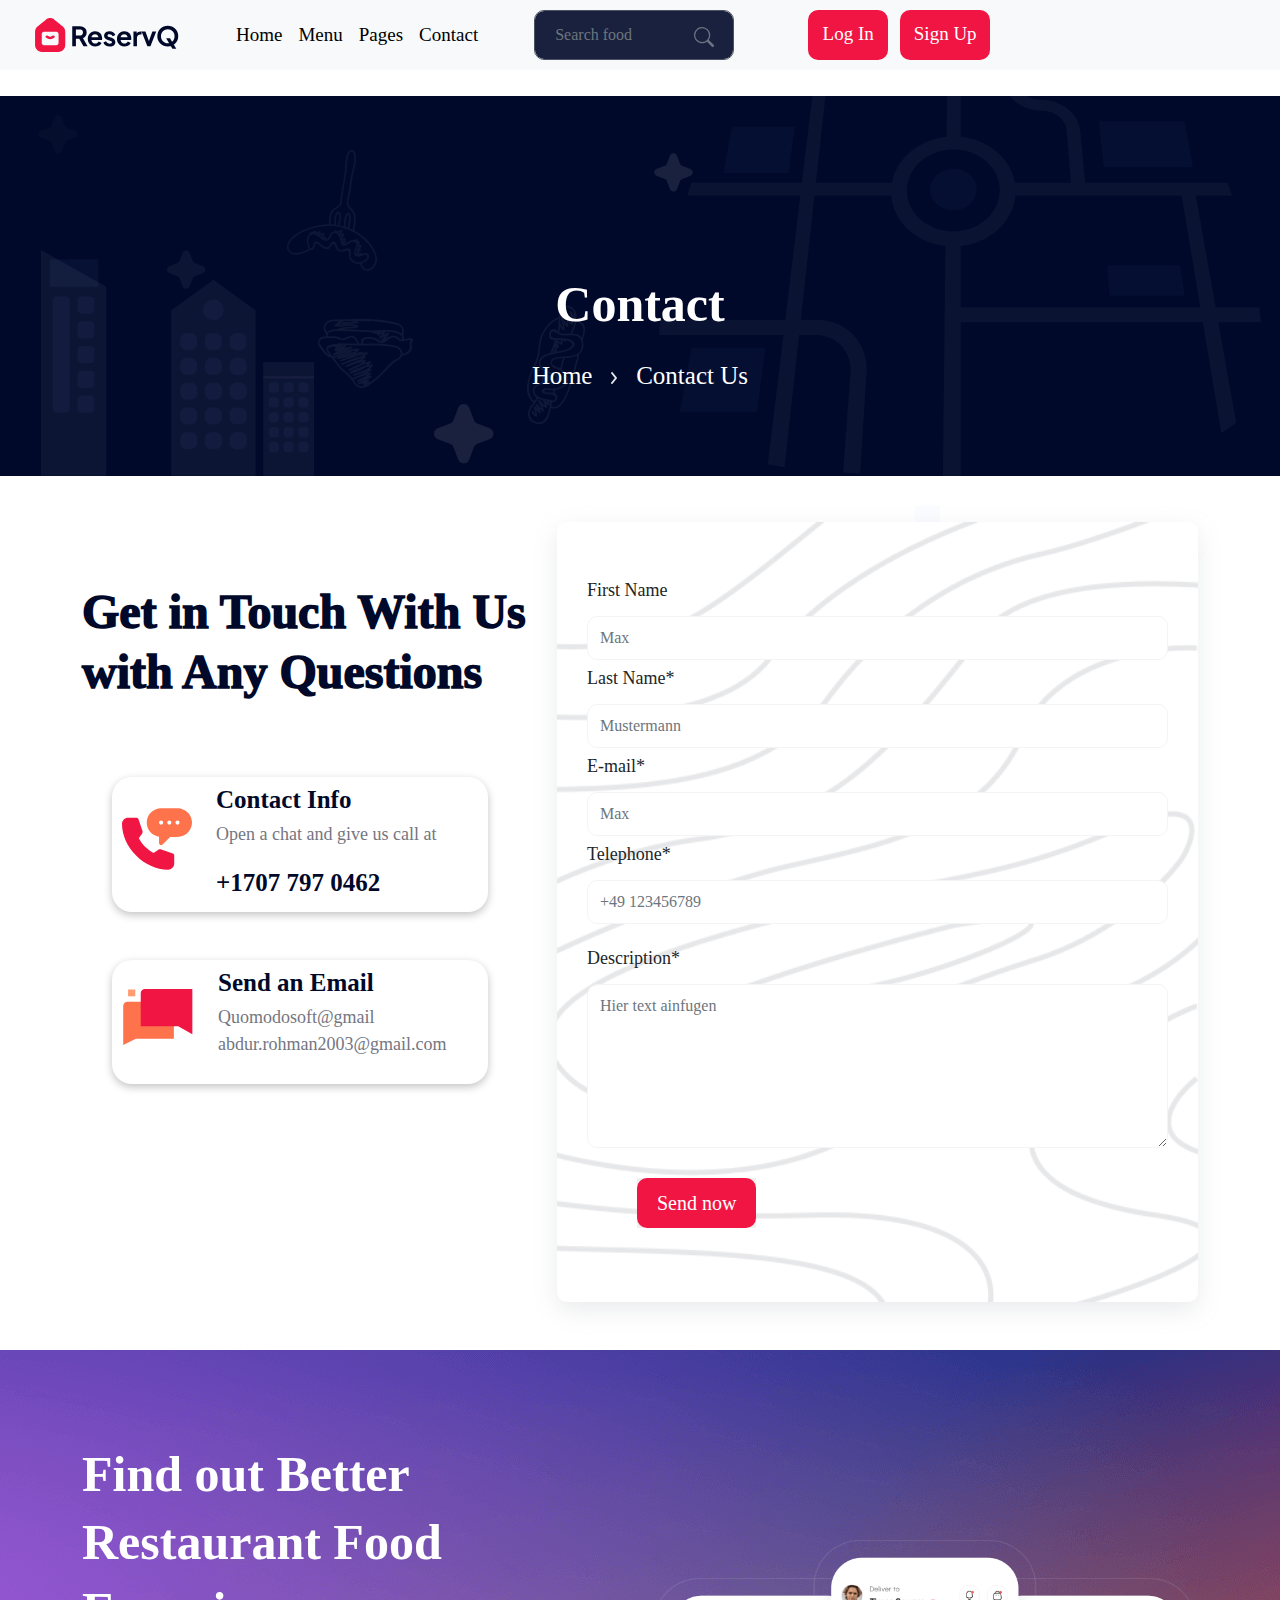
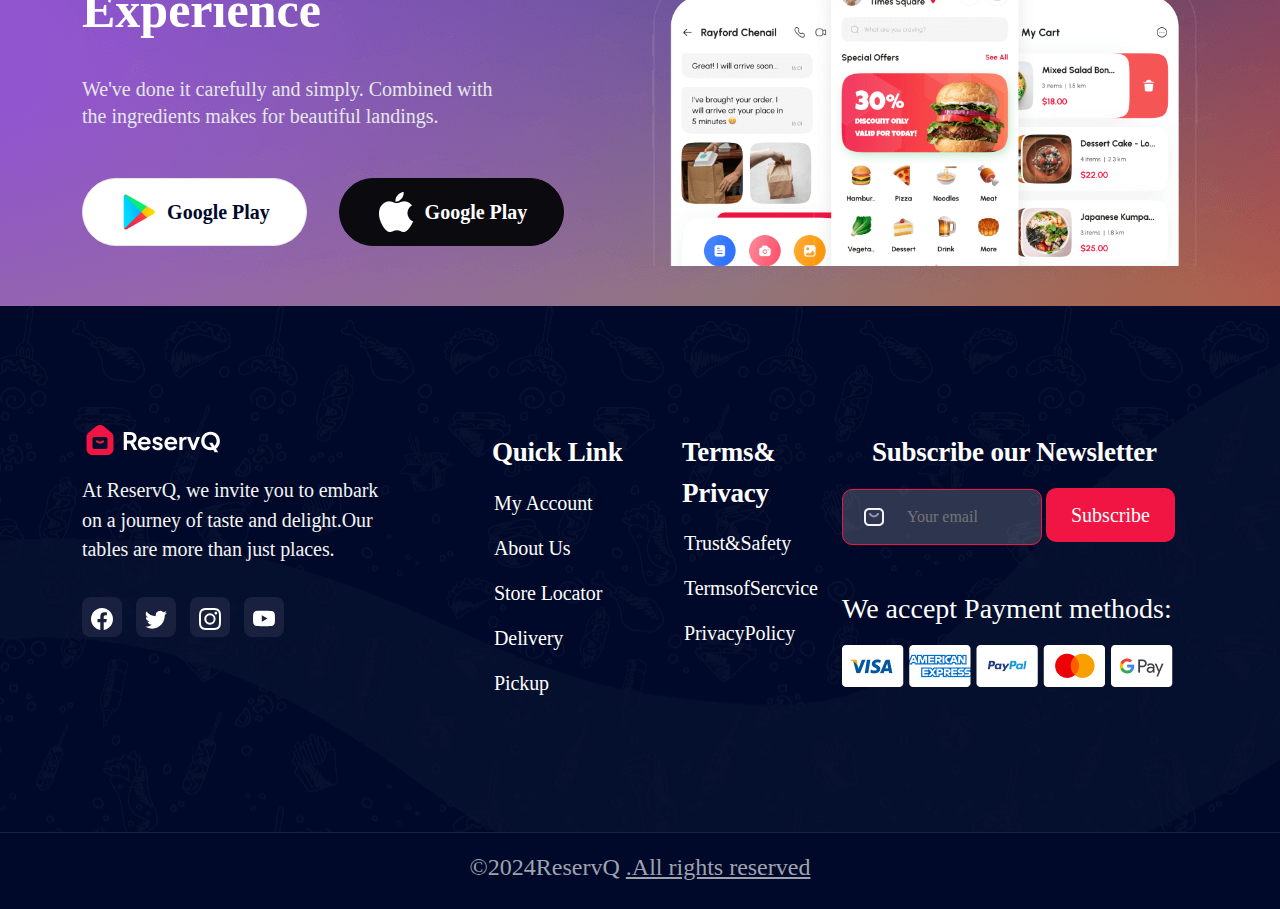
<file: contact.html>
<!DOCTYPE html>
<html lang="en">
<head>
    <meta charset="UTF-8">
    <meta name="viewport" content="width=device-width, initial-scale=1.0">

    <link rel="stylesheet" href="BootstrapClass/css/bootstrap.css">
    <link rel="stylesheet" href="index.css">
    <title>Document</title>
</head>
<body>
  
    <!-- Header start -->

    <header class="header">
        <div class="container">
            <div class="row">
                <div class="col-lg-12">
                    <nav class="navbar navbar-expand-lg navbar-light bg-light fixed-top">
    
                        <img src="pictures/images/logo/logo-header.svg" alt="">
        
                        <button class="navbar-toggler" type="button" data-bs-toggle="collapse" data-bs-target="#myMenu" aria-controls="myMenu" aria-expanded="false" aria-label="Toggle navigation">
                            <span class="navbar-toggler-icon"></span>
                        </button>
                        <div class="collapse navbar-collapse" id="myMenu">
                            <ul class="navbar-nav mx-5 mb-2 mb-lg-0">
                                <li class="nav-item">
                                    <a style="color: #000;" href="index.html" class="nav-link">Home</a>
                                </li>
                                <li class="nav-item">
                                    <a style="color: #000;" href="food-menu.html" class="nav-link">Menu</a>
                                </li>
                                <li class="nav-item d-none d-lg-flex">
                                    <a style="color: #000;" href="blog.html" class="nav-link">Pages</a>
                                </li>
                                <li class="nav-item d-lg-none d-flex">
                                    <a style="color: #000;" href="about-us.html" class="nav-link">About Us</a>
                                </li>
                                <li class="nav-item d-lg-flex" d-flex>
                                    <a style="color: #000;" href="contact.html" class="nav-link">Contact</a>
                                </li>
                                <li class="nav-item d-lg-none d-flex">
                                    <a style="color: #000;" href="blog.html" class="nav-link">Blog</a>
                                </li>
                            </ul>
        
                            <div class="nav-btn d-none d-lg-flex">
                                <div class="nav-btn1">
                                    <input type="text" class="form-control" id="example" placeholder="Search food">
                                    <div class="search">
                                        <button type="submit" id="submit">
                                            <svg class="mx-3" xmlns="http://www.w3.org/2000/svg" width="20" height="20" fill="currentColor" class="bi bi-search" viewBox="0 0 16 16">
                                                <path d="M11.742 10.344a6.5 6.5 0 1 0-1.397 1.398h-.001q.044.06.098.115l3.85 3.85a1 1 0 0 0 1.415-1.414l-3.85-3.85a1 1 0 0 0-.115-.1zM12 6.5a5.5 5.5 0 1 1-11 0 5.5 5.5 0 0 1 11 0"/>
                                            </svg>
                                        </button>
                                    </div>
                                </div>
        
                                <div class="link me-auto">
                                    <a href="login.html" class="main-btn-four">Log In</a>
                                    <a href="login.html" class="main-btn">Sign Up</a>
                                </div>
                            </div>
                        </div>
                        </div>
                    </nav>
                </div>
                
            </div>
        </div>
       </div>
    </header>

    <!-- Header end -->



    <!-- Banner start -->

    <div class="inner-banner">
        <div class="container">
            <div class="row">
                <div class="col-lg-12">
                    <div class="banner-head">
                        <h1>Contact</h1>
                    </div>

                    <div class="banner-item">
                        <div class="b-item">
                            <a href="index.html">Home</a>
                        </div>

                        <div class="b-icon">
                            <span>
                                <svg width="24" height="24" viewBox="0 0 24 24" fill="none"
                                        xmlns="http://www.w3.org/2000/svg">
                                        <path d="M10 7L14 12L10 17" stroke="#E5E6EB" stroke-width="2"
                                            stroke-linecap="round" stroke-linejoin="round" />
                                    </svg>
                            </span>
                        </div>
                        <div class="b-item">
                            <span>Contact Us</span>
                        </div>
                    </div>
                </div>
            </div>
        </div>
    </div>

    <!-- Banner end -->



    <!-- Contact start -->

    <div class="contact">
        <div class="container">
            <div class="row">
                <div class="col-lg-5 col-md-6">
                    <div class="contact-head">
                        <h2>Get in Touch With Us with Any Questions</h2>
                    </div>

                    <div class="contact-item mb-5">
                        <div class="contact-inner">
                            <div class="c-icon">
                                <span>
                                    <svg width="70" height="70" viewBox="0 0 80 80" fill="none"
                                        xmlns="http://www.w3.org/2000/svg">
                                        <path
                                            d="M63.4375 4.84375H44.6875C35.642 4.84375 28.2812 12.2045 28.2812 21.25C28.2812 29.5012 34.4039 36.3494 42.3438 37.4892V44.6875C42.3438 45.635 42.9136 46.4911 43.7903 46.8527C44.6548 47.2134 45.6689 47.02 46.3447 46.3445L55.033 37.6562H63.4375C72.483 37.6562 80 30.2955 80 21.25C80 12.2045 72.483 4.84375 63.4375 4.84375ZM44.6875 23.5934C43.3928 23.5934 42.3438 22.5441 42.3438 21.2497C42.3438 19.9553 43.3928 18.9059 44.6875 18.9059C45.9819 18.9059 47.0312 19.9553 47.0312 21.2497C47.0312 22.5441 45.9819 23.5934 44.6875 23.5934ZM54.0625 23.5934C52.7678 23.5934 51.7188 22.5441 51.7188 21.2497C51.7188 19.9553 52.7678 18.9059 54.0625 18.9059C55.3569 18.9059 56.4062 19.9553 56.4062 21.2497C56.4062 22.5441 55.3569 23.5934 54.0625 23.5934ZM63.4375 23.5934C62.1428 23.5934 61.0938 22.5441 61.0938 21.2497C61.0938 19.9553 62.1428 18.9059 63.4375 18.9059C64.7319 18.9059 65.7812 19.9553 65.7812 21.2497C65.7812 22.5441 64.7319 23.5934 63.4375 23.5934Z"
                                            fill="#FE724C" />
                                        <path
                                            d="M52.6562 75.1562C56.5334 75.1562 59.6875 72.0022 59.6875 68.125V58.75C59.6875 57.7406 59.042 56.8456 58.0853 56.5275L44.0558 51.84C43.3691 51.6089 42.6184 51.7141 42.0142 52.1123L36.0495 56.088C29.7323 53.0759 22.2366 45.58 19.2244 39.2628L23.2 33.2981C23.6005 32.6961 23.7013 31.9431 23.4723 31.2566L18.7848 17.227C18.4669 16.2705 17.5719 15.625 16.5625 15.625H7.03125C3.15406 15.625 0 18.7461 0 22.6233C0 49.6267 25.6528 75.1562 52.6562 75.1562Z"
                                            fill="#F01543" />
                                    </svg>
                                </span>
                            </div>

                            <div class="c-text">
                                <h5>Contact Info</h5>
                                <P>Open a chat and give us call at</P>
                                <a href="tel:+17077970462">+1707 797 0462</a>
                            </div>
                        </div>

                        <div class="contact-inner c-inner mt-5">
                            <div class="c-icon c-icon1">
                                <span>
                                    <svg width="72" height="56" viewBox="0 0 82 66" fill="none"
                                        xmlns="http://www.w3.org/2000/svg">
                                        <path
                                            d="M59.6871 14.9219H5C2.23858 14.9219 0 17.1605 0 19.9219V66.0003L14.9218 58.5394H59.6871V14.9219Z"
                                            fill="#FE724C" />
                                        <path
                                            d="M25.6562 0H81.4912V53.3741L64.8477 43.9224H20.6562V5C20.6562 2.23858 22.8948 0 25.6562 0Z"
                                            fill="#F01543" />
                                        <rect opacity="0.7" x="5.73438" y="0.574219" width="8.50744"
                                            height="8.03481" fill="#FF7236" />
                                    </svg>
                                </span>
                            </div>

                            <div class="c-text">
                                <h5>Send an Email</h5>
                                <a href="mailto:Quomodosoft@gmail
                                abdur.rohman2003@gmail.com"><p>Quomodosoft@gmail
                                    abdur.rohman2003@gmail.com</p></a>
                            </div>
                        </div>
                    </div>
                </div>


                <div class="col-lg-7 col-md-6 mb-5">
                    <div class="c-form">
                        <div class="c-form-item">
                            <div class="c-form-inner">
                                <label for="" class="form-label">First Name</label>
                                <input type="text" placeholder="Max" class="form-control" 
                                id="exampleInputformcontrol2">
                            </div>

                            <div class="c-form-inner">
                                <label for="" class="form-label">Last Name*</label>
                                <input type="text" placeholder="Mustermann" class="form-control"
                                id="exampleInputformcontrol3">
                            </div>
                        </div>

                        <div class="c-form-item">
                            <div class="c-form-inner">
                                <label for="" class="form-label">E-mail*</label>
                                <input type="email" placeholder="Max" class="form-control"
                                id="exampleInputformcontrol4">
                            </div>

                            <div class="c-form-inner">
                                <label for="" class="form-label">Telephone*</label>
                                <input type="text" placeholder="+49 123456789" class="form-control"
                                id="exampleInputformcontrol5">
                            </div>
                        </div>

                        <div class="c-form-item mt-3">
                            <div class="c-form-inner">
                                <label class="form-label" for="exampleTextareaformcontrol1" class="c-l">Description*</label>
                                <textarea id="exampleTextareaformcontrol1" class="form-control" rows="5" 
                                placeholder="Hier text ainfugen"></textarea>
                            </div>
                        </div>


                        <button type="button" class="c-btn mb-5">
                            <a href="#">Send now</a>
                        </button>
                    </div>

                    
                </div>
            </div>
        </div>
    </div>

    <!-- Contact end -->




    <!-- Restuarant start -->

    <section class="restaurant">
        <div class="container">
            <div class="row align-items-center">
                <div class="col-lg-6">
                    <div class="restaurant-title">
                        <h2>Find out Better Restaurant Food Experience</h2>

                        <h4>We've done it carefully and simply. Combined with the ingredients makes for beautiful
                            landings.</h4>
                    </div>

                    <div class="restaurant-link">
                        <a href="#">
                            <span>
                                <img src="pictures/images/icon/Google_Play.png" alt="">
                            </span>Google Play
                        </a>

                        <a href="#" class="restaurant-link-two">
                            <span>
                                <img src="pictures/images/icon/apple.png" alt="">
                            </span>Google Play
                        </a>
                    </div>
                </div>

                <div class="col-lg-6 d-none d-lg-flex">
                    <div class="restaurant-img-box">
                        <div class="restaurant-img">
                            <img class="w-100" src="pictures/images/thumb/restaurant.png" alt="">
                        </div>
                    </div>
                </div>
            </div>
        </div>
    </section>

    <!-- Restuarant end-->




    <!-- Footer start -->

    <footer class="footer">
        <div class="container">
            <div class="row">
                <div class="col-lg-4 col-md-12">
                    <div class="footer-logo">
                        <div class="logo">
                            <img src="pictures/images/logo/footer-logo.svg" alt="logo">
                        </div>
            
                        <div class="footer-text">
                            <h4>At ReservQ, we invite you to embark on a journey of taste and delight.Our tables are more than just places.</h4>
            
                        </div>
                    </div>
                    <div class="footer-icon">
                        <div class="icon-footer">
                            <a href="https://www.facebook.com/" target="_blank">
                                <span>
                                    <svg xmlns="http://www.w3.org/2000/svg" width="22" height="22" fill="currentColor" class="bi bi-facebook" viewBox="0 0 16 16">
                                        <path d="M16 8.049c0-4.446-3.582-8.05-8-8.05C3.58 0-.002 3.603-.002 8.05c0 4.017 2.926 7.347 6.75 7.951v-5.625h-2.03V8.05H6.75V6.275c0-2.017 1.195-3.131 3.022-3.131.876 0 1.791.157 1.791.157v1.98h-1.009c-.993 0-1.303.621-1.303 1.258v1.51h2.218l-.354 2.326H9.25V16c3.824-.604 6.75-3.934 6.75-7.951"/>
                                    </svg>
                                </span>
                            </a>
                            <a href="https://twitter.com/" target="_blank">
                                <span>
                                    <svg xmlns="http://www.w3.org/2000/svg" width="22" height="22" fill="currentColor" class="bi bi-twitter" viewBox="0 0 16 16">
                                        <path d="M5.026 15c6.038 0 9.341-5.003 9.341-9.334q.002-.211-.006-.422A6.7 6.7 0 0 0 16 3.542a6.7 6.7 0 0 1-1.889.518 3.3 3.3 0 0 0 1.447-1.817 6.5 6.5 0 0 1-2.087.793A3.286 3.286 0 0 0 7.875 6.03a9.32 9.32 0 0 1-6.767-3.429 3.29 3.29 0 0 0 1.018 4.382A3.3 3.3 0 0 1 .64 6.575v.045a3.29 3.29 0 0 0 2.632 3.218 3.2 3.2 0 0 1-.865.115 3 3 0 0 1-.614-.057 3.28 3.28 0 0 0 3.067 2.277A6.6 6.6 0 0 1 .78 13.58a6 6 0 0 1-.78-.045A9.34 9.34 0 0 0 5.026 15"/>
                                    </svg>
                                </span>
                            </a>
                            <a href="https://www.instagram.com" target="_blank">
                                <span>
                                    <svg xmlns="http://www.w3.org/2000/svg" width="22" height="22" fill="currentColor" class="bi bi-instagram" viewBox="0 0 16 16">
                                        <path d="M8 0C5.829 0 5.556.01 4.703.048 3.85.088 3.269.222 2.76.42a3.9 3.9 0 0 0-1.417.923A3.9 3.9 0 0 0 .42 2.76C.222 3.268.087 3.85.048 4.7.01 5.555 0 5.827 0 8.001c0 2.172.01 2.444.048 3.297.04.852.174 1.433.372 1.942.205.526.478.972.923 1.417.444.445.89.719 1.416.923.51.198 1.09.333 1.942.372C5.555 15.99 5.827 16 8 16s2.444-.01 3.298-.048c.851-.04 1.434-.174 1.943-.372a3.9 3.9 0 0 0 1.416-.923c.445-.445.718-.891.923-1.417.197-.509.332-1.09.372-1.942C15.99 10.445 16 10.173 16 8s-.01-2.445-.048-3.299c-.04-.851-.175-1.433-.372-1.941a3.9 3.9 0 0 0-.923-1.417A3.9 3.9 0 0 0 13.24.42c-.51-.198-1.092-.333-1.943-.372C10.443.01 10.172 0 7.998 0zm-.717 1.442h.718c2.136 0 2.389.007 3.232.046.78.035 1.204.166 1.486.275.373.145.64.319.92.599s.453.546.598.92c.11.281.24.705.275 1.485.039.843.047 1.096.047 3.231s-.008 2.389-.047 3.232c-.035.78-.166 1.203-.275 1.485a2.5 2.5 0 0 1-.599.919c-.28.28-.546.453-.92.598-.28.11-.704.24-1.485.276-.843.038-1.096.047-3.232.047s-2.39-.009-3.233-.047c-.78-.036-1.203-.166-1.485-.276a2.5 2.5 0 0 1-.92-.598 2.5 2.5 0 0 1-.6-.92c-.109-.281-.24-.705-.275-1.485-.038-.843-.046-1.096-.046-3.233s.008-2.388.046-3.231c.036-.78.166-1.204.276-1.486.145-.373.319-.64.599-.92s.546-.453.92-.598c.282-.11.705-.24 1.485-.276.738-.034 1.024-.044 2.515-.045zm4.988 1.328a.96.96 0 1 0 0 1.92.96.96 0 0 0 0-1.92m-4.27 1.122a4.109 4.109 0 1 0 0 8.217 4.109 4.109 0 0 0 0-8.217m0 1.441a2.667 2.667 0 1 1 0 5.334 2.667 2.667 0 0 1 0-5.334"/>
                                    </svg>
                                </span>
                            </a>
                            <a href="https://www.youtube.com/" target="_blank">
                                <span>
                                    <svg xmlns="http://www.w3.org/2000/svg" width="22" height="22" fill="currentColor" class="bi bi-youtube" viewBox="0 0 16 16">
                                        <path d="M8.051 1.999h.089c.822.003 4.987.033 6.11.335a2.01 2.01 0 0 1 1.415 1.42c.101.38.172.883.22 1.402l.01.104.022.26.008.104c.065.914.073 1.77.074 1.957v.075c-.001.194-.01 1.108-.082 2.06l-.008.105-.009.104c-.05.572-.124 1.14-.235 1.558a2.01 2.01 0 0 1-1.415 1.42c-1.16.312-5.569.334-6.18.335h-.142c-.309 0-1.587-.006-2.927-.052l-.17-.006-.087-.004-.171-.007-.171-.007c-1.11-.049-2.167-.128-2.654-.26a2.01 2.01 0 0 1-1.415-1.419c-.111-.417-.185-.986-.235-1.558L.09 9.82l-.008-.104A31 31 0 0 1 0 7.68v-.123c.002-.215.01-.958.064-1.778l.007-.103.003-.052.008-.104.022-.26.01-.104c.048-.519.119-1.023.22-1.402a2.01 2.01 0 0 1 1.415-1.42c.487-.13 1.544-.21 2.654-.26l.17-.007.172-.006.086-.003.171-.007A100 100 0 0 1 7.858 2zM6.4 5.209v4.818l4.157-2.408z"/>
                                    </svg>
                                </span>
                            </a>
                        </div>
                    </div>
                </div>


                <div class="col-lg-8 col-md-12">
                    <div class="row mt-3">
                        <div class="col col-lg-3 col-md-3">
                            <div class="quick-link-items">
                                <div class="quick-link-head">
                                    <h3>Quick Link</h3>
                                </div>
            
                                <div class="quick-link-menu">
                                    <ul>
                                        <li>
                                            <a href="">My Account</a>
                                        </li>
            
                                        <li>
                                            <a href="">About Us</a>
                                        </li>
            
                                        <li>
                                            <a href="">Store Locator</a>
                                        </li>
            
                                        <li>
                                            <a href="">Delivery</a>
                                        </li>
            
                                        <li>
                                            <a href="">Pickup</a>
                                        </li>
                                    </ul>
                                </div>
                            </div>
                        </div>

                        <div class="col col-lg-3 col-md-3">
                            <div class="quick-link-items">
                                <div class="quick-link-head">
                                    <h3>Terms& Privacy</h3>
                                </div>
            
                                <div class="quick-link-menu">
                                    <ul>
                                        <li>
                                            <a href="">Trust&Safety</a>
                                        </li>
            
                                        <li>
                                            <a href="">TermsofSercvice</a>
                                        </li>
            
                                        <li>
                                            <a href="">PrivacyPolicy</a>
                                        </li>
                                    </ul>
                                </div>
                            </div>
                        </div>

                        <div class="col-lg-6 col-md-6">
                            <div class="quick-link-items">
                                <div class="quick-link-head">
                                    <h3>Subscribe our Newsletter</h3>
                                </div>

                                <div class="quick-link-icon mt-3">
                                    <div class="icon-quick">
                                        <img src="pictures/images/icon/sms.png" alt="">
                                    </div>
                                    <input id="examples@gmail.com" type="email" class="form-control1 mb-3" placeholder="Your email">
                                    <a href="" class="quick-link">Subscribe</a>
                                </div>

                                <div class="quick-link-text">
                                    <h6>We accept Payment methods:</h6>
                                </div>

                                <div class="quick-link-img">
                                    <a href="">
                                        <img src="pictures/images/small/Visa.png" alt="">
                                    </a>
                                    <a href="">
                                        <img src="pictures/images/small/Amex.png" alt="">
                                    </a>
                                    <a href="">
                                        <img src="pictures/images/small/PayPal.png" alt="">
                                    </a>
                                    <a href="">
                                        <img src="pictures/images/small/Mastercard.png" alt="">
                                    </a>
                                    <a href="">
                                        <img src="pictures/images/small/GooglePay.png" alt="">
                                    </a>
                                </div>
                            </div>
                        </div>
                    </div>
                </div>
            </div>
        </div>
    </footer>

    <!-- Footer end -->



    <div class="copyright">
        <div class="container">
            <div class="row">
                <div class="c0l-lg-12">
                    <div class="copyright-text">
                        <h4>&copy;2024ReservQ <span>.All rights reserved</span></h4>
                    </div>
                </div>
            </div>
        </div>
    </div>

<script src="BootstrapClass/js/bootstrap.js"></script>
</body>
</html>
</file>
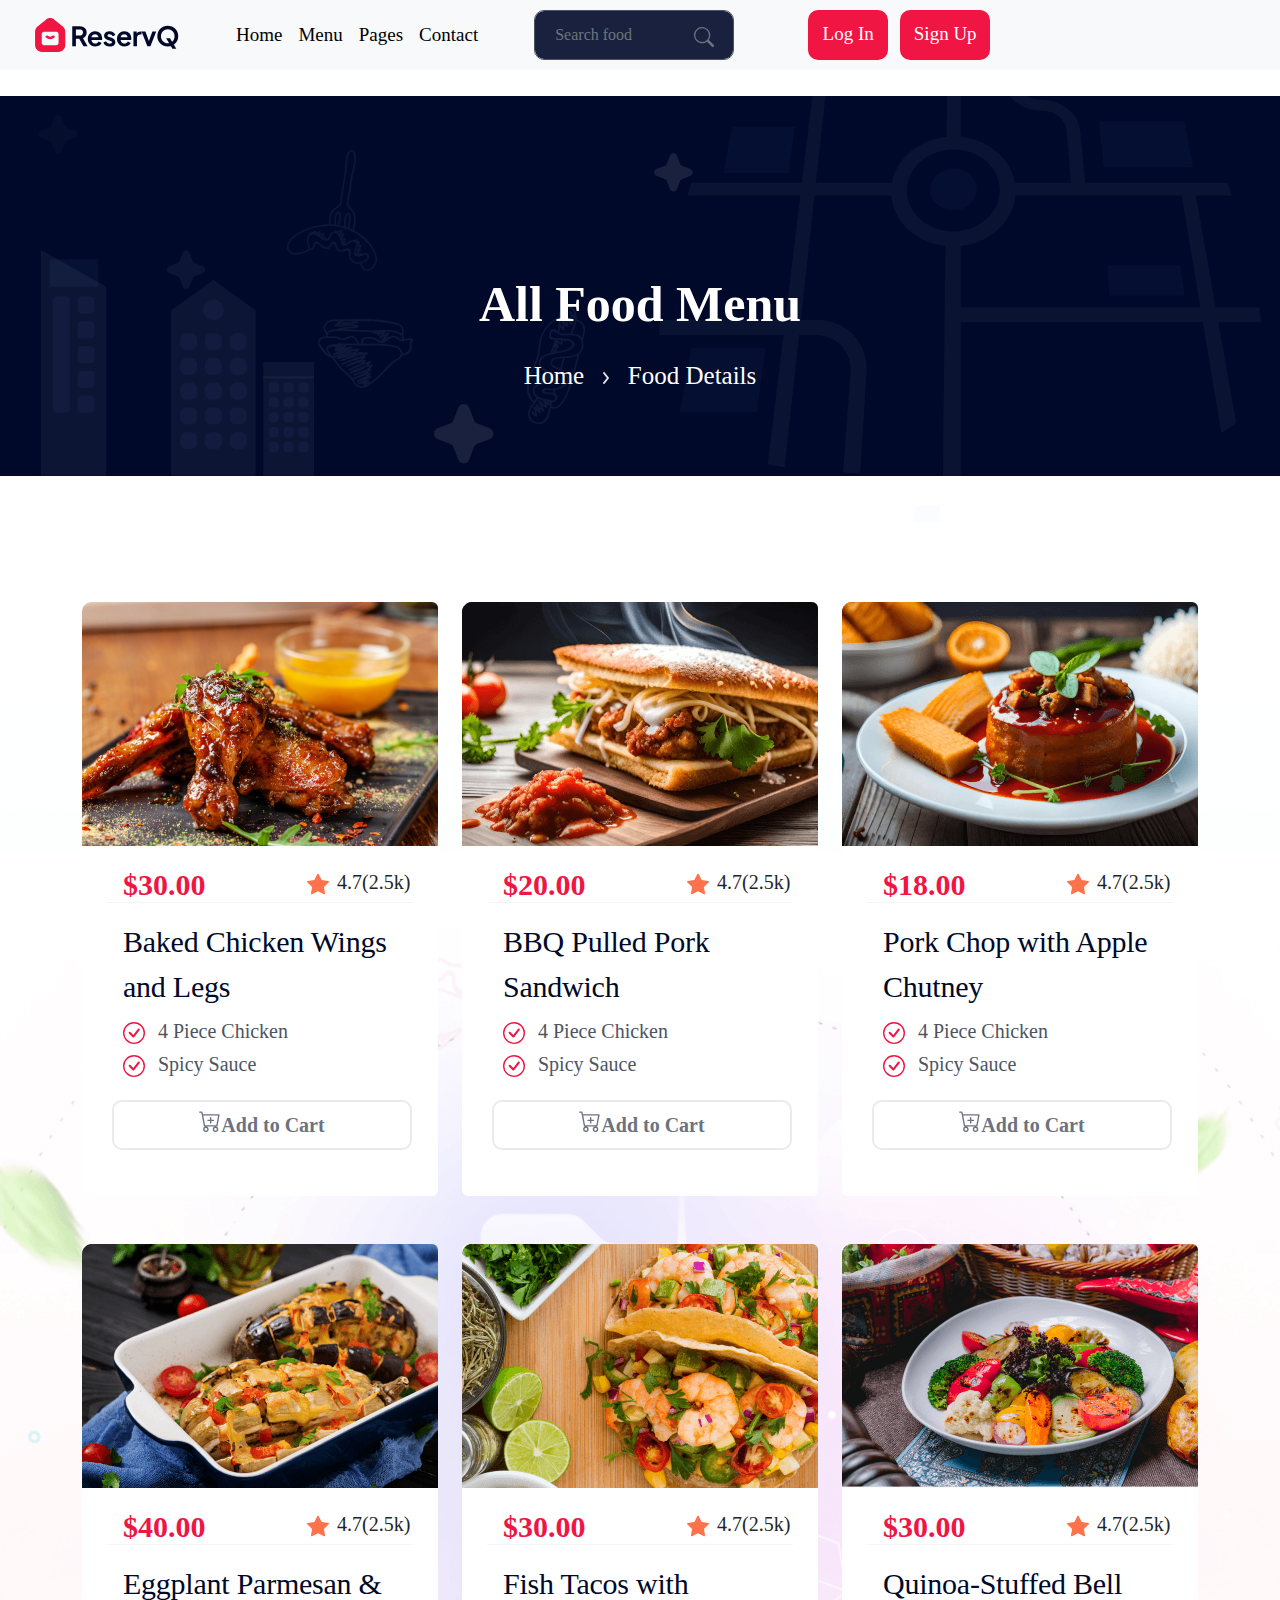
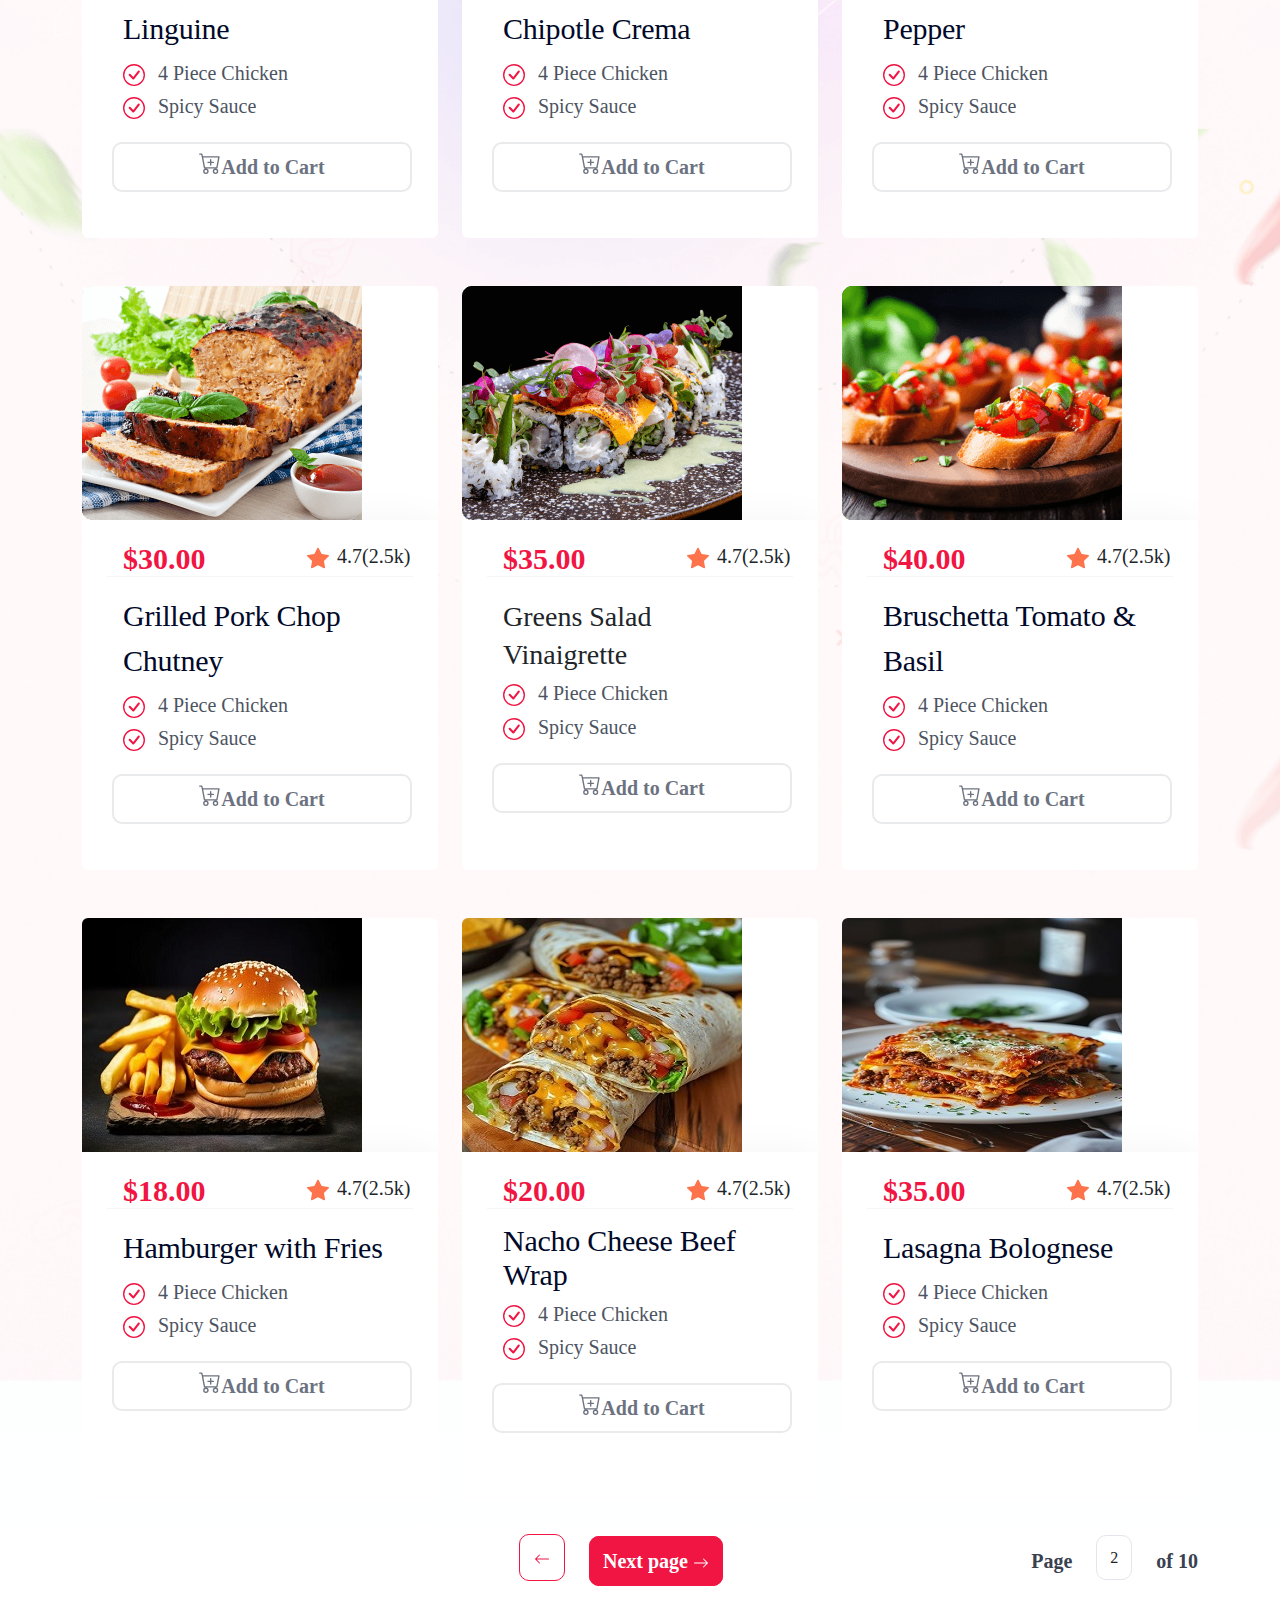
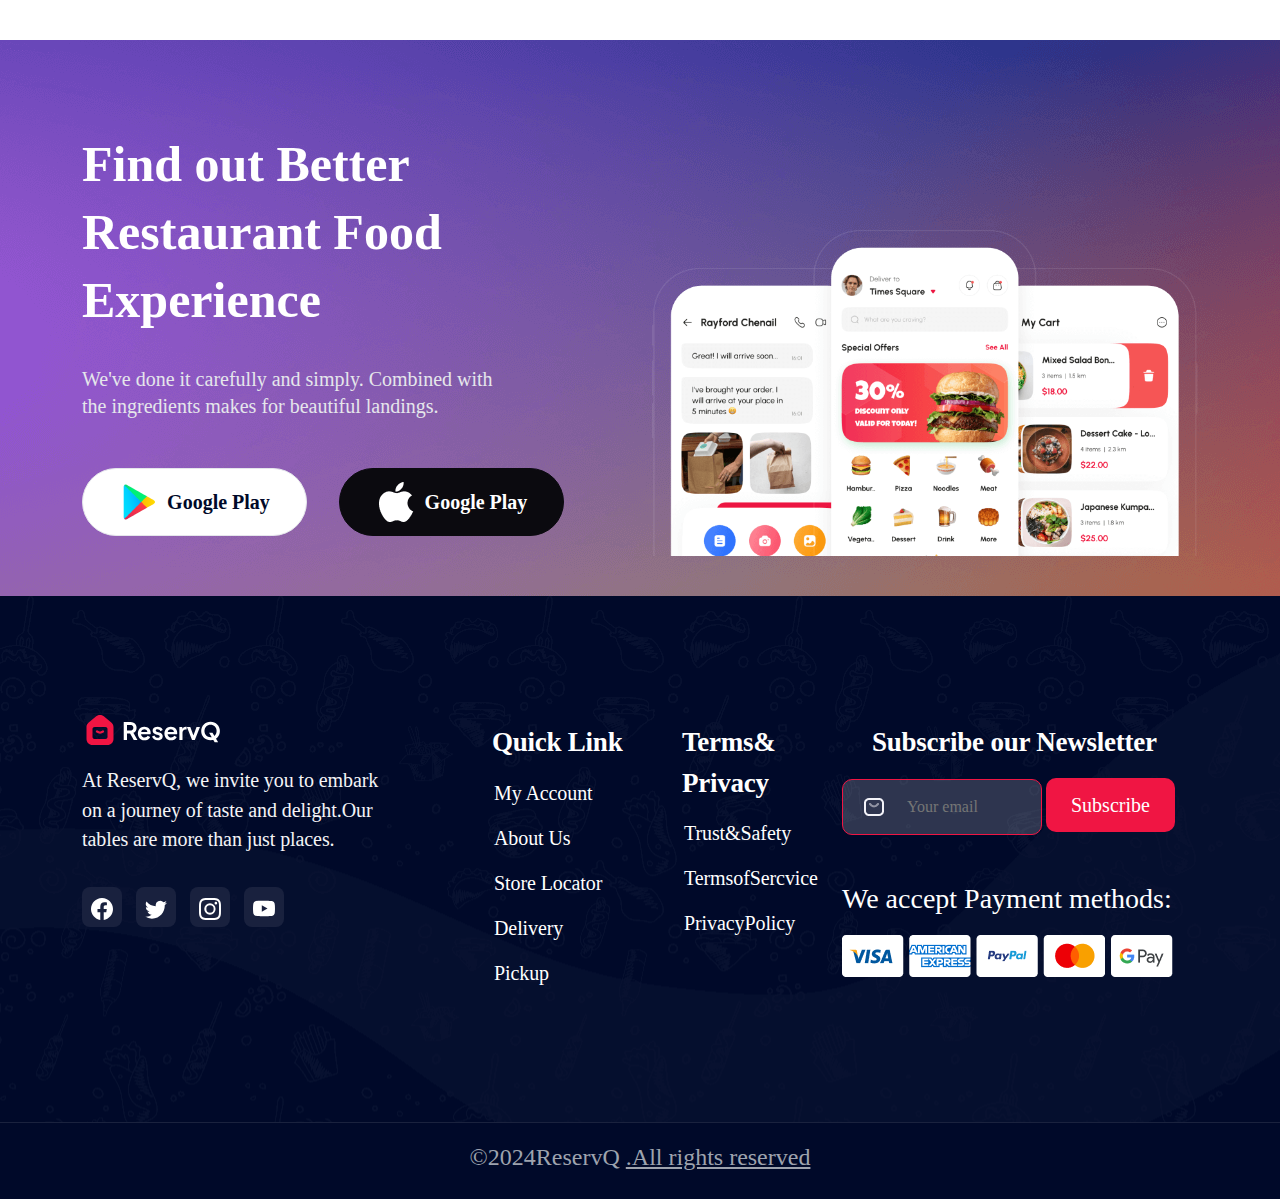
<file: food-menu.html>
<!DOCTYPE html>
<html lang="en">
<head>
    <meta charset="UTF-8">
    <meta name="viewport" content="width=device-width, initial-scale=1.0">
    <link rel="stylesheet" href="BootstrapClass/css/bootstrap.css">
    <link rel="stylesheet" href="BootstrapClass/fontawesome/css/all.css">
    <link rel="stylesheet" href="index.css">

    <title>Document</title>
</head>
<body>
    
    <!-- Header start -->

    <header class="header">
        <div class="container">
            <div class="row">
                <div class="col-lg-12">
                    <nav class="navbar navbar-expand-lg navbar-light bg-light fixed-top">
    
                        <img src="pictures/images/logo/logo-header.svg" alt="">
        
                        <button class="navbar-toggler" type="button" data-bs-toggle="collapse" data-bs-target="#myMenu" aria-controls="myMenu" aria-expanded="false" aria-label="Toggle navigation">
                            <span class="navbar-toggler-icon"></span>
                        </button>
                        <div class="collapse navbar-collapse" id="myMenu">
                            <ul class="navbar-nav mx-5 mb-2 mb-lg-0">
                                <li class="nav-item">
                                    <a style="color: #000;" href="index.html" class="nav-link">Home</a>
                                </li>
                                <li class="nav-item">
                                    <a style="color: #000;" href="food-menu.html" class="nav-link">Menu</a>
                                </li>
                                <li class="nav-item d-none d-lg-flex">
                                    <a style="color: #000;" href="blog.html" class="nav-link">Pages</a>
                                </li>
                                <li class="nav-item d-lg-none d-flex">
                                    <a style="color: #000;" href="about-us.html" class="nav-link">About Us</a>
                                </li>
                                <li class="nav-item d-lg-flex" d-flex>
                                    <a style="color: #000;" href="contact.html" class="nav-link">Contact</a>
                                </li>
                                <li class="nav-item d-lg-none d-flex">
                                    <a style="color: #000;" href="blog.html" class="nav-link">Blog</a>
                                </li>
                            </ul>
        
                            <div class="nav-btn d-none d-lg-flex">
                                <div class="nav-btn1">
                                    <input type="text" class="form-control" id="example" placeholder="Search food">
                                    <div class="search">
                                        <button type="submit" id="submit">
                                            <svg class="mx-3" xmlns="http://www.w3.org/2000/svg" width="20" height="20" fill="currentColor" class="bi bi-search" viewBox="0 0 16 16">
                                                <path d="M11.742 10.344a6.5 6.5 0 1 0-1.397 1.398h-.001q.044.06.098.115l3.85 3.85a1 1 0 0 0 1.415-1.414l-3.85-3.85a1 1 0 0 0-.115-.1zM12 6.5a5.5 5.5 0 1 1-11 0 5.5 5.5 0 0 1 11 0"/>
                                            </svg>
                                        </button>
                                    </div>
                                </div>
        
                                <div class="link me-auto">
                                    <a href="login.html" class="main-btn-four">Log In</a>
                                    <a href="login.html" class="main-btn">Sign Up</a>
                                </div>
                            </div>
                        </div>
                        </div>
                    </nav>
                </div>
                
            </div>
        </div>
       </div>
    </header>

    <!-- Header end -->






    <!-- Banner start -->

    <div class="inner-banner">
        <div class="container">
            <div class="row">
                <div class="col-lg-12">
                    <div class="banner-head">
                        <h1>All Food Menu</h1>
                    </div>

                    <div class="banner-item">
                        <div class="b-item">
                            <a href="index.html">Home</a>
                        </div>

                        <div class="b-icon">
                            <span>
                                <svg width="24" height="24" viewBox="0 0 24 24" fill="none"
                                        xmlns="http://www.w3.org/2000/svg">
                                        <path d="M10 7L14 12L10 17" stroke="#E5E6EB" stroke-width="2"
                                            stroke-linecap="round" stroke-linejoin="round" />
                                    </svg>
                            </span>
                        </div>
                        <div class="b-item">
                            <span>Food Details</span>
                        </div>
                    </div>
                </div>
            </div>
        </div>
    </div>

    <!-- Banner end -->



    


    <!-- Food Details start -->

    <section class="traditional">
        <div class="container">
            <div class="row justify-content-center">
                <div class="col col-lg-4 col-md-6 mb-5 ">
                    <div id="content">
                        <div class="item">
                            <div class="item-img">
                                <img src="pictures/images/thumb/featured-1.png" alt="">
                            </div>

                            <div class="food-item-text1">
                                <div class="price">
                                    <div class="price-tag">
                                        <div class="left mt-3 mx-3">
                                            <h3>$30.00</h3>
                                        </div>

                                        <div class="right ">
                                            <div class="price-icon">
                                                <span>
                                                    <svg xmlns="http://www.w3.org/2000/svg" width="22" height="22" fill="currentColor" class="bi bi-star-fill" viewBox="0 0 16 16">
                                                        <path d="M3.612 15.443c-.386.198-.824-.149-.746-.592l.83-4.73L.173 6.765c-.329-.314-.158-.888.283-.95l4.898-.696L7.538.792c.197-.39.73-.39.927 0l2.184 4.327 4.898.696c.441.062.612.636.282.95l-3.522 3.356.83 4.73c.078.443-.36.79-.746.592L8 13.187l-4.389 2.256z"/>
                                                    </svg>
                                                </span>
                                            </div>
                                            <h5>4.7(2.5k)</h5>
                                        </div>
                                    </div>
                                </div>

                                <div class="item-text mx-3 mt-3">
                                    <h3><a href="all-food.html">Baked Chicken Wings and Legs</a></h3>
                                </div>
                                
                                <div class="text-item-icon-item">
                                    <div class="icon-item mx-3">
                                        <div class="icon">
                                            <svg xmlns="http://www.w3.org/2000/svg" width="22" height="22" fill="currentColor" class="bi bi-check-circle" viewBox="0 0 16 16">
                                                <path d="M8 15A7 7 0 1 1 8 1a7 7 0 0 1 0 14m0 1A8 8 0 1 0 8 0a8 8 0 0 0 0 16"/>
                                                <path d="m10.97 4.97-.02.022-3.473 4.425-2.093-2.094a.75.75 0 0 0-1.06 1.06L6.97 11.03a.75.75 0 0 0 1.079-.02l3.992-4.99a.75.75 0 0 0-1.071-1.05"/>
                                            </svg>
                                        </div>
    
                                        <div class="text">
                                            <h5>4 Piece Chicken</h5>
                                        </div>
                                    </div>
    
                                    <div class="icon-item mx-3">
                                        <div class="icon">
                                            <svg xmlns="http://www.w3.org/2000/svg" width="22" height="22" fill="currentColor" class="bi bi-check-circle" viewBox="0 0 16 16">
                                                <path d="M8 15A7 7 0 1 1 8 1a7 7 0 0 1 0 14m0 1A8 8 0 1 0 8 0a8 8 0 0 0 0 16"/>
                                                <path d="m10.97 4.97-.02.022-3.473 4.425-2.093-2.094a.75.75 0 0 0-1.06 1.06L6.97 11.03a.75.75 0 0 0 1.079-.02l3.992-4.99a.75.75 0 0 0-1.071-1.05"/>
                                                </svg>
                                        </div>
    
                                        <div class="text">
                                            <h5>Spicy Sauce</h5>
                                        </div>
                                    </div>

                                    <div class="shopping-item mt-4">
                                        <span>
                                            <a href="">
                                                <svg xmlns="http://www.w3.org/2000/svg" width="22" height="22" fill="currentColor" class="bi bi-cart-plus" viewBox="0 0 16 16">
                                                    <path d="M9 5.5a.5.5 0 0 0-1 0V7H6.5a.5.5 0 0 0 0 1H8v1.5a.5.5 0 0 0 1 0V8h1.5a.5.5 0 0 0 0-1H9z"/>
                                                    <path d="M.5 1a.5.5 0 0 0 0 1h1.11l.401 1.607 1.498 7.985A.5.5 0 0 0 4 12h1a2 2 0 1 0 0 4 2 2 0 0 0 0-4h7a2 2 0 1 0 0 4 2 2 0 0 0 0-4h1a.5.5 0 0 0 .491-.408l1.5-8A.5.5 0 0 0 14.5 3H2.89l-.405-1.621A.5.5 0 0 0 2 1zm3.915 10L3.102 4h10.796l-1.313 7zM6 14a1 1 0 1 1-2 0 1 1 0 0 1 2 0m7 0a1 1 0 1 1-2 0 1 1 0 0 1 2 0"/>
                                                </svg>
                                                Add to Cart
                                            </a>
                                        </span>
                                    </div>
                                </div>
                            </div>
                        </div>
                    </div>
                </div>

                <div class="col col-lg-4 col-md-6 mb-5 ">
                    <div id="content">
                        <div class="item">
                            <div class="item-img">
                                <img src="pictures/images/thumb/traditional-2.png" alt="">
                            </div>

                            <div class="food-item-text1">
                                <div class="price">
                                    <div class="price-tag">
                                        <div class="left mt-3 mx-3">
                                            <h3>$20.00</h3>
                                        </div>

                                        <div class="right ">
                                            <div class="price-icon">
                                                <span>
                                                    <svg xmlns="http://www.w3.org/2000/svg" width="22" height="22" fill="currentColor" class="bi bi-star-fill" viewBox="0 0 16 16">
                                                        <path d="M3.612 15.443c-.386.198-.824-.149-.746-.592l.83-4.73L.173 6.765c-.329-.314-.158-.888.283-.95l4.898-.696L7.538.792c.197-.39.73-.39.927 0l2.184 4.327 4.898.696c.441.062.612.636.282.95l-3.522 3.356.83 4.73c.078.443-.36.79-.746.592L8 13.187l-4.389 2.256z"/>
                                                    </svg>
                                                </span>
                                            </div>
                                            <h5>4.7(2.5k)</h5>
                                        </div>
                                    </div>
                                </div>

                                <div class="item-text mx-3 mt-3">
                                    <h3><a href="all-food.html">BBQ Pulled Pork Sandwich</a></h3>
                                </div>
                                
                                <div class="text-item-icon-item">
                                    <div class="icon-item mx-3">
                                        <div class="icon">
                                            <svg xmlns="http://www.w3.org/2000/svg" width="22" height="22" fill="currentColor" class="bi bi-check-circle" viewBox="0 0 16 16">
                                                <path d="M8 15A7 7 0 1 1 8 1a7 7 0 0 1 0 14m0 1A8 8 0 1 0 8 0a8 8 0 0 0 0 16"/>
                                                <path d="m10.97 4.97-.02.022-3.473 4.425-2.093-2.094a.75.75 0 0 0-1.06 1.06L6.97 11.03a.75.75 0 0 0 1.079-.02l3.992-4.99a.75.75 0 0 0-1.071-1.05"/>
                                                </svg>
                                        </div>
    
                                        <div class="text">
                                            <h5>4 Piece Chicken</h5>
                                        </div>
                                    </div>
    
                                    <div class="icon-item mx-3">
                                        <div class="icon">
                                            <svg xmlns="http://www.w3.org/2000/svg" width="22" height="22" fill="currentColor" class="bi bi-check-circle" viewBox="0 0 16 16">
                                                <path d="M8 15A7 7 0 1 1 8 1a7 7 0 0 1 0 14m0 1A8 8 0 1 0 8 0a8 8 0 0 0 0 16"/>
                                                <path d="m10.97 4.97-.02.022-3.473 4.425-2.093-2.094a.75.75 0 0 0-1.06 1.06L6.97 11.03a.75.75 0 0 0 1.079-.02l3.992-4.99a.75.75 0 0 0-1.071-1.05"/>
                                                </svg>
                                        </div>
    
                                        <div class="text">
                                            <h5>Spicy Sauce</h5>
                                        </div>
                                    </div>

                                    <div class="shopping-item mt-4">
                                        <span>
                                            <a href="">
                                                <svg xmlns="http://www.w3.org/2000/svg" width="22" height="22" fill="currentColor" class="bi bi-cart-plus" viewBox="0 0 16 16">
                                                    <path d="M9 5.5a.5.5 0 0 0-1 0V7H6.5a.5.5 0 0 0 0 1H8v1.5a.5.5 0 0 0 1 0V8h1.5a.5.5 0 0 0 0-1H9z"/>
                                                    <path d="M.5 1a.5.5 0 0 0 0 1h1.11l.401 1.607 1.498 7.985A.5.5 0 0 0 4 12h1a2 2 0 1 0 0 4 2 2 0 0 0 0-4h7a2 2 0 1 0 0 4 2 2 0 0 0 0-4h1a.5.5 0 0 0 .491-.408l1.5-8A.5.5 0 0 0 14.5 3H2.89l-.405-1.621A.5.5 0 0 0 2 1zm3.915 10L3.102 4h10.796l-1.313 7zM6 14a1 1 0 1 1-2 0 1 1 0 0 1 2 0m7 0a1 1 0 1 1-2 0 1 1 0 0 1 2 0"/>
                                                </svg>
                                                Add to Cart
                                            </a>
                                        </span>
                                    </div>
                                </div>
                            </div>
                        </div>

                        
                    </div>
                </div>

                <div class="col col-lg-4 col-md-6 mb-5 ">
                    <div id="content">
                        <div class="item">
                            <div class="item-img">
                                <img src="pictures/images/thumb/traditional-3.png" alt="">
                            </div>

                            <div class="food-item-text1">
                                <div class="price">
                                    <div class="price-tag">
                                        <div class="left mt-3 mx-3">
                                            <h3>$18.00</h3>
                                        </div>

                                        <div class="right ">
                                            <div class="price-icon">
                                                <span>
                                                    <svg xmlns="http://www.w3.org/2000/svg" width="22" height="22" fill="currentColor" class="bi bi-star-fill" viewBox="0 0 16 16">
                                                        <path d="M3.612 15.443c-.386.198-.824-.149-.746-.592l.83-4.73L.173 6.765c-.329-.314-.158-.888.283-.95l4.898-.696L7.538.792c.197-.39.73-.39.927 0l2.184 4.327 4.898.696c.441.062.612.636.282.95l-3.522 3.356.83 4.73c.078.443-.36.79-.746.592L8 13.187l-4.389 2.256z"/>
                                                    </svg>
                                                </span>
                                            </div>
                                            <h5>4.7(2.5k)</h5>
                                        </div>
                                    </div>
                                </div>

                                <div class="item-text mx-3 mt-3">
                                    <h3><a href="all-food.html">Pork Chop with Apple Chutney</a></h3>
                                </div>
                                
                                <div class="text-item-icon-item">
                                    <div class="icon-item mx-3">
                                        <div class="icon">
                                            <svg xmlns="http://www.w3.org/2000/svg" width="22" height="22" fill="currentColor" class="bi bi-check-circle" viewBox="0 0 16 16">
                                                <path d="M8 15A7 7 0 1 1 8 1a7 7 0 0 1 0 14m0 1A8 8 0 1 0 8 0a8 8 0 0 0 0 16"/>
                                                <path d="m10.97 4.97-.02.022-3.473 4.425-2.093-2.094a.75.75 0 0 0-1.06 1.06L6.97 11.03a.75.75 0 0 0 1.079-.02l3.992-4.99a.75.75 0 0 0-1.071-1.05"/>
                                                </svg>
                                        </div>
    
                                        <div class="text">
                                            <h5>4 Piece Chicken</h5>
                                        </div>
                                    </div>
    
                                    <div class="icon-item mx-3">
                                        <div class="icon">
                                            <svg xmlns="http://www.w3.org/2000/svg" width="22" height="22" fill="currentColor" class="bi bi-check-circle" viewBox="0 0 16 16">
                                                <path d="M8 15A7 7 0 1 1 8 1a7 7 0 0 1 0 14m0 1A8 8 0 1 0 8 0a8 8 0 0 0 0 16"/>
                                                <path d="m10.97 4.97-.02.022-3.473 4.425-2.093-2.094a.75.75 0 0 0-1.06 1.06L6.97 11.03a.75.75 0 0 0 1.079-.02l3.992-4.99a.75.75 0 0 0-1.071-1.05"/>
                                                </svg>
                                        </div>
    
                                        <div class="text">
                                            <h5>Spicy Sauce</h5>
                                        </div>
                                    </div>

                                    <div class="shopping-item mt-4">
                                        <span>
                                            <a href="">
                                                <svg xmlns="http://www.w3.org/2000/svg" width="22" height="22" fill="currentColor" class="bi bi-cart-plus" viewBox="0 0 16 16">
                                                    <path d="M9 5.5a.5.5 0 0 0-1 0V7H6.5a.5.5 0 0 0 0 1H8v1.5a.5.5 0 0 0 1 0V8h1.5a.5.5 0 0 0 0-1H9z"/>
                                                    <path d="M.5 1a.5.5 0 0 0 0 1h1.11l.401 1.607 1.498 7.985A.5.5 0 0 0 4 12h1a2 2 0 1 0 0 4 2 2 0 0 0 0-4h7a2 2 0 1 0 0 4 2 2 0 0 0 0-4h1a.5.5 0 0 0 .491-.408l1.5-8A.5.5 0 0 0 14.5 3H2.89l-.405-1.621A.5.5 0 0 0 2 1zm3.915 10L3.102 4h10.796l-1.313 7zM6 14a1 1 0 1 1-2 0 1 1 0 0 1 2 0m7 0a1 1 0 1 1-2 0 1 1 0 0 1 2 0"/>
                                                </svg>
                                                Add to Cart
                                            </a>
                                        </span>
                                    </div>
                                </div>
                            </div>
                        </div>

                        
                    </div>
                </div>


                <div class="col col-lg-4 col-md-6 mb-5 ">
                    <div id="content">
                    <div class="item">
                        <div class="item-img">
                            <img src="pictures/images/thumb/traditional-4.png" alt="">
                        </div>

                        <div class="food-item-text1">
                            <div class="price">
                                <div class="price-tag">
                                    <div class="left mt-3 mx-3">
                                        <h3>$40.00</h3>
                                    </div>

                                    <div class="right ">
                                        <div class="price-icon">
                                            <span>
                                                <svg xmlns="http://www.w3.org/2000/svg" width="22" height="22" fill="currentColor" class="bi bi-star-fill" viewBox="0 0 16 16">
                                                    <path d="M3.612 15.443c-.386.198-.824-.149-.746-.592l.83-4.73L.173 6.765c-.329-.314-.158-.888.283-.95l4.898-.696L7.538.792c.197-.39.73-.39.927 0l2.184 4.327 4.898.696c.441.062.612.636.282.95l-3.522 3.356.83 4.73c.078.443-.36.79-.746.592L8 13.187l-4.389 2.256z"/>
                                                </svg>
                                            </span>
                                        </div>
                                        <h5>4.7(2.5k)</h5>
                                    </div>
                                </div>
                            </div>

                            <div class="item-text mx-3 mt-3">
                                <h3><a href="all-food.html">Eggplant Parmesan & Linguine</a></h3>
                            </div>
                            
                            <div class="text-item-icon-item">
                                <div class="icon-item mx-3">
                                    <div class="icon">
                                        <svg xmlns="http://www.w3.org/2000/svg" width="22" height="22" fill="currentColor" class="bi bi-check-circle" viewBox="0 0 16 16">
                                            <path d="M8 15A7 7 0 1 1 8 1a7 7 0 0 1 0 14m0 1A8 8 0 1 0 8 0a8 8 0 0 0 0 16"/>
                                            <path d="m10.97 4.97-.02.022-3.473 4.425-2.093-2.094a.75.75 0 0 0-1.06 1.06L6.97 11.03a.75.75 0 0 0 1.079-.02l3.992-4.99a.75.75 0 0 0-1.071-1.05"/>
                                            </svg>
                                    </div>

                                    <div class="text">
                                        <h5>4 Piece Chicken</h5>
                                    </div>
                                </div>

                                <div class="icon-item mx-3">
                                    <div class="icon">
                                        <svg xmlns="http://www.w3.org/2000/svg" width="22" height="22" fill="currentColor" class="bi bi-check-circle" viewBox="0 0 16 16">
                                            <path d="M8 15A7 7 0 1 1 8 1a7 7 0 0 1 0 14m0 1A8 8 0 1 0 8 0a8 8 0 0 0 0 16"/>
                                            <path d="m10.97 4.97-.02.022-3.473 4.425-2.093-2.094a.75.75 0 0 0-1.06 1.06L6.97 11.03a.75.75 0 0 0 1.079-.02l3.992-4.99a.75.75 0 0 0-1.071-1.05"/>
                                            </svg>
                                    </div>

                                    <div class="text">
                                        <h5>Spicy Sauce</h5>
                                    </div>
                                </div>

                                <div class="shopping-item mt-4">
                                    <span>
                                        <a href="">
                                            <svg xmlns="http://www.w3.org/2000/svg" width="22" height="22" fill="currentColor" class="bi bi-cart-plus" viewBox="0 0 16 16">
                                                <path d="M9 5.5a.5.5 0 0 0-1 0V7H6.5a.5.5 0 0 0 0 1H8v1.5a.5.5 0 0 0 1 0V8h1.5a.5.5 0 0 0 0-1H9z"/>
                                                <path d="M.5 1a.5.5 0 0 0 0 1h1.11l.401 1.607 1.498 7.985A.5.5 0 0 0 4 12h1a2 2 0 1 0 0 4 2 2 0 0 0 0-4h7a2 2 0 1 0 0 4 2 2 0 0 0 0-4h1a.5.5 0 0 0 .491-.408l1.5-8A.5.5 0 0 0 14.5 3H2.89l-.405-1.621A.5.5 0 0 0 2 1zm3.915 10L3.102 4h10.796l-1.313 7zM6 14a1 1 0 1 1-2 0 1 1 0 0 1 2 0m7 0a1 1 0 1 1-2 0 1 1 0 0 1 2 0"/>
                                            </svg>
                                            Add to Cart
                                        </a>
                                    </span>
                                </div>
                            </div>
                        </div>
                    </div>

                    
                    </div>
                </div>


                <div class="col col-lg-4 col-md-6 mb-5">
                    <div id="content">
                        <div class="item">
                            <div class="item-img">
                                <img src="pictures/images/thumb/traditional-5.png" alt="">
                            </div>
                            
                            <div class="food-item-text1">
                                <div class="price">
                                    <div class="price-tag">
                                        <div class="left mt-3 mx-3">
                                            <h3>$30.00</h3>
                                        </div>

                                        <div class="right ">
                                            <div class="price-icon">
                                                <span>
                                                    <svg xmlns="http://www.w3.org/2000/svg" width="22" height="22" fill="currentColor" class="bi bi-star-fill" viewBox="0 0 16 16">
                                                        <path d="M3.612 15.443c-.386.198-.824-.149-.746-.592l.83-4.73L.173 6.765c-.329-.314-.158-.888.283-.95l4.898-.696L7.538.792c.197-.39.73-.39.927 0l2.184 4.327 4.898.696c.441.062.612.636.282.95l-3.522 3.356.83 4.73c.078.443-.36.79-.746.592L8 13.187l-4.389 2.256z"/>
                                                    </svg>
                                                </span>
                                            </div>
                                            <h5>4.7(2.5k)</h5>
                                        </div>
                                    </div>
                                </div>

                                <div class="item-text mx-3 mt-3">
                                    <h3><a href="all-food.html">Fish Tacos with Chipotle Crema</a></h3>
                                </div>
                                
                                <div class="text-item-icon-item">
                                    <div class="icon-item mx-3">
                                        <div class="icon">
                                            <svg xmlns="http://www.w3.org/2000/svg" width="22" height="22" fill="currentColor" class="bi bi-check-circle" viewBox="0 0 16 16">
                                                <path d="M8 15A7 7 0 1 1 8 1a7 7 0 0 1 0 14m0 1A8 8 0 1 0 8 0a8 8 0 0 0 0 16"/>
                                                <path d="m10.97 4.97-.02.022-3.473 4.425-2.093-2.094a.75.75 0 0 0-1.06 1.06L6.97 11.03a.75.75 0 0 0 1.079-.02l3.992-4.99a.75.75 0 0 0-1.071-1.05"/>
                                                </svg>
                                        </div>
    
                                        <div class="text">
                                            <h5>4 Piece Chicken</h5>
                                        </div>
                                    </div>
    
                                    <div class="icon-item mx-3">
                                        <div class="icon">
                                            <svg xmlns="http://www.w3.org/2000/svg" width="22" height="22" fill="currentColor" class="bi bi-check-circle" viewBox="0 0 16 16">
                                                <path d="M8 15A7 7 0 1 1 8 1a7 7 0 0 1 0 14m0 1A8 8 0 1 0 8 0a8 8 0 0 0 0 16"/>
                                                <path d="m10.97 4.97-.02.022-3.473 4.425-2.093-2.094a.75.75 0 0 0-1.06 1.06L6.97 11.03a.75.75 0 0 0 1.079-.02l3.992-4.99a.75.75 0 0 0-1.071-1.05"/>
                                                </svg>
                                        </div>
    
                                        <div class="text">
                                            <h5>Spicy Sauce</h5>
                                        </div>
                                    </div>

                                    <div class="shopping-item mt-4">
                                        <span>
                                            <a href="">
                                                <svg xmlns="http://www.w3.org/2000/svg" width="22" height="22" fill="currentColor" class="bi bi-cart-plus" viewBox="0 0 16 16">
                                                    <path d="M9 5.5a.5.5 0 0 0-1 0V7H6.5a.5.5 0 0 0 0 1H8v1.5a.5.5 0 0 0 1 0V8h1.5a.5.5 0 0 0 0-1H9z"/>
                                                    <path d="M.5 1a.5.5 0 0 0 0 1h1.11l.401 1.607 1.498 7.985A.5.5 0 0 0 4 12h1a2 2 0 1 0 0 4 2 2 0 0 0 0-4h7a2 2 0 1 0 0 4 2 2 0 0 0 0-4h1a.5.5 0 0 0 .491-.408l1.5-8A.5.5 0 0 0 14.5 3H2.89l-.405-1.621A.5.5 0 0 0 2 1zm3.915 10L3.102 4h10.796l-1.313 7zM6 14a1 1 0 1 1-2 0 1 1 0 0 1 2 0m7 0a1 1 0 1 1-2 0 1 1 0 0 1 2 0"/>
                                                </svg>
                                                Add to Cart
                                            </a>
                                        </span>
                                    </div>
                                </div>
                            </div>
                            
                        </div>
                    </div>
                </div>


                <div class="col col-lg-4 col-md-6 mb-5">
                    <div id="content">
                        <div class="item">
                            <div class="item-img">
                                <img src="pictures/images/thumb/traditional-6.png" alt="">
                            </div>

                            <div class="food-item-text1">
                                <div class="price">
                                    <div class="price-tag">
                                        <div class="left mt-3 mx-3">
                                            <h3>$30.00</h3>
                                        </div>

                                        <div class="right ">
                                            <div class="price-icon">
                                                <span>
                                                    <svg xmlns="http://www.w3.org/2000/svg" width="22" height="22" fill="currentColor" class="bi bi-star-fill" viewBox="0 0 16 16">
                                                        <path d="M3.612 15.443c-.386.198-.824-.149-.746-.592l.83-4.73L.173 6.765c-.329-.314-.158-.888.283-.95l4.898-.696L7.538.792c.197-.39.73-.39.927 0l2.184 4.327 4.898.696c.441.062.612.636.282.95l-3.522 3.356.83 4.73c.078.443-.36.79-.746.592L8 13.187l-4.389 2.256z"/>
                                                    </svg>
                                                </span>
                                            </div>
                                            <h5>4.7(2.5k)</h5>
                                        </div>
                                    </div>
                                </div>

                                <div class="item-text mx-3 mt-3">
                                    <h3><a href="all-food.html">Quinoa-Stuffed Bell Pepper</a></h3>
                                </div>
                                
                                <div class="text-item-icon-item">
                                    <div class="icon-item mx-3">
                                        <div class="icon">
                                            <svg xmlns="http://www.w3.org/2000/svg" width="22" height="22" fill="currentColor" class="bi bi-check-circle" viewBox="0 0 16 16">
                                                <path d="M8 15A7 7 0 1 1 8 1a7 7 0 0 1 0 14m0 1A8 8 0 1 0 8 0a8 8 0 0 0 0 16"/>
                                                <path d="m10.97 4.97-.02.022-3.473 4.425-2.093-2.094a.75.75 0 0 0-1.06 1.06L6.97 11.03a.75.75 0 0 0 1.079-.02l3.992-4.99a.75.75 0 0 0-1.071-1.05"/>
                                                </svg>
                                        </div>
    
                                        <div class="text">
                                            <h5>4 Piece Chicken</h5>
                                        </div>
                                    </div>
    
                                    <div class="icon-item mx-3">
                                        <div class="icon">
                                            <svg xmlns="http://www.w3.org/2000/svg" width="22" height="22" fill="currentColor" class="bi bi-check-circle" viewBox="0 0 16 16">
                                                <path d="M8 15A7 7 0 1 1 8 1a7 7 0 0 1 0 14m0 1A8 8 0 1 0 8 0a8 8 0 0 0 0 16"/>
                                                <path d="m10.97 4.97-.02.022-3.473 4.425-2.093-2.094a.75.75 0 0 0-1.06 1.06L6.97 11.03a.75.75 0 0 0 1.079-.02l3.992-4.99a.75.75 0 0 0-1.071-1.05"/>
                                                </svg>
                                        </div>
    
                                        <div class="text">
                                            <h5>Spicy Sauce</h5>
                                        </div>
                                    </div>

                                    <div class="shopping-item mt-4">
                                        <span>
                                            <a href="">
                                                <svg xmlns="http://www.w3.org/2000/svg" width="22" height="22" fill="currentColor" class="bi bi-cart-plus" viewBox="0 0 16 16">
                                                    <path d="M9 5.5a.5.5 0 0 0-1 0V7H6.5a.5.5 0 0 0 0 1H8v1.5a.5.5 0 0 0 1 0V8h1.5a.5.5 0 0 0 0-1H9z"/>
                                                    <path d="M.5 1a.5.5 0 0 0 0 1h1.11l.401 1.607 1.498 7.985A.5.5 0 0 0 4 12h1a2 2 0 1 0 0 4 2 2 0 0 0 0-4h7a2 2 0 1 0 0 4 2 2 0 0 0 0-4h1a.5.5 0 0 0 .491-.408l1.5-8A.5.5 0 0 0 14.5 3H2.89l-.405-1.621A.5.5 0 0 0 2 1zm3.915 10L3.102 4h10.796l-1.313 7zM6 14a1 1 0 1 1-2 0 1 1 0 0 1 2 0m7 0a1 1 0 1 1-2 0 1 1 0 0 1 2 0"/>
                                                </svg>
                                                Add to Cart
                                            </a>
                                        </span>
                                    </div>
                                </div>
                            </div>
                        </div>
                    </div>
                </div>


                <div class="col col-lg-4 col-md-6 mb-5">
                    <div id="content">
                        <div class="item">
                            <div class="item-img">
                                <img src="pictures/images/thumb/popular-2.png" alt="">
                            </div>

                            <div class="food-item-text1">
                                <div class="price">
                                    <div class="price-tag">
                                        <div class="left mt-3 mx-3">
                                            <h3>$30.00</h3>
                                        </div>

                                        <div class="right ">
                                            <div class="price-icon">
                                                <span>
                                                    <svg xmlns="http://www.w3.org/2000/svg" width="22" height="22" fill="currentColor" class="bi bi-star-fill" viewBox="0 0 16 16">
                                                        <path d="M3.612 15.443c-.386.198-.824-.149-.746-.592l.83-4.73L.173 6.765c-.329-.314-.158-.888.283-.95l4.898-.696L7.538.792c.197-.39.73-.39.927 0l2.184 4.327 4.898.696c.441.062.612.636.282.95l-3.522 3.356.83 4.73c.078.443-.36.79-.746.592L8 13.187l-4.389 2.256z"/>
                                                    </svg>
                                                </span>
                                            </div>
                                            <h5>4.7(2.5k)</h5>
                                        </div>
                                    </div>
                                </div>

                                <div class="item-text mx-3 mt-3">
                                    <h3><a href="all-food.html">Grilled Pork Chop Chutney</a></h3>
                                </div>
                                
                                <div class="text-item-icon-item">
                                    <div class="icon-item mx-3">
                                        <div class="icon">
                                            <svg xmlns="http://www.w3.org/2000/svg" width="22" height="22" fill="currentColor" class="bi bi-check-circle" viewBox="0 0 16 16">
                                                <path d="M8 15A7 7 0 1 1 8 1a7 7 0 0 1 0 14m0 1A8 8 0 1 0 8 0a8 8 0 0 0 0 16"/>
                                                <path d="m10.97 4.97-.02.022-3.473 4.425-2.093-2.094a.75.75 0 0 0-1.06 1.06L6.97 11.03a.75.75 0 0 0 1.079-.02l3.992-4.99a.75.75 0 0 0-1.071-1.05"/>
                                                </svg>
                                        </div>
    
                                        <div class="text">
                                            <h5>4 Piece Chicken</h5>
                                        </div>
                                    </div>
    
                                    <div class="icon-item mx-3">
                                        <div class="icon">
                                            <svg xmlns="http://www.w3.org/2000/svg" width="22" height="22" fill="currentColor" class="bi bi-check-circle" viewBox="0 0 16 16">
                                                <path d="M8 15A7 7 0 1 1 8 1a7 7 0 0 1 0 14m0 1A8 8 0 1 0 8 0a8 8 0 0 0 0 16"/>
                                                <path d="m10.97 4.97-.02.022-3.473 4.425-2.093-2.094a.75.75 0 0 0-1.06 1.06L6.97 11.03a.75.75 0 0 0 1.079-.02l3.992-4.99a.75.75 0 0 0-1.071-1.05"/>
                                                </svg>
                                        </div>
    
                                        <div class="text">
                                            <h5>Spicy Sauce</h5>
                                        </div>
                                    </div>

                                    <div class="shopping-item mt-4">
                                        <span>
                                            <a href="">
                                                <svg xmlns="http://www.w3.org/2000/svg" width="22" height="22" fill="currentColor" class="bi bi-cart-plus" viewBox="0 0 16 16">
                                                    <path d="M9 5.5a.5.5 0 0 0-1 0V7H6.5a.5.5 0 0 0 0 1H8v1.5a.5.5 0 0 0 1 0V8h1.5a.5.5 0 0 0 0-1H9z"/>
                                                    <path d="M.5 1a.5.5 0 0 0 0 1h1.11l.401 1.607 1.498 7.985A.5.5 0 0 0 4 12h1a2 2 0 1 0 0 4 2 2 0 0 0 0-4h7a2 2 0 1 0 0 4 2 2 0 0 0 0-4h1a.5.5 0 0 0 .491-.408l1.5-8A.5.5 0 0 0 14.5 3H2.89l-.405-1.621A.5.5 0 0 0 2 1zm3.915 10L3.102 4h10.796l-1.313 7zM6 14a1 1 0 1 1-2 0 1 1 0 0 1 2 0m7 0a1 1 0 1 1-2 0 1 1 0 0 1 2 0"/>
                                                </svg>
                                                Add to Cart
                                            </a>
                                        </span>
                                    </div>
                                </div>
                            </div>
                        </div>
                    </div>
                </div>


                <div class="col col-lg-4 col-md-6 mb-5">
                    <div id="content">
                        <div class="item">
                            <div class="item-img">
                                <img src="pictures/images/thumb/popular-5.png" alt="">
                            </div>

                            <div class="food-item-text1">
                                <div class="price">
                                    <div class="price-tag">
                                        <div class="left mt-3 mx-3">
                                            <h3>$35.00</h3>
                                        </div>

                                        <div class="right ">
                                            <div class="price-icon">
                                                <span>
                                                    <svg xmlns="http://www.w3.org/2000/svg" width="22" height="22" fill="currentColor" class="bi bi-star-fill" viewBox="0 0 16 16">
                                                        <path d="M3.612 15.443c-.386.198-.824-.149-.746-.592l.83-4.73L.173 6.765c-.329-.314-.158-.888.283-.95l4.898-.696L7.538.792c.197-.39.73-.39.927 0l2.184 4.327 4.898.696c.441.062.612.636.282.95l-3.522 3.356.83 4.73c.078.443-.36.79-.746.592L8 13.187l-4.389 2.256z"/>
                                                    </svg>
                                                </span>
                                            </div>
                                            <h5>4.7(2.5k)</h5>
                                        </div>
                                    </div>
                                </div>

                                <div class="item-text mx-3 mt-3">
                                    <h3><a href="all-food.html"></a>Greens Salad Vinaigrette</a></h3>
                                </div>
                                
                                <div class="text-item-icon-item">
                                    <div class="icon-item mx-3">
                                        <div class="icon">
                                            <svg xmlns="http://www.w3.org/2000/svg" width="22" height="22" fill="currentColor" class="bi bi-check-circle" viewBox="0 0 16 16">
                                                <path d="M8 15A7 7 0 1 1 8 1a7 7 0 0 1 0 14m0 1A8 8 0 1 0 8 0a8 8 0 0 0 0 16"/>
                                                <path d="m10.97 4.97-.02.022-3.473 4.425-2.093-2.094a.75.75 0 0 0-1.06 1.06L6.97 11.03a.75.75 0 0 0 1.079-.02l3.992-4.99a.75.75 0 0 0-1.071-1.05"/>
                                                </svg>
                                        </div>
    
                                        <div class="text">
                                            <h5>4 Piece Chicken</h5>
                                        </div>
                                    </div>
    
                                    <div class="icon-item mx-3">
                                        <div class="icon">
                                            <svg xmlns="http://www.w3.org/2000/svg" width="22" height="22" fill="currentColor" class="bi bi-check-circle" viewBox="0 0 16 16">
                                                <path d="M8 15A7 7 0 1 1 8 1a7 7 0 0 1 0 14m0 1A8 8 0 1 0 8 0a8 8 0 0 0 0 16"/>
                                                <path d="m10.97 4.97-.02.022-3.473 4.425-2.093-2.094a.75.75 0 0 0-1.06 1.06L6.97 11.03a.75.75 0 0 0 1.079-.02l3.992-4.99a.75.75 0 0 0-1.071-1.05"/>
                                                </svg>
                                        </div>
    
                                        <div class="text">
                                            <h5>Spicy Sauce</h5>
                                        </div>
                                    </div>

                                    <div class="shopping-item mt-4">
                                        <span>
                                            <a href="">
                                                <svg xmlns="http://www.w3.org/2000/svg" width="22" height="22" fill="currentColor" class="bi bi-cart-plus" viewBox="0 0 16 16">
                                                    <path d="M9 5.5a.5.5 0 0 0-1 0V7H6.5a.5.5 0 0 0 0 1H8v1.5a.5.5 0 0 0 1 0V8h1.5a.5.5 0 0 0 0-1H9z"/>
                                                    <path d="M.5 1a.5.5 0 0 0 0 1h1.11l.401 1.607 1.498 7.985A.5.5 0 0 0 4 12h1a2 2 0 1 0 0 4 2 2 0 0 0 0-4h7a2 2 0 1 0 0 4 2 2 0 0 0 0-4h1a.5.5 0 0 0 .491-.408l1.5-8A.5.5 0 0 0 14.5 3H2.89l-.405-1.621A.5.5 0 0 0 2 1zm3.915 10L3.102 4h10.796l-1.313 7zM6 14a1 1 0 1 1-2 0 1 1 0 0 1 2 0m7 0a1 1 0 1 1-2 0 1 1 0 0 1 2 0"/>
                                                </svg>
                                                Add to Cart
                                            </a>
                                        </span>
                                    </div>
                                </div>
                            </div>
                        </div>
                    </div>
                </div>


                <div class="col col-lg-4 col-md-6 mb-5">
                    <div id="content">
                        <div class="item">
                            <div class="item-img">
                                <img src="pictures/images/thumb/popular-6.png" alt="">
                            </div>

                            <div class="food-item-text1">
                                <div class="price">
                                    <div class="price-tag">
                                        <div class="left mt-3 mx-3">
                                            <h3>$40.00</h3>
                                        </div>

                                        <div class="right ">
                                            <div class="price-icon">
                                                <span>
                                                    <svg xmlns="http://www.w3.org/2000/svg" width="22" height="22" fill="currentColor" class="bi bi-star-fill" viewBox="0 0 16 16">
                                                        <path d="M3.612 15.443c-.386.198-.824-.149-.746-.592l.83-4.73L.173 6.765c-.329-.314-.158-.888.283-.95l4.898-.696L7.538.792c.197-.39.73-.39.927 0l2.184 4.327 4.898.696c.441.062.612.636.282.95l-3.522 3.356.83 4.73c.078.443-.36.79-.746.592L8 13.187l-4.389 2.256z"/>
                                                    </svg>
                                                </span>
                                            </div>
                                            <h5>4.7(2.5k)</h5>
                                        </div>
                                    </div>
                                </div>

                                <div class="item-text mx-3 mt-3">
                                    <h3><a href="all-food.html">Bruschetta Tomato & Basil</a></h3>
                                </div>
                                
                                <div class="text-item-icon-item">
                                    <div class="icon-item mx-3">
                                        <div class="icon">
                                            <svg xmlns="http://www.w3.org/2000/svg" width="22" height="22" fill="currentColor" class="bi bi-check-circle" viewBox="0 0 16 16">
                                                <path d="M8 15A7 7 0 1 1 8 1a7 7 0 0 1 0 14m0 1A8 8 0 1 0 8 0a8 8 0 0 0 0 16"/>
                                                <path d="m10.97 4.97-.02.022-3.473 4.425-2.093-2.094a.75.75 0 0 0-1.06 1.06L6.97 11.03a.75.75 0 0 0 1.079-.02l3.992-4.99a.75.75 0 0 0-1.071-1.05"/>
                                                </svg>
                                        </div>
    
                                        <div class="text">
                                            <h5>4 Piece Chicken</h5>
                                        </div>
                                    </div>
    
                                    <div class="icon-item mx-3">
                                        <div class="icon">
                                            <svg xmlns="http://www.w3.org/2000/svg" width="22" height="22" fill="currentColor" class="bi bi-check-circle" viewBox="0 0 16 16">
                                                <path d="M8 15A7 7 0 1 1 8 1a7 7 0 0 1 0 14m0 1A8 8 0 1 0 8 0a8 8 0 0 0 0 16"/>
                                                <path d="m10.97 4.97-.02.022-3.473 4.425-2.093-2.094a.75.75 0 0 0-1.06 1.06L6.97 11.03a.75.75 0 0 0 1.079-.02l3.992-4.99a.75.75 0 0 0-1.071-1.05"/>
                                                </svg>
                                        </div>
    
                                        <div class="text">
                                            <h5>Spicy Sauce</h5>
                                        </div>
                                    </div>

                                    <div class="shopping-item mt-4">
                                        <span>
                                            <a href="">
                                                <svg xmlns="http://www.w3.org/2000/svg" width="22" height="22" fill="currentColor" class="bi bi-cart-plus" viewBox="0 0 16 16">
                                                    <path d="M9 5.5a.5.5 0 0 0-1 0V7H6.5a.5.5 0 0 0 0 1H8v1.5a.5.5 0 0 0 1 0V8h1.5a.5.5 0 0 0 0-1H9z"/>
                                                    <path d="M.5 1a.5.5 0 0 0 0 1h1.11l.401 1.607 1.498 7.985A.5.5 0 0 0 4 12h1a2 2 0 1 0 0 4 2 2 0 0 0 0-4h7a2 2 0 1 0 0 4 2 2 0 0 0 0-4h1a.5.5 0 0 0 .491-.408l1.5-8A.5.5 0 0 0 14.5 3H2.89l-.405-1.621A.5.5 0 0 0 2 1zm3.915 10L3.102 4h10.796l-1.313 7zM6 14a1 1 0 1 1-2 0 1 1 0 0 1 2 0m7 0a1 1 0 1 1-2 0 1 1 0 0 1 2 0"/>
                                                </svg>
                                                Add to Cart
                                            </a>
                                        </span>
                                    </div>
                                </div>
                            </div>
                        </div>
                    </div>
                </div>


                <div class="col col-lg-4 col-md-6 mb-5">
                    <div id="content">
                        <div class="item">
                            <div class="item-img">
                                <img src="pictures/images/thumb/Descargar hamburguesa con francés papas fritas en negro Roca antecedentes gratis.jpg" alt="">
                            </div>

                            <div class="food-item-text1">
                                <div class="price">
                                    <div class="price-tag">
                                        <div class="left mt-3 mx-3">
                                            <h3>$18.00</h3>
                                        </div>

                                        <div class="right ">
                                            <div class="price-icon">
                                                <span>
                                                    <svg xmlns="http://www.w3.org/2000/svg" width="22" height="22" fill="currentColor" class="bi bi-star-fill" viewBox="0 0 16 16">
                                                        <path d="M3.612 15.443c-.386.198-.824-.149-.746-.592l.83-4.73L.173 6.765c-.329-.314-.158-.888.283-.95l4.898-.696L7.538.792c.197-.39.73-.39.927 0l2.184 4.327 4.898.696c.441.062.612.636.282.95l-3.522 3.356.83 4.73c.078.443-.36.79-.746.592L8 13.187l-4.389 2.256z"/>
                                                    </svg>
                                                </span>
                                            </div>
                                            <h5>4.7(2.5k)</h5>
                                        </div>
                                    </div>
                                </div>

                                <div class="item-text mx-3 mt-3">
                                    <h3><a href="all-food.html">Hamburger with Fries</a></h3>
                                </div>
                                
                                <div class="text-item-icon-item">
                                    <div class="icon-item mx-3">
                                        <div class="icon">
                                            <svg xmlns="http://www.w3.org/2000/svg" width="22" height="22" fill="currentColor" class="bi bi-check-circle" viewBox="0 0 16 16">
                                                <path d="M8 15A7 7 0 1 1 8 1a7 7 0 0 1 0 14m0 1A8 8 0 1 0 8 0a8 8 0 0 0 0 16"/>
                                                <path d="m10.97 4.97-.02.022-3.473 4.425-2.093-2.094a.75.75 0 0 0-1.06 1.06L6.97 11.03a.75.75 0 0 0 1.079-.02l3.992-4.99a.75.75 0 0 0-1.071-1.05"/>
                                                </svg>
                                        </div>
    
                                        <div class="text">
                                            <h5>4 Piece Chicken</h5>
                                        </div>
                                    </div>
    
                                    <div class="icon-item mx-3">
                                        <div class="icon">
                                            <svg xmlns="http://www.w3.org/2000/svg" width="22" height="22" fill="currentColor" class="bi bi-check-circle" viewBox="0 0 16 16">
                                                <path d="M8 15A7 7 0 1 1 8 1a7 7 0 0 1 0 14m0 1A8 8 0 1 0 8 0a8 8 0 0 0 0 16"/>
                                                <path d="m10.97 4.97-.02.022-3.473 4.425-2.093-2.094a.75.75 0 0 0-1.06 1.06L6.97 11.03a.75.75 0 0 0 1.079-.02l3.992-4.99a.75.75 0 0 0-1.071-1.05"/>
                                                </svg>
                                        </div>
    
                                        <div class="text">
                                            <h5>Spicy Sauce</h5>
                                        </div>
                                    </div>

                                    <div class="shopping-item mt-4">
                                        <span>
                                            <a href="">
                                                <svg xmlns="http://www.w3.org/2000/svg" width="22" height="22" fill="currentColor" class="bi bi-cart-plus" viewBox="0 0 16 16">
                                                    <path d="M9 5.5a.5.5 0 0 0-1 0V7H6.5a.5.5 0 0 0 0 1H8v1.5a.5.5 0 0 0 1 0V8h1.5a.5.5 0 0 0 0-1H9z"/>
                                                    <path d="M.5 1a.5.5 0 0 0 0 1h1.11l.401 1.607 1.498 7.985A.5.5 0 0 0 4 12h1a2 2 0 1 0 0 4 2 2 0 0 0 0-4h7a2 2 0 1 0 0 4 2 2 0 0 0 0-4h1a.5.5 0 0 0 .491-.408l1.5-8A.5.5 0 0 0 14.5 3H2.89l-.405-1.621A.5.5 0 0 0 2 1zm3.915 10L3.102 4h10.796l-1.313 7zM6 14a1 1 0 1 1-2 0 1 1 0 0 1 2 0m7 0a1 1 0 1 1-2 0 1 1 0 0 1 2 0"/>
                                                </svg>
                                                Add to Cart
                                            </a>
                                        </span>
                                    </div>
                                </div>
                            </div>
                        </div>
                    </div>
                </div>


                <div class="col col-lg-4 col-md-6 mb-5">
                    <div id="content">
                        <div class="item">
                            <div class="item-img">
                                <img src="pictures/images/thumb/Nacho Cheese Beef Wrap – Recipes, Tasks & Tools.jpg" alt="">
                            </div>

                            <div class="food-item-text1">
                                <div class="price">
                                    <div class="price-tag">
                                        <div class="left mt-3 mx-3">
                                            <h3>$20.00</h3>
                                        </div>

                                        <div class="right ">
                                            <div class="price-icon">
                                                <span>
                                                    <svg xmlns="http://www.w3.org/2000/svg" width="22" height="22" fill="currentColor" class="bi bi-star-fill" viewBox="0 0 16 16">
                                                        <path d="M3.612 15.443c-.386.198-.824-.149-.746-.592l.83-4.73L.173 6.765c-.329-.314-.158-.888.283-.95l4.898-.696L7.538.792c.197-.39.73-.39.927 0l2.184 4.327 4.898.696c.441.062.612.636.282.95l-3.522 3.356.83 4.73c.078.443-.36.79-.746.592L8 13.187l-4.389 2.256z"/>
                                                    </svg>
                                                </span>
                                            </div>
                                            <h5>4.7(2.5k)</h5>
                                        </div>
                                    </div>
                                </div>

                                <div class="item-text mx-3 mt-3">
                                    <h3><a style="line-height: 20px;" href="all-food.html">Nacho Cheese Beef Wrap</a></h3>
                                </div>
                                
                                <div class="text-item-icon-item">
                                    <div class="icon-item mx-3">
                                        <div class="icon">
                                            <svg xmlns="http://www.w3.org/2000/svg" width="22" height="22" fill="currentColor" class="bi bi-check-circle" viewBox="0 0 16 16">
                                                <path d="M8 15A7 7 0 1 1 8 1a7 7 0 0 1 0 14m0 1A8 8 0 1 0 8 0a8 8 0 0 0 0 16"/>
                                                <path d="m10.97 4.97-.02.022-3.473 4.425-2.093-2.094a.75.75 0 0 0-1.06 1.06L6.97 11.03a.75.75 0 0 0 1.079-.02l3.992-4.99a.75.75 0 0 0-1.071-1.05"/>
                                                </svg>
                                        </div>
    
                                        <div class="text">
                                            <h5>4 Piece Chicken</h5>
                                        </div>
                                    </div>
    
                                    <div class="icon-item mx-3">
                                        <div class="icon">
                                            <svg xmlns="http://www.w3.org/2000/svg" width="22" height="22" fill="currentColor" class="bi bi-check-circle" viewBox="0 0 16 16">
                                                <path d="M8 15A7 7 0 1 1 8 1a7 7 0 0 1 0 14m0 1A8 8 0 1 0 8 0a8 8 0 0 0 0 16"/>
                                                <path d="m10.97 4.97-.02.022-3.473 4.425-2.093-2.094a.75.75 0 0 0-1.06 1.06L6.97 11.03a.75.75 0 0 0 1.079-.02l3.992-4.99a.75.75 0 0 0-1.071-1.05"/>
                                                </svg>
                                        </div>
    
                                        <div class="text">
                                            <h5>Spicy Sauce</h5>
                                        </div>
                                    </div>

                                    <div class="shopping-item mt-4">
                                        <span>
                                            <a href="">
                                                <svg xmlns="http://www.w3.org/2000/svg" width="22" height="22" fill="currentColor" class="bi bi-cart-plus" viewBox="0 0 16 16">
                                                    <path d="M9 5.5a.5.5 0 0 0-1 0V7H6.5a.5.5 0 0 0 0 1H8v1.5a.5.5 0 0 0 1 0V8h1.5a.5.5 0 0 0 0-1H9z"/>
                                                    <path d="M.5 1a.5.5 0 0 0 0 1h1.11l.401 1.607 1.498 7.985A.5.5 0 0 0 4 12h1a2 2 0 1 0 0 4 2 2 0 0 0 0-4h7a2 2 0 1 0 0 4 2 2 0 0 0 0-4h1a.5.5 0 0 0 .491-.408l1.5-8A.5.5 0 0 0 14.5 3H2.89l-.405-1.621A.5.5 0 0 0 2 1zm3.915 10L3.102 4h10.796l-1.313 7zM6 14a1 1 0 1 1-2 0 1 1 0 0 1 2 0m7 0a1 1 0 1 1-2 0 1 1 0 0 1 2 0"/>
                                                </svg>
                                                Add to Cart
                                            </a>
                                        </span>
                                    </div>
                                </div>
                            </div>
                        </div>
                    </div>
                </div>


                <div class="col col-lg-4 col-md-6 mb-5">
                    <div id="content">
                        <div class="item">
                            <div class="item-img">
                                <img src="pictures/images/thumb/Easy and Delicious Lasagna Recipe.jpg" alt="">
                            </div>

                            <div class="food-item-text1">
                                <div class="price">
                                    <div class="price-tag">
                                        <div class="left mt-3 mx-3 food-text">
                                            <h3>$35.00</h3>
                                        </div>

                                        <div class="right ">
                                            <div class="price-icon">
                                                <span>
                                                    <svg xmlns="http://www.w3.org/2000/svg" width="22" height="22" fill="currentColor" class="bi bi-star-fill" viewBox="0 0 16 16">
                                                        <path d="M3.612 15.443c-.386.198-.824-.149-.746-.592l.83-4.73L.173 6.765c-.329-.314-.158-.888.283-.95l4.898-.696L7.538.792c.197-.39.73-.39.927 0l2.184 4.327 4.898.696c.441.062.612.636.282.95l-3.522 3.356.83 4.73c.078.443-.36.79-.746.592L8 13.187l-4.389 2.256z"/>
                                                    </svg>
                                                </span>
                                            </div>
                                            <h5>4.7(2.5k)</h5>
                                        </div>
                                    </div>
                                </div>

                                <div class="item-text mx-3 mt-3">
                                    <h3><a href="all-food.html">Lasagna Bolognese</a></h3>
                                </div>
                                
                                <div class="text-item-icon-item">
                                    <div class="icon-item mx-3">
                                        <div class="icon">
                                            <svg xmlns="http://www.w3.org/2000/svg" width="22" height="22" fill="currentColor" class="bi bi-check-circle" viewBox="0 0 16 16">
                                                <path d="M8 15A7 7 0 1 1 8 1a7 7 0 0 1 0 14m0 1A8 8 0 1 0 8 0a8 8 0 0 0 0 16"/>
                                                <path d="m10.97 4.97-.02.022-3.473 4.425-2.093-2.094a.75.75 0 0 0-1.06 1.06L6.97 11.03a.75.75 0 0 0 1.079-.02l3.992-4.99a.75.75 0 0 0-1.071-1.05"/>
                                                </svg>
                                        </div>
    
                                        <div class="text">
                                            <h5>4 Piece Chicken</h5>
                                        </div>
                                    </div>
    
                                    <div class="icon-item mx-3">
                                        <div class="icon">
                                            <svg xmlns="http://www.w3.org/2000/svg" width="22" height="22" fill="currentColor" class="bi bi-check-circle" viewBox="0 0 16 16">
                                                <path d="M8 15A7 7 0 1 1 8 1a7 7 0 0 1 0 14m0 1A8 8 0 1 0 8 0a8 8 0 0 0 0 16"/>
                                                <path d="m10.97 4.97-.02.022-3.473 4.425-2.093-2.094a.75.75 0 0 0-1.06 1.06L6.97 11.03a.75.75 0 0 0 1.079-.02l3.992-4.99a.75.75 0 0 0-1.071-1.05"/>
                                                </svg>
                                        </div>
    
                                        <div class="text">
                                            <h5>Spicy Sauce</h5>
                                        </div>
                                    </div>

                                    <div class="shopping-item mt-4">
                                        <span>
                                            <a href="">
                                                <svg xmlns="http://www.w3.org/2000/svg" width="22" height="22" fill="currentColor" class="bi bi-cart-plus" viewBox="0 0 16 16">
                                                    <path d="M9 5.5a.5.5 0 0 0-1 0V7H6.5a.5.5 0 0 0 0 1H8v1.5a.5.5 0 0 0 1 0V8h1.5a.5.5 0 0 0 0-1H9z"/>
                                                    <path d="M.5 1a.5.5 0 0 0 0 1h1.11l.401 1.607 1.498 7.985A.5.5 0 0 0 4 12h1a2 2 0 1 0 0 4 2 2 0 0 0 0-4h7a2 2 0 1 0 0 4 2 2 0 0 0 0-4h1a.5.5 0 0 0 .491-.408l1.5-8A.5.5 0 0 0 14.5 3H2.89l-.405-1.621A.5.5 0 0 0 2 1zm3.915 10L3.102 4h10.796l-1.313 7zM6 14a1 1 0 1 1-2 0 1 1 0 0 1 2 0m7 0a1 1 0 1 1-2 0 1 1 0 0 1 2 0"/>
                                                </svg>
                                                Add to Cart
                                            </a>
                                        </span>
                                    </div>
                                </div>
                            </div>
                        </div>
                    </div>
                </div>
            </div>

            <div class="row mt-3">
                <div class="col-lg-7 col-md-6 mb-5">
                    <div class="next-btn">
                        <ul>
                            <li>
                                <a class="act" href="">
                                    <span>
                                        <svg xmlns="http://www.w3.org/2000/svg" width="16" height="16" fill="#F01543" class="bi bi-arrow-left" viewBox="0 0 16 16">
                                            <path fill-rule="evenodd" d="M15 8a.5.5 0 0 0-.5-.5H2.707l3.147-3.146a.5.5 0 1 0-.708-.708l-4 4a.5.5 0 0 0 0 .708l4 4a.5.5 0 0 0 .708-.708L2.707 8.5H14.5A.5.5 0 0 0 15 8"/>
                                          </svg>
                                    </span>
                                </a>
                            </li>

                            <li>
                                <a class="active" href="#">Next page
                                    <span>
                                        <svg xmlns="http://www.w3.org/2000/svg" width="16" height="16" fill="#fff" class="bi bi-arrow-right" viewBox="0 0 16 16">
                                            <path fill-rule="evenodd" d="M1 8a.5.5 0 0 1 .5-.5h11.793l-3.147-3.146a.5.5 0 0 1 .708-.708l4 4a.5.5 0 0 1 0 .708l-4 4a.5.5 0 0 1-.708-.708L13.293 8.5H1.5A.5.5 0 0 1 1 8"/>
                                          </svg>
                                    </span>
                                </a>
                            </li>
                        </ul>
                    </div>
                </div>

                <div class="col-lg-5 col-md-5 mb-5">
                 <ul class="page">
                    <li><a href="#">Page</a></li>
                    <li>
                        <span>2</span>
                    </li>
                    <li>
                        <a href="#">of 10</a>
                    </li>
                </ul>
            </div>
            </div>
        </div>
    </section>

    <!-- Food Details end -->





    <!-- Restuarant start -->
    <section class="restaurant">
        <div class="container">
            <div class="row align-items-center">
                <div class="col-lg-6">
                    <div class="restaurant-title">
                        <h2>Find out Better Restaurant Food Experience</h2>

                        <h4>We've done it carefully and simply. Combined with the ingredients makes for beautiful
                            landings.</h4>
                    </div>

                    <div class="restaurant-link">
                        <a href="#">
                            <span>
                                <img src="pictures/images/icon/Google_Play.png" alt="">
                            </span>Google Play
                        </a>

                        <a href="#" class="restaurant-link-two">
                            <span>
                                <img src="pictures/images/icon/apple.png" alt="">
                            </span>Google Play
                        </a>
                    </div>
                </div>

                <div class="col-lg-6 d-none d-lg-flex">
                    <div class="restaurant-img-box">
                        <div class="restaurant-img">
                            <img class="w-100" src="pictures/images/thumb/restaurant.png" alt="">
                        </div>
                    </div>
                </div>
            </div>
        </div>
    </section>
    <!-- Restuarant end-->





    <!-- Footer start -->
     
    <footer class="footer">
        <div class="container">
            <div class="row">
                <div class="col-lg-4 col-md-12">
                    <div class="footer-logo">
                        <div class="logo">
                            <img src="pictures/images/logo/footer-logo.svg" alt="logo">
                        </div>
            
                        <div class="footer-text">
                            <h4>At ReservQ, we invite you to embark on a journey of taste and delight.Our tables are more than just places.</h4>
            
                        </div>
                    </div>
                    <div class="footer-icon">
                        <div class="icon-footer">
                            <a href="https://www.facebook.com/" target="_blank">
                                <span>
                                    <svg xmlns="http://www.w3.org/2000/svg" width="22" height="22" fill="currentColor" class="bi bi-facebook" viewBox="0 0 16 16">
                                        <path d="M16 8.049c0-4.446-3.582-8.05-8-8.05C3.58 0-.002 3.603-.002 8.05c0 4.017 2.926 7.347 6.75 7.951v-5.625h-2.03V8.05H6.75V6.275c0-2.017 1.195-3.131 3.022-3.131.876 0 1.791.157 1.791.157v1.98h-1.009c-.993 0-1.303.621-1.303 1.258v1.51h2.218l-.354 2.326H9.25V16c3.824-.604 6.75-3.934 6.75-7.951"/>
                                    </svg>
                                </span>
                            </a>
                            <a href="https://twitter.com/" target="_blank">
                                <span>
                                    <svg xmlns="http://www.w3.org/2000/svg" width="22" height="22" fill="currentColor" class="bi bi-twitter" viewBox="0 0 16 16">
                                        <path d="M5.026 15c6.038 0 9.341-5.003 9.341-9.334q.002-.211-.006-.422A6.7 6.7 0 0 0 16 3.542a6.7 6.7 0 0 1-1.889.518 3.3 3.3 0 0 0 1.447-1.817 6.5 6.5 0 0 1-2.087.793A3.286 3.286 0 0 0 7.875 6.03a9.32 9.32 0 0 1-6.767-3.429 3.29 3.29 0 0 0 1.018 4.382A3.3 3.3 0 0 1 .64 6.575v.045a3.29 3.29 0 0 0 2.632 3.218 3.2 3.2 0 0 1-.865.115 3 3 0 0 1-.614-.057 3.28 3.28 0 0 0 3.067 2.277A6.6 6.6 0 0 1 .78 13.58a6 6 0 0 1-.78-.045A9.34 9.34 0 0 0 5.026 15"/>
                                    </svg>
                                </span>
                            </a>
                            <a href="https://www.instagram.com" target="_blank">
                                <span>
                                    <svg xmlns="http://www.w3.org/2000/svg" width="22" height="22" fill="currentColor" class="bi bi-instagram" viewBox="0 0 16 16">
                                        <path d="M8 0C5.829 0 5.556.01 4.703.048 3.85.088 3.269.222 2.76.42a3.9 3.9 0 0 0-1.417.923A3.9 3.9 0 0 0 .42 2.76C.222 3.268.087 3.85.048 4.7.01 5.555 0 5.827 0 8.001c0 2.172.01 2.444.048 3.297.04.852.174 1.433.372 1.942.205.526.478.972.923 1.417.444.445.89.719 1.416.923.51.198 1.09.333 1.942.372C5.555 15.99 5.827 16 8 16s2.444-.01 3.298-.048c.851-.04 1.434-.174 1.943-.372a3.9 3.9 0 0 0 1.416-.923c.445-.445.718-.891.923-1.417.197-.509.332-1.09.372-1.942C15.99 10.445 16 10.173 16 8s-.01-2.445-.048-3.299c-.04-.851-.175-1.433-.372-1.941a3.9 3.9 0 0 0-.923-1.417A3.9 3.9 0 0 0 13.24.42c-.51-.198-1.092-.333-1.943-.372C10.443.01 10.172 0 7.998 0zm-.717 1.442h.718c2.136 0 2.389.007 3.232.046.78.035 1.204.166 1.486.275.373.145.64.319.92.599s.453.546.598.92c.11.281.24.705.275 1.485.039.843.047 1.096.047 3.231s-.008 2.389-.047 3.232c-.035.78-.166 1.203-.275 1.485a2.5 2.5 0 0 1-.599.919c-.28.28-.546.453-.92.598-.28.11-.704.24-1.485.276-.843.038-1.096.047-3.232.047s-2.39-.009-3.233-.047c-.78-.036-1.203-.166-1.485-.276a2.5 2.5 0 0 1-.92-.598 2.5 2.5 0 0 1-.6-.92c-.109-.281-.24-.705-.275-1.485-.038-.843-.046-1.096-.046-3.233s.008-2.388.046-3.231c.036-.78.166-1.204.276-1.486.145-.373.319-.64.599-.92s.546-.453.92-.598c.282-.11.705-.24 1.485-.276.738-.034 1.024-.044 2.515-.045zm4.988 1.328a.96.96 0 1 0 0 1.92.96.96 0 0 0 0-1.92m-4.27 1.122a4.109 4.109 0 1 0 0 8.217 4.109 4.109 0 0 0 0-8.217m0 1.441a2.667 2.667 0 1 1 0 5.334 2.667 2.667 0 0 1 0-5.334"/>
                                    </svg>
                                </span>
                            </a>
                            <a href="https://www.youtube.com/" target="_blank">
                                <span>
                                    <svg xmlns="http://www.w3.org/2000/svg" width="22" height="22" fill="currentColor" class="bi bi-youtube" viewBox="0 0 16 16">
                                        <path d="M8.051 1.999h.089c.822.003 4.987.033 6.11.335a2.01 2.01 0 0 1 1.415 1.42c.101.38.172.883.22 1.402l.01.104.022.26.008.104c.065.914.073 1.77.074 1.957v.075c-.001.194-.01 1.108-.082 2.06l-.008.105-.009.104c-.05.572-.124 1.14-.235 1.558a2.01 2.01 0 0 1-1.415 1.42c-1.16.312-5.569.334-6.18.335h-.142c-.309 0-1.587-.006-2.927-.052l-.17-.006-.087-.004-.171-.007-.171-.007c-1.11-.049-2.167-.128-2.654-.26a2.01 2.01 0 0 1-1.415-1.419c-.111-.417-.185-.986-.235-1.558L.09 9.82l-.008-.104A31 31 0 0 1 0 7.68v-.123c.002-.215.01-.958.064-1.778l.007-.103.003-.052.008-.104.022-.26.01-.104c.048-.519.119-1.023.22-1.402a2.01 2.01 0 0 1 1.415-1.42c.487-.13 1.544-.21 2.654-.26l.17-.007.172-.006.086-.003.171-.007A100 100 0 0 1 7.858 2zM6.4 5.209v4.818l4.157-2.408z"/>
                                    </svg>
                                </span>
                            </a>
                        </div>
                    </div>
                </div>


                <div class="col-lg-8 col-md-12">
                    <div class="row mt-3">
                        <div class="col col-lg-3 col-md-3">
                            <div class="quick-link-items">
                                <div class="quick-link-head">
                                    <h3>Quick Link</h3>
                                </div>
            
                                <div class="quick-link-menu">
                                    <ul>
                                        <li>
                                            <a href="">My Account</a>
                                        </li>
            
                                        <li>
                                            <a href="">About Us</a>
                                        </li>
            
                                        <li>
                                            <a href="">Store Locator</a>
                                        </li>
            
                                        <li>
                                            <a href="">Delivery</a>
                                        </li>
            
                                        <li>
                                            <a href="">Pickup</a>
                                        </li>
                                    </ul>
                                </div>
                            </div>
                        </div>

                        <div class="col col-lg-3 col-md-3">
                            <div class="quick-link-items">
                                <div class="quick-link-head">
                                    <h3>Terms& Privacy</h3>
                                </div>
            
                                <div class="quick-link-menu">
                                    <ul>
                                        <li>
                                            <a href="">Trust&Safety</a>
                                        </li>
            
                                        <li>
                                            <a href="">TermsofSercvice</a>
                                        </li>
            
                                        <li>
                                            <a href="">PrivacyPolicy</a>
                                        </li>
                                    </ul>
                                </div>
                            </div>
                        </div>

                        <div class="col-lg-6 col-md-6">
                            <div class="quick-link-items">
                                <div class="quick-link-head">
                                    <h3>Subscribe our Newsletter</h3>
                                </div>

                                <div class="quick-link-icon mt-3">
                                    <div class="icon-quick">
                                        <img src="pictures/images/icon/sms.png" alt="">
                                    </div>
                                    <input id="examples@gmail.com" type="email" class="form-control1 mb-3" placeholder="Your email">
                                    <a href="" class="quick-link">Subscribe</a>
                                </div>

                                <div class="quick-link-text">
                                    <h6>We accept Payment methods:</h6>
                                </div>

                                <div class="quick-link-img">
                                    <a href="">
                                        <img src="pictures/images/small/Visa.png" alt="">
                                    </a>
                                    <a href="">
                                        <img src="pictures/images/small/Amex.png" alt="">
                                    </a>
                                    <a href="">
                                        <img src="pictures/images/small/PayPal.png" alt="">
                                    </a>
                                    <a href="">
                                        <img src="pictures/images/small/Mastercard.png" alt="">
                                    </a>
                                    <a href="">
                                        <img src="pictures/images/small/GooglePay.png" alt="">
                                    </a>
                                </div>
                            </div>
                        </div>
                    </div>
                </div>
            </div>
        </div>
    </footer>

    <!-- Footer end -->



    <div class="copyright">
        <div class="container">
            <div class="row">
                <div class="c0l-lg-12">
                    <div class="copyright-text">
                        <h4>&copy;2024ReservQ <span>.All rights reserved</span></h4>
                    </div>
                </div>
            </div>
        </div>
    </div>

<script src="BootstrapClass/js/bootstrap.js"></script>
</body>
</html>
</file>
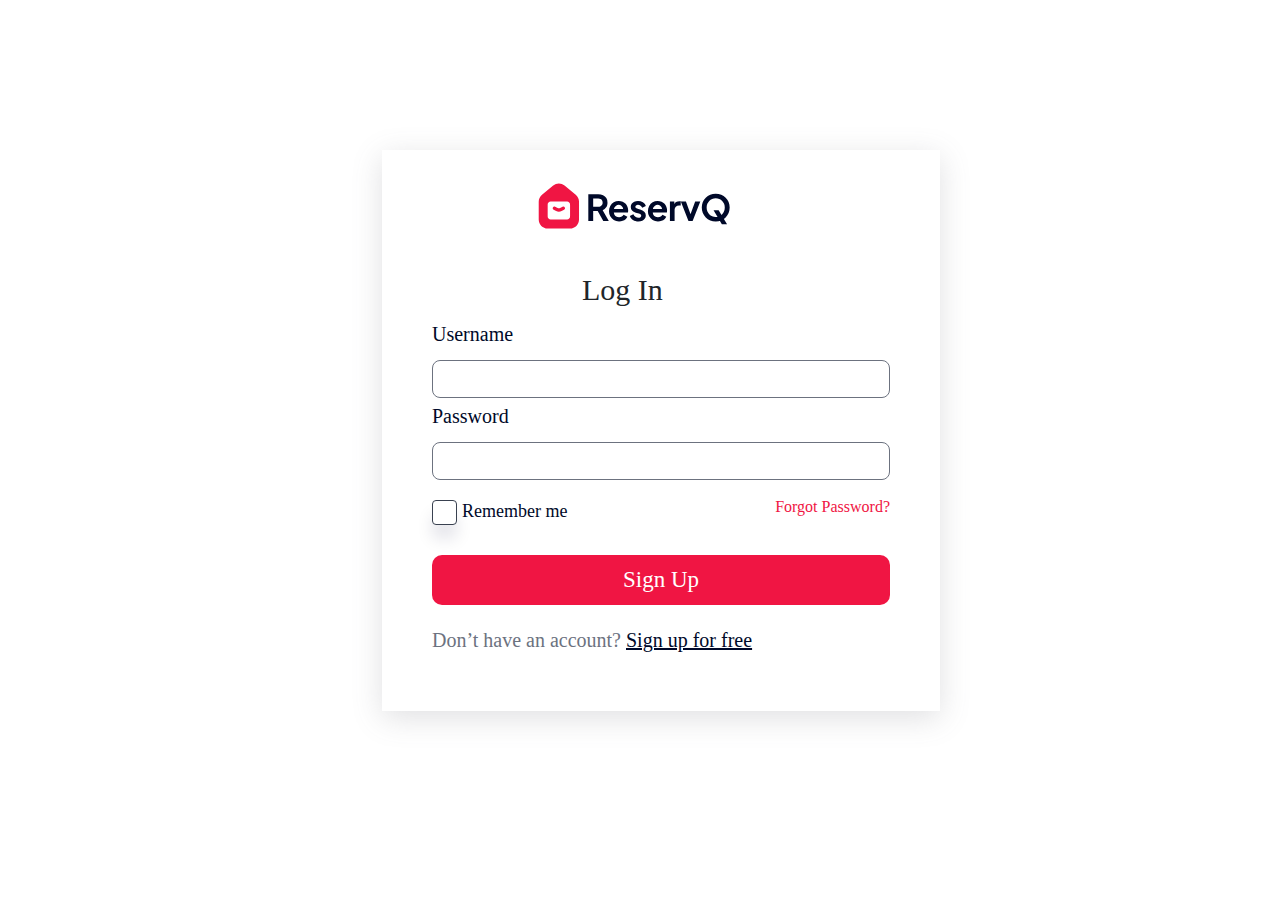
<file: login.html>
<!DOCTYPE html>
<html lang="en">
<head>
    <meta charset="UTF-8">
    <meta name="viewport" content="width=device-width, initial-scale=1.0">

    <link rel="stylesheet" href="BootstrapClass/css/bootstrap.css">
    <link rel="stylesheet" href="index.css">
    <title>Document</title>
</head>
<body>
    

    <div class="container mb-5">
        <div class="login">

            <div class="l-img">
                <img src="pictures/images/logo/logo-header.svg" alt="">
            </div>

            <div class="login-text">
                <h2>Log In</h2>
            </div>


            <div class="login-item">
                <div class="login-inner">
                    <label for="exampleFormControlInput1" class="form-label">Username</label>
                    <input type="text" class="form-control" id="exampleFormControlInput1">
                </div>

                <div class="login-inner">
                    <label for="exampleFormControlInput2" class="form-label">Password</label>
                    <input type="text" class="form-control" id="exampleFormControlInput2">
                </div>

                <div class="login-form">
                    <div class="form-check">
                        <input type="checkbox" class="form-check-input" id="grid-check">
                        <label for="grid-check" class="form-label">Remember me</label>
                    </div>


                    <div class="login-btn">
                        <button type="button" class="modal-sign-up-from-btn" data-bs-toggle="modal"
                            data-bs-target="#exampleModal-4" data-bs-dismiss="modal">
                            Forgot Password?
                        </button>

                        <div class="modal fade" id="exampleModal-4" tabindex="-1" aria-hidden="true">
                             <div class="modal-dialog modal-dialog-six">
                                <div class="modal-content modal-content-three ">
                                    <div class="modal-body">


                                        <div class="modal-sign-up-logo">
                                            <img src="pictures/images/logo/logo-header.svg" alt="logo">


                                            <button class="modal-close" data-bs-dismiss="modal"
                                                aria-label="Close">
                                                <span>
                                                    <svg width="24" height="24" viewBox="0 0 24 24" fill="none"
                                                        xmlns="http://www.w3.org/2000/svg">
                                                        <path
                                                            d="M16.2427 7.75786L7.75739 16.2431M16.2427 16.2431L7.75739 7.75781"
                                                            stroke="#F01543" stroke-width="1.5"
                                                            stroke-linecap="round" stroke-linejoin="round" />
                                                    </svg>
                                                </span>
                                            </button>


                                        </div>
                                        <div class="modal-sign-up-text">
                                            <h2>Reset your password</h2>
                                            <p>Enter the email address associated with your account and we'll
                                                send you a link to reset your password.</p>

                                        </div>


                                        <div class="modal-sign-up-from">
                                            <input type="email" class="form-control"
                                                id="exampleFormControlInput2" placeholder="onamsarker@mail.com">
                                        </div>

                                        <div class="modal-sign-up-from-btn-two">
                                            <a href="login.html">Return to login</a>
                                        </div>


                                        <div class="btn-one-modal">
                                            <button type="button" class=" main-btn-four " data-bs-toggle="modal"
                                                data-bs-target="#exampleModal-5" data-bs-dismiss="modal">
                                                Continue

                                                <span>
                                                    <svg width="15" height="15" viewBox="0 0 15 15" fill="none"
                                                        xmlns="http://www.w3.org/2000/svg">
                                                        <g clip-path="url(#clip0_317_13742)">
                                                            <path
                                                                d="M1.41972 8.63898L11.0737 8.63898L7.30373 12.379C7.09177 12.5965 6.97314 12.8882 6.97314 13.192C6.97314 13.4957 7.09177 13.7875 7.30373 14.005C7.51841 14.217 7.80799 14.3359 8.10973 14.3359C8.41146 14.3359 8.70105 14.217 8.91573 14.005L14.6477 8.305C14.8528 8.0869 14.9669 7.79885 14.9669 7.49951C14.9669 7.20018 14.8528 6.91207 14.6477 6.69397L8.91573 0.993959C8.70105 0.781929 8.41146 0.663087 8.10973 0.663087C7.80799 0.663087 7.51841 0.781928 7.30373 0.993959C7.09659 1.20969 6.97748 1.49504 6.96973 1.79401C6.97267 2.09575 7.09238 2.3846 7.30373 2.59998L11.0737 6.35498L1.41972 6.35498C1.12309 6.36377 0.84155 6.48776 0.634836 6.70068C0.428121 6.91361 0.312501 7.19872 0.312501 7.49548C0.312501 7.79225 0.428121 8.07736 0.634835 8.29028C0.84155 8.50321 1.12309 8.6272 1.41972 8.63599L1.41972 8.63898Z"
                                                                fill="white" />
                                                        </g>
                                                    </svg>
                                                </span>
                                            </button>
                                        </div>



                                    </div>





                                </div>
                            </div>
                        </div>


                        <div class="modal fade" id="exampleModal-5" tabindex="-1" aria-hidden="true">
                            <div class="modal-dialog modal-dialog-six">
                                <div class="modal-content">

                                    <div class="modal-body">
                                        <div class="modal-sign-up-text">
                                            <h2>Enter verification code</h2>
                                            <p>We have just sent a verification code to ajoy*****@mail.com</p>
                                        </div>


                                        <div class="modal-sign-up-from modal-sign-up-from-two ">
                                            <input type="email" class="form-control"
                                                id="exampleFormControlInput4">
                                            <input type="email" class="form-control"
                                                id="exampleFormControlInput5">
                                            <input type="email" class="form-control"
                                                id="exampleFormControlInput6">
                                            <input type="email" class="form-control"
                                                id="exampleFormControlInput7">
                                        </div>

                                        <div class="modal-sign-up-from-btn-two">
                                            <a href="#">Send the code again</a>
                                        </div>


                                        <div class="btn-one-modal">
                                            <button type="button" class=" main-btn-four " data-bs-toggle="modal"
                                                data-bs-target="#exampleModal-6" data-bs-dismiss="modal">
                                                Continue

                                                <span>
                                                    <svg width="15" height="15" viewBox="0 0 15 15" fill="none"
                                                        xmlns="http://www.w3.org/2000/svg">
                                                        <g clip-path="url(#clip0_317_13742)">
                                                            <path
                                                                d="M1.41972 8.63898L11.0737 8.63898L7.30373 12.379C7.09177 12.5965 6.97314 12.8882 6.97314 13.192C6.97314 13.4957 7.09177 13.7875 7.30373 14.005C7.51841 14.217 7.80799 14.3359 8.10973 14.3359C8.41146 14.3359 8.70105 14.217 8.91573 14.005L14.6477 8.305C14.8528 8.0869 14.9669 7.79885 14.9669 7.49951C14.9669 7.20018 14.8528 6.91207 14.6477 6.69397L8.91573 0.993959C8.70105 0.781929 8.41146 0.663087 8.10973 0.663087C7.80799 0.663087 7.51841 0.781928 7.30373 0.993959C7.09659 1.20969 6.97748 1.49504 6.96973 1.79401C6.97267 2.09575 7.09238 2.3846 7.30373 2.59998L11.0737 6.35498L1.41972 6.35498C1.12309 6.36377 0.84155 6.48776 0.634836 6.70068C0.428121 6.91361 0.312501 7.19872 0.312501 7.49548C0.312501 7.79225 0.428121 8.07736 0.634835 8.29028C0.84155 8.50321 1.12309 8.6272 1.41972 8.63599L1.41972 8.63898Z"
                                                                fill="white" />
                                                        </g>
                                                    </svg>
                                                </span>
                                            </button>
                                        </div>

                                    </div>




                                </div>
                            </div>
                        </div>


                        <div class="modal fade" id="exampleModal-6" tabindex="-1" aria-hidden="true">
                            <div class="modal-dialog modal-dialog-six">
                                <div class="modal-content">
                                    <div class="modal-body">

                                        <div class="modal-sign-up-text">
                                            <h2>Create new password</h2>
                                            <p>Please enter a new password. Your new password must be different
                                                from previous password.</p>
                                        </div>


                                        <div class="password-from-item">
                                            <div class="password-from-inner">
                                                <input type="password" class="form-control form-control-two"
                                                    id="exampleFormControlInput9" placeholder=" ********">

                                                <div class="eye-icon">
                                                    <span>
                                                        <svg width="36" height="25" viewBox="0 0 36 25"
                                                            fill="none" xmlns="http://www.w3.org/2000/svg">
                                                            <path opacity="0.4" d="M34.6172 5.5V18.5"
                                                                stroke="#96A3BE" stroke-linecap="round" />
                                                            <path
                                                                d="M12.9316 22.1328C7.40864 22.1328 2.93164 17.6558 2.93164 12.1328C2.93164 6.60981 7.40864 2.13281 12.9316 2.13281C18.4546 2.13281 22.9316 6.60981 22.9316 12.1328C22.9316 17.6558 18.4546 22.1328 12.9316 22.1328ZM12.9316 20.1328C15.0534 20.1328 17.0882 19.29 18.5885 17.7897C20.0888 16.2894 20.9316 14.2545 20.9316 12.1328C20.9316 10.0111 20.0888 7.97625 18.5885 6.47596C17.0882 4.97567 15.0534 4.13281 12.9316 4.13281C10.8099 4.13281 8.77508 4.97567 7.27479 6.47596C5.7745 7.97625 4.93164 10.0111 4.93164 12.1328C4.93164 14.2545 5.7745 16.2894 7.27479 17.7897C8.77508 19.29 10.8099 20.1328 12.9316 20.1328ZM11.9316 12.9248C11.4052 12.6951 10.974 12.2911 10.7104 11.7808C10.4469 11.2705 10.367 10.685 10.4844 10.1228C10.6017 9.56051 10.9091 9.05583 11.3548 8.69356C11.8005 8.33129 12.3573 8.13352 12.9316 8.13352C13.506 8.13352 14.0628 8.33129 14.5085 8.69356C14.9542 9.05583 15.2616 9.56051 15.3789 10.1228C15.4963 10.685 15.4164 11.2705 15.1529 11.7808C14.8893 12.2911 14.458 12.6951 13.9316 12.9248V16.1328H11.9316V12.9248Z"
                                                                fill="#96A3BE" />
                                                        </svg>
                                                    </span>
                                                </div>
                                            </div>
                                            <div class="password-from-inner">
                                                <input type="password" class="form-control form-control-two"
                                                    id="exampleFormControlInput10" placeholder="Re- Password">

                                                <div class="eye-icon">
                                                    <span>
                                                        <svg width="36" height="25" viewBox="0 0 36 25"
                                                            fill="none" xmlns="http://www.w3.org/2000/svg">
                                                            <path opacity="0.4" d="M34.6172 5.5V18.5"
                                                                stroke="#96A3BE" stroke-linecap="round" />
                                                            <path
                                                                d="M12.9316 22.1328C7.40864 22.1328 2.93164 17.6558 2.93164 12.1328C2.93164 6.60981 7.40864 2.13281 12.9316 2.13281C18.4546 2.13281 22.9316 6.60981 22.9316 12.1328C22.9316 17.6558 18.4546 22.1328 12.9316 22.1328ZM12.9316 20.1328C15.0534 20.1328 17.0882 19.29 18.5885 17.7897C20.0888 16.2894 20.9316 14.2545 20.9316 12.1328C20.9316 10.0111 20.0888 7.97625 18.5885 6.47596C17.0882 4.97567 15.0534 4.13281 12.9316 4.13281C10.8099 4.13281 8.77508 4.97567 7.27479 6.47596C5.7745 7.97625 4.93164 10.0111 4.93164 12.1328C4.93164 14.2545 5.7745 16.2894 7.27479 17.7897C8.77508 19.29 10.8099 20.1328 12.9316 20.1328ZM11.9316 12.9248C11.4052 12.6951 10.974 12.2911 10.7104 11.7808C10.4469 11.2705 10.367 10.685 10.4844 10.1228C10.6017 9.56051 10.9091 9.05583 11.3548 8.69356C11.8005 8.33129 12.3573 8.13352 12.9316 8.13352C13.506 8.13352 14.0628 8.33129 14.5085 8.69356C14.9542 9.05583 15.2616 9.56051 15.3789 10.1228C15.4963 10.685 15.4164 11.2705 15.1529 11.7808C14.8893 12.2911 14.458 12.6951 13.9316 12.9248V16.1328H11.9316V12.9248Z"
                                                                fill="#96A3BE" />
                                                        </svg>
                                                    </span>
                                                </div>



                                            </div>
                                        </div>

                                        <div class="btn-one-modal">
                                            <button type="button" class=" main-btn-four " data-bs-toggle="modal"
                                                data-bs-target="#exampleModal-7" data-bs-dismiss="modal">
                                                Continue

                                                <span>
                                                    <svg width="15" height="15" viewBox="0 0 15 15" fill="none"
                                                        xmlns="http://www.w3.org/2000/svg">
                                                        <g clip-path="url(#clip0_317_13742)">
                                                            <path
                                                                d="M1.41972 8.63898L11.0737 8.63898L7.30373 12.379C7.09177 12.5965 6.97314 12.8882 6.97314 13.192C6.97314 13.4957 7.09177 13.7875 7.30373 14.005C7.51841 14.217 7.80799 14.3359 8.10973 14.3359C8.41146 14.3359 8.70105 14.217 8.91573 14.005L14.6477 8.305C14.8528 8.0869 14.9669 7.79885 14.9669 7.49951C14.9669 7.20018 14.8528 6.91207 14.6477 6.69397L8.91573 0.993959C8.70105 0.781929 8.41146 0.663087 8.10973 0.663087C7.80799 0.663087 7.51841 0.781928 7.30373 0.993959C7.09659 1.20969 6.97748 1.49504 6.96973 1.79401C6.97267 2.09575 7.09238 2.3846 7.30373 2.59998L11.0737 6.35498L1.41972 6.35498C1.12309 6.36377 0.84155 6.48776 0.634836 6.70068C0.428121 6.91361 0.312501 7.19872 0.312501 7.49548C0.312501 7.79225 0.428121 8.07736 0.634835 8.29028C0.84155 8.50321 1.12309 8.6272 1.41972 8.63599L1.41972 8.63898Z"
                                                                fill="white" />
                                                        </g>
                                                    </svg>
                                                </span>
                                            </button>
                                        </div>



                                    </div>




                                </div>
                            </div>
                        </div>

                        <div class="modal fade" id="exampleModal-7" tabindex="-1" aria-hidden="true">
                            <div class="modal-dialog modal-dialog-six">
                                <div class="modal-content">
                                    <div class="modal-body">


                                        <div class="modal-sign-up-img  ">
                                            <img src="pictures/images/small/modal-imf-7.png" alt="logo">
                                        </div>
                                        <div class="modal-sign-up-text sign-up-text-to  ">
                                            <h2>Your successfully changed your password</h2>
                                            <p>Setting up an account takes less than 1 minute.
                                            </p>
                                        </div>




                                        <div class="btn-one-modal">
                                            <button type="button" class=" main-btn-four "
                                                data-bs-dismiss="modal">
                                                Continue

                                                <span>
                                                    <svg width="15" height="15" viewBox="0 0 15 15" fill="none"
                                                        xmlns="http://www.w3.org/2000/svg">
                                                        <g clip-path="url(#clip0_317_13742)">
                                                            <path
                                                                d="M1.41972 8.63898L11.0737 8.63898L7.30373 12.379C7.09177 12.5965 6.97314 12.8882 6.97314 13.192C6.97314 13.4957 7.09177 13.7875 7.30373 14.005C7.51841 14.217 7.80799 14.3359 8.10973 14.3359C8.41146 14.3359 8.70105 14.217 8.91573 14.005L14.6477 8.305C14.8528 8.0869 14.9669 7.79885 14.9669 7.49951C14.9669 7.20018 14.8528 6.91207 14.6477 6.69397L8.91573 0.993959C8.70105 0.781929 8.41146 0.663087 8.10973 0.663087C7.80799 0.663087 7.51841 0.781928 7.30373 0.993959C7.09659 1.20969 6.97748 1.49504 6.96973 1.79401C6.97267 2.09575 7.09238 2.3846 7.30373 2.59998L11.0737 6.35498L1.41972 6.35498C1.12309 6.36377 0.84155 6.48776 0.634836 6.70068C0.428121 6.91361 0.312501 7.19872 0.312501 7.49548C0.312501 7.79225 0.428121 8.07736 0.634835 8.29028C0.84155 8.50321 1.12309 8.6272 1.41972 8.63599L1.41972 8.63898Z"
                                                                fill="white" />
                                                        </g>
                                                    </svg>
                                                </span>
                                            </button>
                                        </div>



                                    </div>



                                </div>
                            </div>
                        </div>
                    </div>
                </div>
            </div>

            <div class="login-btn1">
                <div class="main-btn-four">
                    <a href="index-2.html">Sign Up</a>
                </div>

                <p>Don’t have an account? <a href="login.html">Sign up for free</a></p>
            </div>
        </div>
    </div>

<script src="BootstrapClass/js/bootstrap.js"></script>
</body>
</html>
</file>
<file: index.css>
*{
    margin: 0;
    padding: 0;
    box-sizing: border-box;
    font-family: "Ubuntu", serif
}

.navbar img{
    margin-left: 30px;
    width: 150px;
}

.navbar a{
    font-size: 19px;
}
.header .nav-btn{
    display: flex;
    align-items: center;
    gap: 24px;
}
.header .nav-btn1{
    position: relative;
    /* margin-left: -10px; */
}
.header .nav-btn1 .form-control{
    font-size: 16px;
    font-style: normal;
    font-weight: 500;
    padding: 13px 20px;
    border-radius: 10px;
    background-color: #19213E;
    border: 1px solid #4D5461;
    color: #6C727F;
    width: 200px;
    height: 50px;
}
.header .nav-btn .search{
    position: absolute;
    top: 13px;
    right: 3px;
}
.header .nav-btn .search button{
    border: 1px solid transparent;
    background-color: #19213E;
    color: #6C727F;
}
a{
    text-decoration: none;
}
.header .nav-btn .link{
    display: flex;
    /* align-items: start; */
    gap: 12px;
}
.header .nav-btn .main-btn-four{
    padding-top: 10px;
    text-align: center;
    background-color: #F01543;
    /* padding: 5px 15px; */
    border-radius: 10px;
    color: #fff;
    margin-left: 50px;
    width: 80px;
    height: 50px;
}
.header .nav-btn .main-btn{
    padding-top: 10px;
    background-color: #F01543;
    text-align: center;
    /* padding: 5px 10px; */
    color: #fff;
    border-radius: 10px;
    width: 90px;
    height: 50px;

}
.m-nav{
    margin-top: 80px;
}
.banner-two{
    padding: 263px 0 247px 0;
    background: url('pictures/images/banner/banner-bg-two.png');
    background-repeat: no-repeat;
    background-size: cover;
    background-position: center;
}
.banner-two .banner-title h1{
    color: #fff;
    padding-top: 200px;
    max-width: 600px;
    font-size: 55px;
    font-style: normal;
    font-weight: 700;
    line-height: 90px;
}
.banner-two .banner-title h1 span{
    background-clip: text;
    color: #F01543;
}
.banner-two p{
    color: #fff;
    padding-top: 30px;
    max-width: 600px;
    font-size: 25px;
    font-style: normal;
    font-weight: 500;
    line-height: 27px;
}
.categories{
    background: url('pictures/images/banner/categories-bg.png');
    background-repeat: no-repeat;
    background-size: cover;
    background-position: top;
    margin-top: 80px;
}
.categories .categories-head h2{
    font-size: 48px;
    font-weight: 700;
    color: #000929;
    line-height: 68px;
    letter-spacing: -0 48px;
    /* margin-bottom: 0; */
}
.chan{
    margin-top: -70px;
}
.seemore{
    text-align: end;
}
.change{
    padding: 13px 32px;
    transition: all 0.5s linear;
    overflow: hidden;
    z-index: 1;
    border-radius: 10px;
}
.categories .seemore .change:hover{
    transition: all 0.5s linear;
    color: #F01543;
}
.categories .seemore .change{
    font-size: 20px;
    font-weight: 500;
    background-color: #fff;
    border: 1px solid#6C727F;
    color: #0B0A0F;
}

.categories-item{
    padding: 15px 0px 15px 15px;
    background-color: #ecf0f1;
    box-shadow: 5px solid#b3b6b7;
    height: 100px;
    border-radius: 20px;
    text-align: center;
    position: relative;
    z-index: 1;
    display: flex;
    align-items: center;
    gap: 12px;
}
.categories-icon{
    display: flex;
    justify-content: center;
}
.image{
    width: 65px;
    background-color: #fff;
    padding: 10px;
    border-radius: 50px;
    position: relative;
}
.image1{
    width: 100%;
}
.image2{
    width: 60px;
    background-color: #fff;
    padding: 10px;
    border-radius: 50px;
    position: relative;
}
.image3{
    width: 65px;
    background-color: #fff;
    padding: 10px 2px;
    border-radius: 50px;
    position: relative;
    overflow: hidden;
}
.content1{
    position: relative;

}
.content1 h3{
    position: relative;
    font-size: 20px;
    padding-left: 10px;
    font-weight: 700;
    color: #000929;
}
.content1 h4{
    position: absolute;
    font-size: 18px;
    padding-left: 10px;
    color: #000929;
    margin-top: -15px;
}
.food-content{
    position: relative;
    display: flex;
}
.food .food-img img{
    height: 375px;
}
.traditional{
    background: url('pictures/images/banner/traditional-bg.png');
    background-repeat: no-repeat;
    background-position: center;
    background-size: cover;
    margin-top: 80px;
}
.traditional .header h1{
    font-size: 48px;
    font-weight: 700;
    font-family: Verdana, Geneva, Tahoma, sans-serif;
    line-height: 140%;
    letter-spacing: -0.48px;
    color: #000929;
}

.traditional .grid ul{
    width: 100%;
    justify-content: space-between;
    display: flex;
    gap: 15px;
    border: 1px solid #0B0A0F;
    padding: 10px;
    margin: 45px 0 48px 0;
    overflow:auto
}
.traditional .grid ul li{
    list-style: none;
    font-size: 16px;
}
.traditional .item{
    position: relative;
    background-color: #fff;
    border-radius: 6px;
    overflow: hidden;
    font-weight: 600;
}
.traditional .item .item-img{
    overflow: hidden;
    position: relative;
    width: 100%;
}
.traditional .item .left-text{
    position: absolute;
    top: 14px;
    left: 13px;
}
.traditional .item .left-icon{
    width: 40px;
    height: 40px;
    background-color: #fff;
    border-radius: 50px;
    text-align: center;
    line-height: 40px;
}
.traditional .item .right-text{
    position: relative;
    top: -40px;
    left: 220px;
}
.traditional .item .right-text h5{
    font-weight: 500;
    color: #fff;
    padding: 8px 10px;
    border-radius: 6px;
    background-color: #000929;
}
.traditional .item .item-img-populer{
    position: absolute;
    bottom: 272px;
    left: -1px;
    z-index: 9;
}
.traditional .item .price .left h3{
    font-size: 30px;
    color: #F01543;
    font-weight: 700;
}
.traditional .item .price{
    display: flex;
    border-bottom: 1.5px solid#e5e6eb66;
}
.traditional .item .price .price-icon{
    color: #FE724C;
}
.traditional .item .price .right{
    margin-left: 200px;
    margin-top: -40px;
}
.traditional .item .price .right h5{
    margin-top: -25px;
    margin-left: 30px;
}
.traditional .item .item-text1 .price .food-text{
    color: #000929;
}
.traditional .item .item-text h3 a{
    font-size: 30px;
    font-style: normal;
    font-weight: 1000;
    line-height: 150%; /* 36px */
    letter-spacing: -0.24px;
    transition: all 0.3s;
    color: #000929;
    font-weight: 500;
}
.traditional .item .item-text1{
    padding: 5px 20px;
    box-shadow: 0px 5px 40px#0000000f;
    height: 350px;
}
.traditional .item .food-item-text1{
    padding: 5px 25px;
    box-shadow: 0px 5px 40px#0000000f;
    height: 350px;
}
.icon{
    color: #F01543;
    margin-top: 10px;
}
.traditional .icon-item .text h5{
    font-size: 20px;
    margin-left: 35px;
    margin-top: -25px;
    color: #4D5461;
}
.traditional .shopping-item{
    margin-left: -25px;
}
.traditional .shopping-item a{
    color: #6C727F;
    font-size: 20px;
    margin-left: 30px;
    justify-content: center;
    display: flex;
    border: 2px solid#d3d5da80;
    padding: 8px 0;
    width: 300px;
    box-sizing: border-box;
    border-radius: 10px;
}
.traditional .item-btn{
    font-size:25px;
    text-align: center;
    padding-bottom: 50px;
}
.traditional .item-btn .btn-item{
    background-color: #F01543;
    padding: 15px 30px;
    color: #fff;
    border-radius: 10px;
}
.traditional .next-btn ul{
    justify-content: end;
    display: flex;
    gap: 24px;
    margin-top: -20px;
}
.traditional .next-btn ul li{
    list-style: none;
}
.traditional .next-btn ul li .act{
    padding: 14px;
}
.traditional .next-btn ul li a{
    padding: 13px;
    border: 1.5px solid #F01543;
    border-radius: 10px;
}
.traditional .next-btn ul li .active{
    background-color: #F01543;
    color: #fff;
    font-size: 20px;
    font-weight: 800;
}
.traditional .page{
    display: flex;
    justify-content: end;
    gap: 24px;
}
.traditional .page li{
    list-style: none;
    margin-top: -20px;
}
.traditional .page li a{
    font-size: 20px;
    font-weight: 800;
    color: #394150;
}
.traditional .page li span{
    border: 1.5px solid#E5E6EB;
    border-radius: 10px;
    height: 30px;
    text-align: center;
    padding: 13px;
}
.restaurant{
    background: url('pictures/images/banner/rest-bg.png');
    padding: 90px 0 60px 0;
}
.restaurant .restaurant-title h2{
    color: #fff;
    font-size: 50px;
    font-weight: 700;
    line-height: 68px;
}
.restaurant .restaurant-title h4{
    font-size: 20px;
    font-weight: 500;
    color: #E5E6EB;
    padding-top: 24px;
    padding-right: 106px;
    line-height: 27px;
}
.restaurant .restaurant-link{
    display: flex;
    align-items: center;
    gap: 32px;
    margin-top: 48px;
}
.restaurant .restaurant-link a{
    display: flex;
    font-size: 20px;
    align-items: center;
    gap: 8px;
    border-radius: 100px;
    border: 1px solid #E5E6EB;
    background: #FFF;
    width: 225px;
    height: 68px;
    font-weight: 700;
    justify-content: center;
    color: #000929;
}
.restaurant .restaurant-link .restaurant-link-two{
    background: #0B0A0F;
    border: 1px solid #0B0A0F;
    color: #fff;
}
.restaurant .restaurant-img-box{
    position: relative;
    display: flex;
}
.restaurant .restaurant-img-box .restaurant-img{
    position: relative;
    display: flex;
    top: 60px;
}
.footer{
    background: url('pictures/images/banner/Footers-bg.png');
    margin-top: 0;
    padding: 110px 0;
}
.footer-box{
    padding-top: 100px;
}
.footer .footer-text{
    padding-top: 12px;
    padding-right: 40px;
}
.footer .footer-text h4{
    color: #F4F4F6;
    font-size: 20px;
    font-weight: 400;
    line-height: 148%; /* 26.64px */
    letter-spacing: -0.09px;
    width: 300px;
}
.footer .footer-icon{
    margin-top: 32px;
}
.footer .footer-icon .icon-footer{
    display: flex;
    align-items: center;
    gap: 14px;
}
.footer .footer-icon .icon-footer a{
    border-radius: 8px;
    background: #19213E;
    width: 40px;
    height: 40px;
    text-align: center;
    line-height: 40px;
    color: #fff;
    font-size: 20px;
    transition: all linear 0.5s;
}
.footer .quick-link-items .quick-link-head{
    padding-left: 30px;
}
.footer .quick-link-items .quick-link-head h3{
    color: #fff;
    line-height: 150%;
    font-weight: 700;
    font-size: 27px;
    letter-spacing: -0.24px;
}
.footer .quick-link-items .quick-link-menu ul li{
    list-style: none;
}
.footer .quick-link-items .quick-link-menu ul li a{
    font-size: 20px;
    color: #fff;
    font-style: normal;
    font-weight: 520;
    line-height: 45px;
    letter-spacing: -0.09px;
}
.footer .quick-link-items .quick-link-menu ul li a:hover{
    color: #F01543;
}
.footer .quick-link-icon .icon-quick{
    position: absolute;
    margin-left: 20px;
    margin-top: 15px;

}
.footer .quick-link-icon .form-control1{
    position: relative;
    width: 200px;
    height: 56px;
    background-color: #e7e5ea33;
    padding-left: 64px;
    border:1px solid#e7e5ea33;
    border-radius: 10px;
    color: #fff;
    border-color: #F01543;
}
.footer .quick-link-icon .quick-link{
    position: relative;
    background-color: #F01543;
    padding: 16px 25px;
    border-radius: 10px;
    color: #fff;
    font-size: 20px;
    font-weight: 400;
}
.footer .quick-link-text{
    padding-top: 32px;
}
.footer .quick-link-text h6{
    color: #fff;
    font-size: 28px;
    line-height: 32px;
    font-weight: 500;
}
.footer .quick-link-img{
    margin-top: 20px;
    gap: 5px;
    display: flex;
}
.copyright{
    background-color: #000929;
    padding: 20px 0;
    color: #9EA3AE;
    text-align: center;
    border-top: 1px solid#ffffff1a;
    font-size: 18px;
    font-style: normal;
    font-weight: 500;
}
.copyright .copyright-text span{
    text-decoration: underline;
}

.inner-banner{
    background: url('pictures/images/banner/inner-bg.png');
    padding: 270px 0 128px 0;
}
.inner-banner .banner-head{
    text-align: center;
}
.inner-banner .banner-head h1{
    color: #fff;
    font-size: 50px;
    font-style: normal;
    font-weight: 700;
    line-height: 68px;
}
.inner-banner .banner-item{
    align-items: center;
    display: flex;
    justify-content: center;
    padding-top: 12px;
    gap: 10px;
}
.inner-banner .banner-item a{
    font-size: 25px;
    color: #fff;
    font-weight: 500;
    line-height: 36px;
    font-style: normal;
    letter-spacing: -0.24px;
}
.inner-banner .banner-item span{
    font-size: 25px;
    color: #fff;
    font-weight: 500;
    line-height: 36px;
    font-style: normal;
}
/* .food-details{
    background: url('pictures/images/banner/all-food-bg.png');
    padding: 100px 0;
    background-color: #fccbd51a; */
/* } */
.blog-news{
    overflow: hidden;
    border-radius: 8px;
}
.blog-news .blog-img{
    display: flex;
    position: relative;
}
.blog-news .blog-img-overlay{
    position: absolute;
    top: 25px;
    left: 25px;
}
.blog-news .blog-img-overlay .blog-img-text h5{
    color: #fff;
    font-size: 20px;
    font-weight: 600;
    font-style: normal;
    line-height: 26px;
}
.blog-news .blog-img-overlay .blog-img-text h3 a{ 
    font-size: 30px;
    color: #fff;
    font-weight: 600;
    line-height: 36px;
    transition: all linear 0.3s;
}
.blog-news .blog-img-overlay .blog-link a{
    font-size: 20px;
    color: #fff;
    font-weight: 500;
    padding-top: 20px;
}
.blog .next-btn ul{
    justify-content: center;
    display: flex;
    gap: 24px;
    margin-top: 30px;
}.blog .next-btn ul li{
    list-style: none;
}
.blog .next-btn ul li .act{
    padding: 14px;
}
.blog .next-btn ul li a{
    padding: 13px;
    border: 1.5px solid #F01543;
    border-radius: 10px;
}
.blog .next-btn ul li .active{
    background-color: #F01543;
    color: #fff;
    font-size: 20px;
    font-weight: 800;
}
.blog .page{
    display: flex;
    justify-content: center;
    gap: 24px;
}
.blog .page li{
    list-style: none;
    margin-top: 30px;
}
.blog .page li a{
    font-size: 20px;
    font-weight: 800;
    color: #394150;
}
.blog .page li span{
    border: 1.5px solid#E5E6EB;
    border-radius: 10px;
    height: 30px;
    text-align: center;
    padding: 13px;
}
.contact .contact-head h2{
    font-size: 48px;
    font-weight: 1000;
    line-height: 60px;
    font-style: normal;
    color: #000929;
    margin-top: 60px;
}
.contact .contact-item{
    padding: 25px 45px 25px 30px;
    border-radius: 20px;
    background-color: #fff;
    width: 440px;
    margin-top: 50px;
    width: 100%;
}
.contact .contact-item .contact-inner{
    display: flex;
    align-items: center;
    gap: 24px;
    padding: 0px 15px 10px 10px;
    box-shadow: rgba(0, 0, 0, 0.24) 0px 3px 8px;
    border-radius: 20px;
    box-sizing: border-box;
    box-shadow: 5px solid #0B0A0F;
}
.contact .contact-item .contact-inner .c-text h5{
    padding-top: 10px;
    font-size: 25px;
    font-weight: 600;
    font-style: normal;
    line-height: 26px;
    color: #000929;
}
.contact .contact-item .contact-inner .c-text p{
    font-size: 18px;
    font-weight: 500;
    color: #747681;
}
.contact .contact-item .contact-inner .c-text a{
    font-size: 25px;
    font-weight: 600;
    font-style: normal;
    color: #000929;
}
.c-form{
    background: url('pictures/images/thumb/from.png');
    background-position: center;
    background-repeat: no-repeat;
    background-size: cover;
    padding: 50px 30px 70px 30px;
    border-radius: 10PX;
    box-shadow: rgba(149, 157, 165, 0.2) 0px 8px 24px;
    height: 780px;
}
.contact .c-form .c-form-item{
    /* display: flex; */
    align-items: center;
    gap: 70px;
}
.contact .c-form .c-form-item .c-form-inner .form-label{
    font-size: 18px;
    font-weight: 500;
    line-height: 36px;
}
.contact .c-form .c-form-item .c-form-inner .form-control{
    border-radius: 10px;
    border: 1px solid #f4f4f4;
    font-size: 16px;
    background-color: #fff;
    font-weight: 500;
    line-height: 30px;
}
.contact .c-btn{
    display: flex;
    margin-left: 50px;
    margin-top: 30px;
    border: 0;
}
.contact .c-btn a{
    color: #fff;
    background-color: #F01543;
    padding: 10px 20px;
    font-size: 20px;
    font-weight: 500;
    border-radius: 10px;
}
.about .a-img{
    position: relative;
}
.about .a-img .a-img-overlay{
    position: absolute;
    top: 55%;
    left: 50%;
    transform: translate(-50%, -50%);
}
.about .a-img .a-img-overlay .a-img-text{
    position: absolute;
    top: 50%;
    left: 50%;
    transform: translate(-50%, -50%);
    text-align: center;
}
.about .a-img .a-img-overlay .a-img-text h2{
    color: #fff;
    font-size: 40px;
    font-weight: 500;
    font-style: normal;
    line-height: 30px;
}
.about .a-img .a-img-overlay .a-img-text span{
    color: #fff;
    font-size: 18px;
    margin-top: -30px;
    font-weight: 500;
    font-style: normal;
}
.about .a-head h2{
    font-size: 55px;
    font-weight: 700;
    font-style: normal;
    line-height: 68px;
    color: #000929;
}
.about .a-head h5{
    font-size: 19px;
    font-weight: 500;
    line-height: 26px;
    padding-top: 18px;
    color: #4D5461;
}
.about .a-text p{
    padding-top: 20px;
    font-size: 18px;
    font-weight: 500;
    line-height: 25px;
    color: #4D5461;
}
.about .a-item{
    margin-top: 30px;
}
.about .a-item .a-icon-text{
    padding-top: 20px;
}
.about .a-item .a-icon-text h3{
    font-size: 25px;
    font-weight: 800;
    line-height: 30px;
    color: #000929;
    font-style: normal;
}
.about .a-item .a-icon-text p{
    font-size: 20px;
    font-weight: 500;
    color: #4D5461;
    font-style: normal;
}
.customer{
    background-color: #000929;
}
.customer .c-head h2{
    color: #fff;
    padding-top: 100px;
    font-size: 50px;
    font-weight: 600;
    text-align: center;
    line-height: 68px;
}
.customer .c-item{
    position: relative;
    border-radius: 20px;
    border: 1.5px solid#ffffff14;
    padding:40px 20px 20px 20px;
    transition: all linear 0.3s;
}
.customer .c-item:hover{
    background-color: rgba(255, 255, 255, 0.1);
}
.customer .c-item:hover::after{
    animation: shine 800ms;
}
.customer .c-item .c-item-text p{
    color: #D3D5DA;
    font-size: 20px;
    margin-top: -40px;
    font-weight: 500;
    font-style: normal;
    line-height: 30px;
}
.customer .customer-inner{
    display: flex;
    align-items: center;
    gap: 24px;
    margin-top: 44px;
}
.customer .customer-icon{
    display: flex;
    margin-top: -70px;
}
.customer .customer-inner h3{
    font-size: 24px;
    font-weight: 700;
    line-height: 36px;
    color: #fff;
    margin-left: 130px;
    position: absolute;
}
.customer .customer-inner h5{
    font-size: 20px;
    color: #fff;
    font-weight: 500;
    position: absolute;
    margin-top: 70px;
    margin-left: 130px;
}

.faq{
    background: url('pictures/images/banner/faq-bg.png');
    background-position: center;
    background-repeat: no-repeat;
    background-size: cover;
}
.faq .faq-head h2{
    color: #000929;
    font-size: 50px;
    font-weight: 600;
    font-style: normal;
    margin-top: 80px;
}
.faq .faq-menu{
    margin-top: 48px;
}
.faq .faq-menu .accordion-item{
    background-color: #fff;
    border: 1.5px solid transparent;
    margin-bottom: 18px;
    border-radius: 10px;
    box-shadow: rgba(0, 0, 0, 0.16) 0px 1px 4px;
}
.faq .faq-menu .accordion-button{
    font-size: 20px;
    font-weight: 500;
    line-height: 27px;
    color: #000929;
    background-color: #fff;
}
.faq .faq-main{
    margin-top: 90px;
}
.faq .faq-img{
    position: relative;
}
.faq .faq-img .faq-img-two{
    width: 218px;
    position: relative;
}
.faq .faq-img .faq-img-overlay{
    position: absolute;
    top: 0;
    left: 0;
    background-color: #000929d6;
    height: 100%;
    width: 218px;
    border-radius: 5px;
}
.faq .faq-img .faq-img-overlay .overlay-text{
    margin-left: 60px;
    margin-top: 70px;
    color: #fff; 
}
.faq .faq-img .faq-img-overlay .overlay-text h2{
    font-size: 40px;
    font-weight: 600;
    font-style: normal;
    line-height: 40px;
}
.faq .faq-img .faq-img-overlay .overlay-text h4{
    font-size: 30px;
    font-weight: 500;
    font-style: normal;
    line-height: 30px;
}
.faq .faq-img .faq-img-overlay-two{
    background-color: #f01543d6;
    border-radius: 5px;
    height: 278px;
}
.faq .faq-img-anime{
   position: absolute;
   height: 278px;
   margin-left: 60px;
   margin-top: 15px;
}
.login{
    width: 50%;
    justify-content: center;
    margin-left: 300px;
    margin-top: 150px;
    box-shadow: rgba(100, 100, 111, 0.2) 0px 7px 29px 0px;
    padding: 40px 50px;
}
.login .l-img img{
    margin-left: 100px;
    width: 200px;
    margin-top: -20px;
}
.login .login-text h2{
    font-size: 30px;
    font-weight: 500;
    margin-top: 30px;
    margin-left: 150px;
}
.login .login-item .login-inner .form-label{
    font-size: 20px;
    font-weight: 500;
    font-style: normal;
    line-height: 36px;
    color: #000929;
}
.login .login-item .login-inner .form-control{
    font-size: 16px;
    font-weight: 500;
    border: 1.2px solid #6C727F;
    background-color: #fff;
    border-radius: 8px;
}
.login .login-item .login-inner .form-control:focus{
    border-color: #F01543;
    box-shadow: 0 14px 16px 0 rgba(11, 2, 55, 0.1);
    color: #000929;
}
.login .login-item .login-form .form-check .form-check-input{
    width: 25px;
    height: 25px;
    margin-top: 20px;
    border: 1px solid #394150;
    box-shadow: 0 14px 16px 0 rgba(11, 2, 55, 0.1);
}
.login .login-item .login-form .form-check .form-check-input:checked{
    background-color: #F01543;
    border-color: #F01543;
    box-shadow: 0 14px 16px 0 rgba(11, 2, 55, 0.1);
}
.login .login-item .login-form .form-check .form-label{
    font-size: 18px;
    margin-top: 18px;
    color: #000929;
    font-weight: 500;
    margin-left: 5px;
}
.login .login-item .login-form{
    display: flex;
    justify-content: space-between;
    align-items: center;
}
.login .login-item .login-form .login-btn .modal-sign-up-from-btn{
    font-size: 16px;
    font-weight: 500;
    line-height: 160%;
    color: #F01543;
    background: #fff;
    border: 0;
}
.login .login-item .login-form .login-btn .modal-dialog {
    max-width: 500px;
    margin: 14.75rem auto;
}
.login .login-item .login-form .login-btn .modal-dialog .modal-content {
    border-radius: 20px;
    border: 1px solid rgba(255, 255, 255, 0.1);
}
.login .login-item .login-form .login-btn .modal-dialog .modal-content .modal-body {
    text-align: center;
}
.login .login-item .login-form .login-btn .modal-dialog .modal-content .modal-body .modal-close{
    border: none;
    border: 1px solid #FCCBD5;
    width: 40px;
    height: 40px;
    border-radius: 8px;
}
.login .login-item .login-form .login-btn .modal-dialog .modal-content .modal-body .modal-img-text {
    padding-top: 24px;
}
.login .login-item .login-form .login-btn .modal-dialog .modal-content .modal-body .modal-img-text h3 {
    font-size: 32px;
    font-style: normal;
    font-weight: 700;
    line-height: 125%; /* 40px */
    letter-spacing: -0.32px;
    color: #000929;
}
.login .login-item .login-form .login-btn .modal-dialog .modal-content .modal-body .modal-btn {
    margin-top: 54px;
    display: flex;
    align-items: center;
    justify-content: center;
    gap: 30px;
}
.login .login-item .login-form .login-btn  .modal-dialog .modal-content .modal-body .modal-btn .no-btn {
    width: 100px;
    height: 44px;
    line-height: 44px;
    background-color: #fff;
    font-size: 18px;
    font-style: normal;
    font-weight: 500;
    line-height: 145%; /* 26.1px */
    letter-spacing: -0.09px;
    color: #000929;
    border: 1px solid #6C727F;
    border-radius: 8px;
    transition: all linear 0.5s;
}
.login .login-item .login-form .login-btn .modal-dialog .modal-content .modal-body .modal-btn .no-btn:hover {
    background-color: #F01543;
    color: #fff;
    border: 1px solid #F01543;
}
.login .login-item .login-form .login-btn  .modal-dialog .modal-content .modal-body .modal-btn .yes-btn {
    background-color: #F01543;
    color: #fff;
    border: 1px solid #F01543;
}
.login .login-item .login-form .login-btn .modal-dialog-six {
    width: 520px;
}
.login .login-item .login-form .login-btn .modal-dialog-six .modal-body {
    padding: 23px 32px 40px 40px;
}
.login .login-item .login-form .login-btn .modal-dialog-six .modal-body .modal-sign-up-logo {
    display: flex;
    align-items: center;
    justify-content: space-between;
}
.login .login-item .login-form .login-btn .modal-dialog-six .modal-body .modal-sign-up-text {
    margin-top: 40px;
}
.login .login-item .login-form .login-btn  .modal-dialog-six .modal-body .modal-sign-up-text h2 {
    font-size: 24px;
    font-weight: 700;
    line-height: 150%;
    /* 36px */
    letter-spacing: -0.24px;
    color: #000929;
}
.login .login-item .login-form .login-btn .modal-dialog-six .modal-body .modal-sign-up-text p {
    font-size: 20px;
    font-weight: 500;
    line-height: 160%;
    color: #6C727F;
    padding-top: 12px;
}
.login .login-item .login-form .login-btn .modal-dialog-six .modal-body .modal-sign-up-from {
    margin: 23px 0;
    display: flex;
    align-items: center;
    gap: 15px;
    justify-content: center;
    text-align: center;
}
.login .login-item .login-form .login-btn .modal-dialog-six .modal-body .modal-sign-up-from .form-control {
    border-radius: 8px;
    background: #F5F5F5;
    border: 0;
    font-size: 16px;
    font-weight: 500;
    line-height: 150%;
    color: #000929;
    height: 50px;
}
.login .login-item .login-form .login-btn .modal-dialog-six .modal-body .modal-sign-up-from .form-control:focus {
    box-shadow: 0 14px 16px 0 transparent !important;
    border-color: transparent;
    color: #000929;
}
.login .login-item .login-form .login-btn .modal-dialog-six .modal-body .modal-sign-up-from-btn-two a {
    font-size: 20px;
    font-weight: 500;
    line-height: 160%;
    color: #F01543;
}
.login .login-item .login-form .login-btn .modal-dialog-six .password-from-item {
    display: flex;
    flex-direction: column;
    gap: 20px;
    margin-top: 24px;
}
.login .login-item .login-form .login-btn .modal-dialog-six .password-from-item .password-from-inner {
    position: relative;
}
.login .login-item .login-form .login-btn .modal-dialog-six .password-from-item .password-from-inner .eye-icon {
    position: absolute;
    top: 6px;
    left: 20px;
}
.login .login-item .login-form .login-btn .modal-dialog-six .password-from-item .password-from-inner .form-control-two {
    padding-left: 73px !important;
}
  .modal-dialog-six .btn-one-modal {
    display: flex;
    justify-content: center;
    margin-top: 25px;
  }
  .login .login-item .login-form .login-btn .modal-dialog-six .btn-one-modal .main-btn-four {
    width: 280px;
    height: 60px;
    display: flex;
    align-items: center;
    justify-content: space-around;
    font-size: 25px;
    font-weight: 500;
    color: #fff;
    background-color: #F01543;
    border: 0;
    border-radius: 10px;
}
.login .login-item .login-form .login-btn .modal-dialog-six .btn-one-modal .main-btn-four span {
    display: inline-block;
    border-radius: 8px;
    background: rgba(255, 255, 255, 0.2);
    width: 34.323px;
    height: 35px;
    transition: all linear 0.3s;
    line-height: 30px;
}
.login .login-item .login-form .login-btn .modal-dialog-six .btn-one-modal .main-btn-four:hover span {
    background-color: #F01543;
}
.login .login-item .login-form .login-btn .modal-dialog-six .modal-sign-up-img {
    text-align: center;
}
.login .login-item .login-form .login-btn .modal-dialog-six .sign-up-text-to {
    margin-top: 0 !important;
    text-align: start;
}
.login .login-btn1 .main-btn-four{
    background-color: #F01543;
    padding: 8px 30px;
    border-radius: 10px;
    text-align: center;
    margin-top: 20px;
}
.login .login-btn1 .main-btn-four a{
    color: #fff;
    font-size: 23px;
    font-weight: 500;
    margin-top: 50px;
}
.login .login-btn1 p{
    font-size: 20px;
    margin-top: 20px;
    color: #6C727F;
}
.login .login-btn1 p a{
    text-decoration: underline;
    color: #000929;
    font-size: 20px;
}
.blog-details .blog-details-title h2{
    margin-top: 50px;
    font-size: 50px;
    font-weight: 800;
    font-style: normal;
    color: #000929;
    line-height: 60px;
}
.blog-details .blog-details-title p{
    margin-top: 30px;
    font-size: 20px;
    color: #394150;
    font-weight: 500;
    line-height: 30px;
}
.blog-details .blog-details-text h4{
    margin-top: 30px;
    font-size: 25px;
    font-weight: 600;
    font-style: normal;
    line-height: 36px;
    color: #000929;
}
.blog-details .blog-details-text p{
    margin-top: 20px;
    font-size: 20px;
    font-weight: 500;
    font-style: normal;
    line-height: 30px;
    color: #394150;
}
.blog-details .blog-details-text1{
    margin-top: 30px;
    position: relative;
    background-color: #F01543;
    padding: 38px 44px 36px 30px;
    border-radius: 10px;
}
.blog-details .blog-details-text1-img{
    position: absolute;
    top: 24px;
    left: 30px;
}
.blog-details .blog-details-text1 p{
    color: #fff;
    font-size: 20px;
    font-weight: 500;
    line-height: 30px;
    margin-top: 30px;
}
.blog-details .blog-details-text-box p{
    margin-top: 32px;
    font-size: 18px;
    font-weight: 500;
    font-style: normal;
    line-height: 26px;
    color: #394150;
}
.blog-details .tag-details{
    display: flex;
    align-items: center;
    gap: 20px;
}
.blog-details .tag-details .tag-text h4{
    font-size: 25px;
    font-weight: 600;
    font-style: normal;
    line-height: 20px;
    color: #000929;
}
.blog-details .tag-details .tag{
    display: flex;
    gap: 10px;
    align-items: center;
    margin-top: 5px;
}
.blog-details .tag-details .tag li{
    list-style: none;
}
.blog-details .tag-details .tag li a{
    font-size: 20px;
    color: #61657E;
    font-weight: 500;
    font-style: normal;
    line-height: 30px;
}
.blog-details .tag-details-two{
    display: flex;
    margin-left: 20px;
}
.blog-details .tag-details-two .share{
    display: flex;
    gap: 10px;
}
.blog-details .tag-details-two .share li{
    list-style: none;
}
.blog-details .tag-details-two .share li a .bd-icon{
    width: 43px;
    height: 43px;
    background-color: #FCCBD5;
    border-radius: 50px;
    line-height: 40px;
    text-align: center;
    transition: all 0.3s;
}
.blog-details .tag-details-two .share li a .bd-icon span svg{
    fill: currentColor;
  color: #F01543;
  transition: all 0.3s;
}
.blog-details .tag-details-two .share li a:hover .bd-icon{
    background-color: #F01543;
}
.blog-details .tag-details-two .share li a:hover .bd-icon span svg{
    fill: currentColor;
    color: #fff;
}
.blog-details .tag-details-two .share li .active .bd-icon{
    background-color: #F01543;
    transition: all 0.3s;
}
.blog-details .tag-details-two .share li .active .bd-icon span svg{
    fill: currentColor;
    color: #fff;
    transition: all 0.3s;
}
.blog-details .tag-details-two .share li .active:hover .bd-icon{
    background-color: #FCCBD5;
    transition: all 0.3s;
}
.blog-details .tag-details-two .share li .active:hover .bd-icon span svg{
    color: #F01543;
    fill: currentColor;
    transition: all 0.3s;
}
.blog-details .comment .comment-head h2{
    font-size: 28px;
    font-weight: 600;
    font-style: normal;
    line-height: 36px;
}

.blog-details .comment .comment-item{
    background-color: #fff;
    padding: 30px;
    border: 1px solid#E5E6EB;
    border-radius: 4px;
    margin-bottom: 30px;
}
.blog-details .comment .comment-item .comment-inner{
    display: flex;
    gap: 20px;
}
.blog-details .comment .comment-item .comment-inner .comment-item-text p{
    font-size: 20px;
    font-weight: 500;
    font-style: normal;
    color: #6C727F;
    padding: 14px 0;
}
.blog-details .comment .comment-item .comment-inner .comment-item-text-head{
    align-items: center;
    justify-content: space-between;
}
.blog-details .comment .comment-item .comment-inner .comment-item-text-head h5{
    font-size: 25px;
    font-weight: 600;
    font-style: normal;
    color: #000929;
    line-height: 27px;
}
.blog-details .comment .comment-item .comment-inner .comment-item-text .comment-item-text-head h4 a{
    font-size: 22px;
    font-weight: 500;
    line-height: 27px;
    color: #F01543;
    justify-content: end;
}
.blog-details .comment .comment-item .comment-inner .comment-item-text .comment-item-btn a{
    font-size: 18px;
    font-weight: 500;
    font-style: italic;
    color: #F01543;
}
.blog-details .comment-form{
    box-shadow: rgba(149, 157, 165, 0.2) 0px 8px 24px;
    background-color: #f4f4f6;
    text-align: center;
}
.blog-details .comment-form .comment-form-text h3{
    padding-top: 40px;
    font-size: 28px;
    font-weight: 600;
    font-style: normal;
    line-height: 36px;
    color: #000929;
}
.blog-details .comment-form .comment-form-text p{
    font-size: 17px;
    font-weight: 500;
    font-style: normal;
    color: #6C727F;
    line-height: 30px;
}
.blog-details .comment-form-box .comment-form-item .comment-inner-df {
    width: 100%;
    margin-top: 30px;
}
.blog-details .comment-form-box .comment-form-item .comment-inner-df .comment-inner-form{
    width: 75%;
    padding-bottom: 20px;
}
.blog-details .comment-form-box .comment-form-item .comment-inner-df .comment-inner-form .form-control{
    font-size: 20px;
    font-weight: 500;
    line-height: 160%;
    height: 40px;
    padding: 20px 10px 20px 30px;
    color: #9EA3AE;
    border: 1px solid #fff;
    background-color: #fff;
    border-radius: 10px;
}
.blog-details .comment-form-box .comment-form-item .from-inner-two .form-control{
    font-size: 20px;
    font-weight: 500;
    line-height: 160%;
    padding: 20px 10px 20px 30px;
    color: #9EA3AE;
    border: 1px solid #fff;
    background-color: #fff;
    border-radius: 10px;
}
.blog-details .comment-form-box .comment-form-item .from-btn{
    padding-bottom: 50px;
    margin-top: 40px;
}
.blog-details .comment-form-box .comment-form-item .from-btn .main-btn-four{
    background-color: #F01543;
    color: #fff;
    padding: 15px 25px;
    font-size: 24px;
    border-radius: 15px;
}
@media (max-width: 364px) {
    .c-icon{
        position: absolute;
        margin-top: -140px;
        margin-left: 70px;

    }
    .c-icon1{
        margin-top: -100px;
    }
    .c-text{
        margin-top: 80px;
    }
    .c-inner{
        width: 285px;
    }
}
</file>
